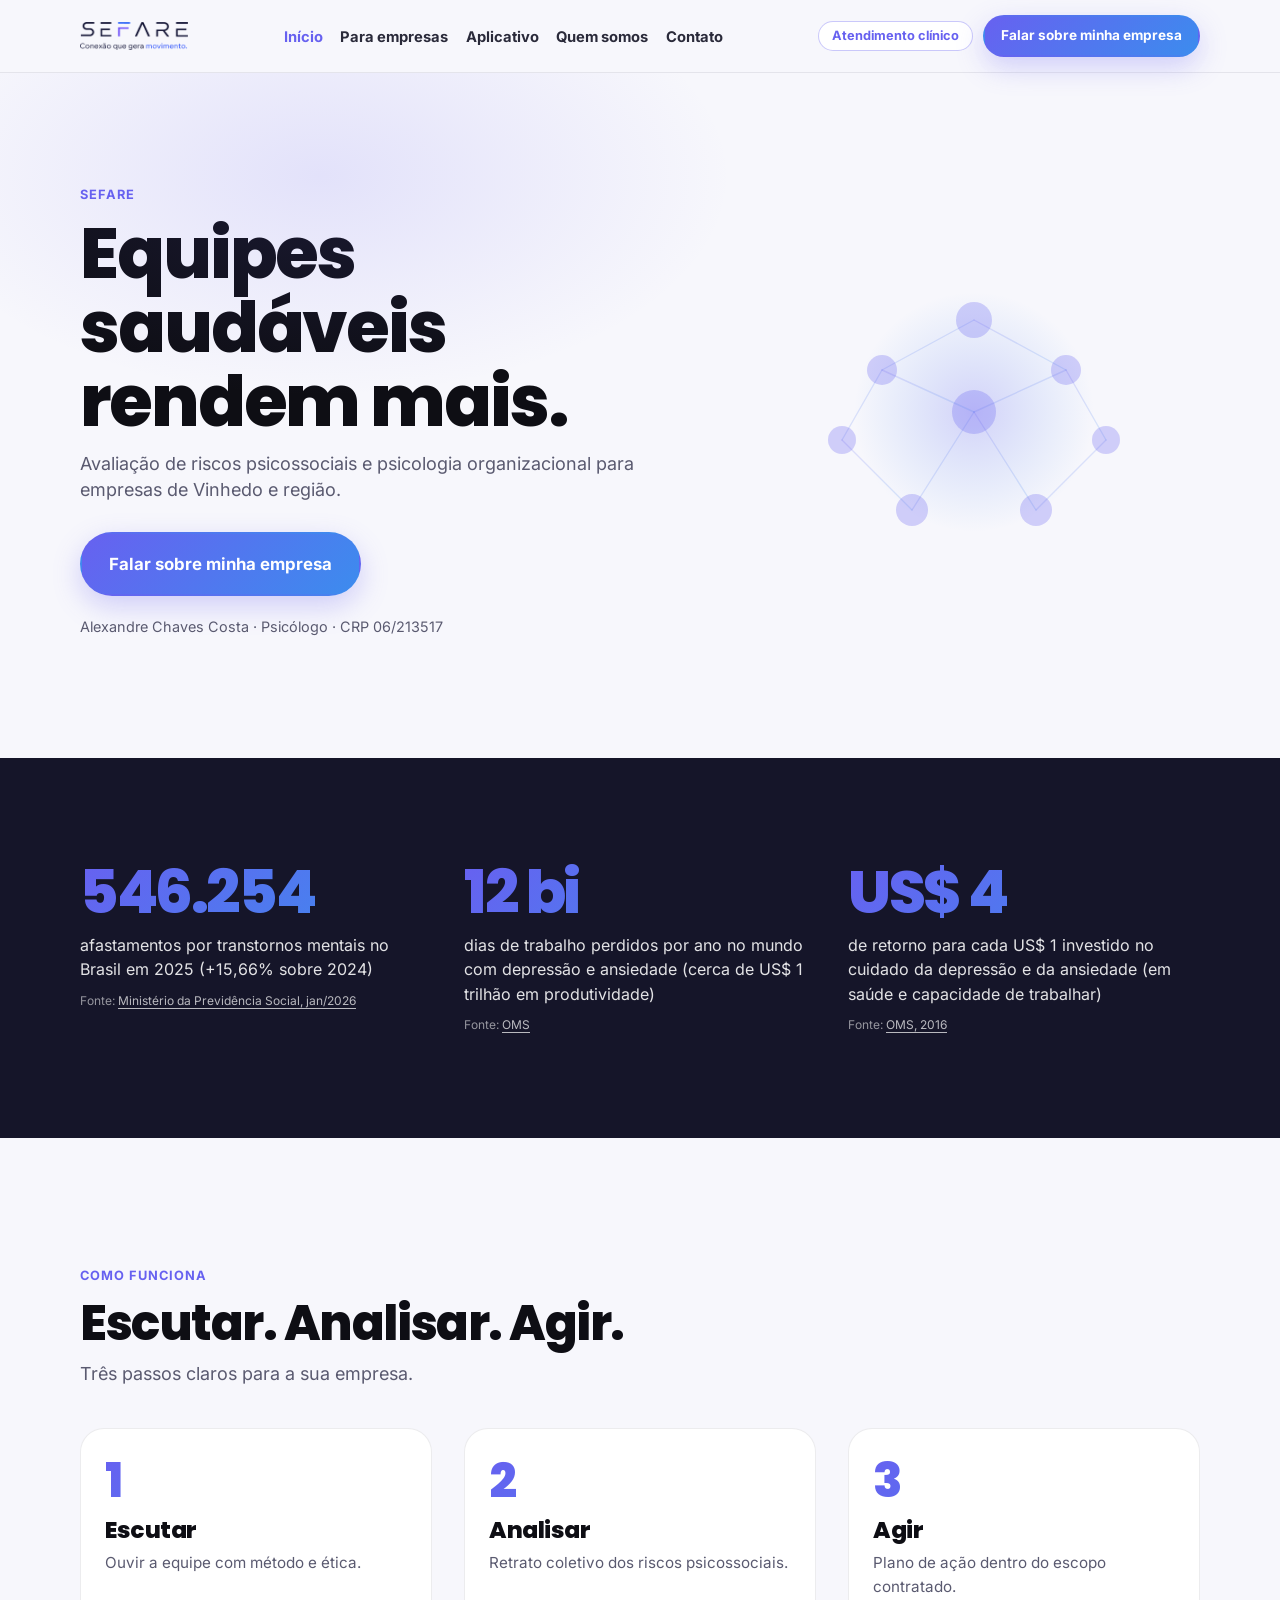
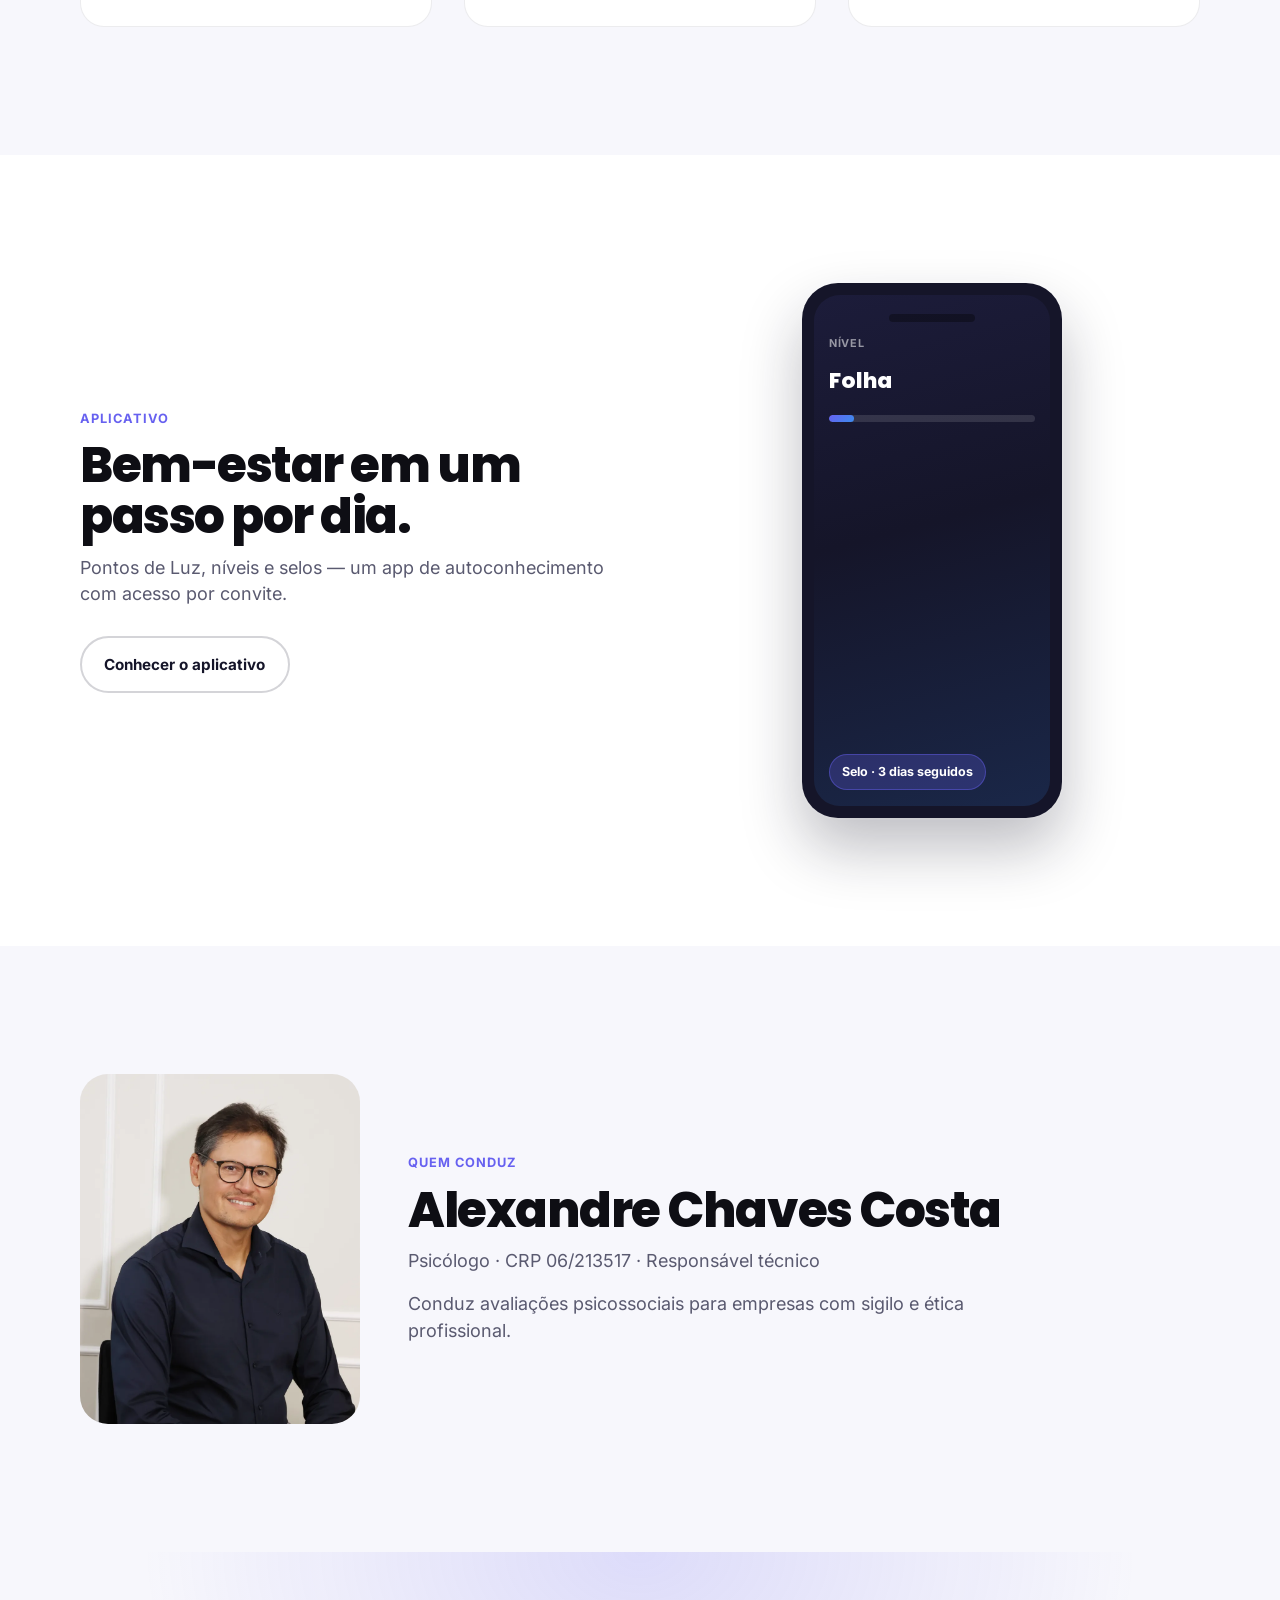
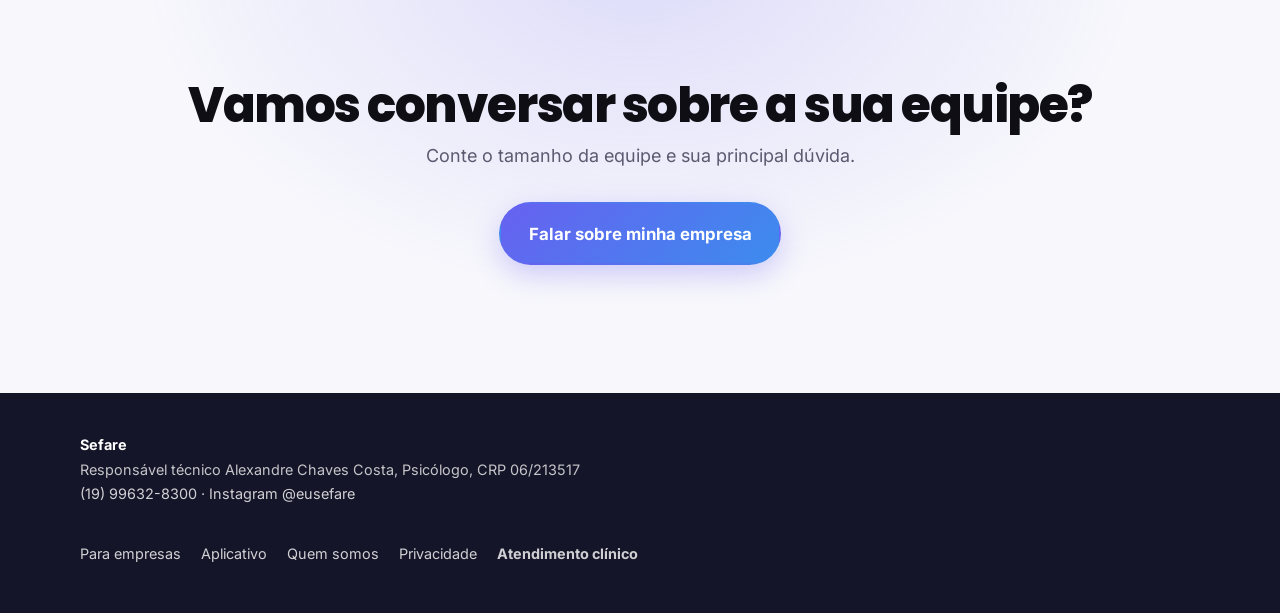
<file: index.html>
<!DOCTYPE html>
<html lang="pt-BR">
<head>
  <meta charset="utf-8">
  <meta name="viewport" content="width=device-width, initial-scale=1">
  <meta name="robots" content="noindex, nofollow">
  <title>Sefare — Psicologia organizacional para empresas</title>
  <meta name="description" content="Avaliação de riscos psicossociais e psicologia organizacional para empresas de Vinhedo e região. Aplicativo de bem-estar. Psicólogo · CRP 06/213517.">
  <link rel="icon" href="assets/img/favicon.png" type="image/png">
  <link rel="stylesheet" href="fonts.css">
  <link rel="stylesheet" href="style.css">
  <script>
    (function () {
      var h = document.documentElement;
      if (/(?:^\?|&)print=1(?:&|$)/.test(location.search || "")) h.classList.add("print-mode");
      if (window.matchMedia && matchMedia("(prefers-reduced-motion: reduce)").matches) h.classList.add("reduced-motion");
    })();
  </script>
</head>
<body>
  <a class="skip-link" href="#conteudo">Ir para o conteúdo</a>

  <header class="site-header">
    <div class="wrap header-inner">
      <a class="brand" href="index.html" aria-label="Sefare — início">
        <img class="brand-logo" src="assets/img/sefare-logo-transp-240.png" width="240" height="48" alt="Sefare">
      </a>
      <nav class="site-nav" id="menu-principal" aria-label="Principal">
        <ul>
          <li><a href="index.html" aria-current="page">Início</a></li>
          <li><a href="empresas.html">Para empresas</a></li>
          <li><a href="aplicativo.html">Aplicativo</a></li>
          <li><a href="quem-somos.html">Quem somos</a></li>
          <li><a href="contato.html">Contato</a></li>
          <li class="nav-clinica-m"><a href="https://neuroalexandrechaves.com" rel="noopener" target="_blank">Atendimento clínico</a></li>
          <li class="nav-wa-m"><a class="btn btn-primary btn-sm" href="https://wa.me/5519996328300?text=Ol%C3%A1%2C%20quero%20falar%20sobre%20a%20avalia%C3%A7%C3%A3o%20de%20riscos%20psicossociais%20da%20minha%20empresa">Falar sobre minha empresa</a></li>
        </ul>
      </nav>
      <div class="header-actions">
        <a class="btn-clinica" href="https://neuroalexandrechaves.com" rel="noopener" target="_blank">Atendimento clínico</a>
        <a class="btn btn-primary btn-sm header-wa" href="https://wa.me/5519996328300?text=Ol%C3%A1%2C%20quero%20falar%20sobre%20a%20avalia%C3%A7%C3%A3o%20de%20riscos%20psicossociais%20da%20minha%20empresa">Falar sobre minha empresa</a>
        <button class="nav-toggle" type="button" aria-expanded="false" aria-controls="menu-principal" aria-label="Abrir menu">
          <span class="nav-toggle-bars" aria-hidden="true"></span>
        </button>
      </div>
    </div>
  </header>

  <main id="conteudo">
    <section class="hero" aria-labelledby="hero-title">
      <div class="wrap hero-grid">
        <div>
          <p class="eyebrow">Sefare</p>
          <h1 id="hero-title">Equipes saudáveis rendem mais.</h1>
          <p class="lead">Avaliação de riscos psicossociais e psicologia organizacional para empresas de Vinhedo e região.</p>
          <div class="hero-ctas">
            <a class="btn btn-primary btn-lg" href="https://wa.me/5519996328300?text=Ol%C3%A1%2C%20quero%20falar%20sobre%20a%20avalia%C3%A7%C3%A3o%20de%20riscos%20psicossociais%20da%20minha%20empresa">Falar sobre minha empresa</a>
          </div>
          <p class="trust-line">Alexandre Chaves Costa · Psicólogo · CRP 06/213517</p>
        </div>
        <div class="hero-team" aria-hidden="true">
          <svg class="hero-team-svg" viewBox="0 0 420 340" focusable="false">
            <defs>
              <linearGradient id="team-line" x1="0%" y1="0%" x2="100%" y2="100%">
                <stop offset="0%" stop-color="#6761F0"/>
                <stop offset="100%" stop-color="#3C8CEE"/>
              </linearGradient>
              <radialGradient id="team-glow" cx="50%" cy="50%" r="50%">
                <stop offset="0%" stop-color="#6761F0" stop-opacity="0.45"/>
                <stop offset="100%" stop-color="#3C8CEE" stop-opacity="0"/>
              </radialGradient>
            </defs>
            <circle class="team-glow" cx="210" cy="170" r="120" fill="url(#team-glow)"/>
            <g class="team-lines" fill="none" stroke="url(#team-line)" stroke-width="1.4" stroke-linecap="round">
              <line class="team-line" style="--i:0" x1="210" y1="78" x2="118" y2="128"/>
              <line class="team-line" style="--i:1" x1="210" y1="78" x2="302" y2="128"/>
              <line class="team-line" style="--i:2" x1="118" y1="128" x2="78" y2="198"/>
              <line class="team-line" style="--i:3" x1="302" y1="128" x2="342" y2="198"/>
              <line class="team-line" style="--i:4" x1="118" y1="128" x2="210" y2="170"/>
              <line class="team-line" style="--i:5" x1="302" y1="128" x2="210" y2="170"/>
              <line class="team-line" style="--i:6" x1="78" y1="198" x2="148" y2="268"/>
              <line class="team-line" style="--i:7" x1="342" y1="198" x2="272" y2="268"/>
              <line class="team-line" style="--i:8" x1="210" y1="170" x2="148" y2="268"/>
              <line class="team-line" style="--i:9" x1="210" y1="170" x2="272" y2="268"/>
              <line class="team-line" style="--i:10" x1="148" y1="268" x2="272" y2="268"/>
            </g>
            <g class="team-nodes">
              <circle class="team-node" style="--i:0" cx="210" cy="78" r="18"/>
              <circle class="team-node" style="--i:1" cx="118" cy="128" r="15"/>
              <circle class="team-node" style="--i:2" cx="302" cy="128" r="15"/>
              <circle class="team-node" style="--i:3" cx="78" cy="198" r="14"/>
              <circle class="team-node" style="--i:4" cx="342" cy="198" r="14"/>
              <circle class="team-node" style="--i:5" cx="210" cy="170" r="22"/>
              <circle class="team-node" style="--i:6" cx="148" cy="268" r="16"/>
              <circle class="team-node" style="--i:7" cx="272" cy="268" r="16"/>
            </g>
          </svg>
        </div>
      </div>
    </section>

    <section class="impacto" aria-labelledby="impacto-title">
      <div class="wrap">
        <h2 id="impacto-title" class="visually-hidden" style="position:absolute;width:1px;height:1px;overflow:hidden;clip:rect(0,0,0,0)">Números que importam</h2>
        <div class="impacto-grid">
          <article class="impacto-item reveal">
            <p class="impacto-num"><span data-count="546254" data-format="br">546.254</span></p>
            <p class="impacto-texto">afastamentos por transtornos mentais no Brasil em 2025 (+15,66% sobre 2024)</p>
            <p class="impacto-fonte">Fonte: <a href="https://www.gov.br/previdencia/pt-br/noticias/2026/janeiro/previdencia-social-concede-546-254-beneficios-por-incapacidade-temporaria-por-transtornos-mentais-e-comportamentais" target="_blank" rel="noopener">Ministério da Previdência Social, jan/2026</a></p>
          </article>
          <article class="impacto-item reveal">
            <p class="impacto-num"><span data-count="12" data-suffix=" bi">12 bi</span></p>
            <p class="impacto-texto">dias de trabalho perdidos por ano no mundo com depressão e ansiedade (cerca de US$ 1 trilhão em produtividade)</p>
            <p class="impacto-fonte">Fonte: <a href="https://www.who.int/news-room/fact-sheets/detail/mental-health-at-work" target="_blank" rel="noopener">OMS</a></p>
          </article>
          <article class="impacto-item reveal">
            <p class="impacto-num"><span data-count="4" data-prefix="US$ ">US$ 4</span></p>
            <p class="impacto-texto">de retorno para cada US$ 1 investido no cuidado da depressão e da ansiedade (em saúde e capacidade de trabalhar)</p>
            <p class="impacto-fonte">Fonte: <a href="https://www.who.int/news/item/13-04-2016-investing-in-treatment-for-depression-and-anxiety-leads-to-fourfold-return" target="_blank" rel="noopener">OMS, 2016</a></p>
          </article>
        </div>
      </div>
    </section>

    <section class="section" id="como-funciona" aria-labelledby="como-title">
      <div class="wrap">
        <p class="eyebrow reveal">Como funciona</p>
        <h2 id="como-title" class="reveal">Escutar. Analisar. Agir.</h2>
        <p class="apoio reveal">Três passos claros para a sua empresa.</p>
        <div class="passos" style="margin-top:2.5rem">
          <article class="passo reveal">
            <div class="passo-n" aria-hidden="true">1</div>
            <h3>Escutar</h3>
            <p>Ouvir a equipe com método e ética.</p>
          </article>
          <article class="passo reveal">
            <div class="passo-n" aria-hidden="true">2</div>
            <h3>Analisar</h3>
            <p>Retrato coletivo dos riscos psicossociais.</p>
          </article>
          <article class="passo reveal">
            <div class="passo-n" aria-hidden="true">3</div>
            <h3>Agir</h3>
            <p>Plano de ação dentro do escopo contratado.</p>
          </article>
        </div>
      </div>
    </section>

    <section class="section section-alt" aria-labelledby="app-title">
      <div class="wrap app-teaser">
        <div class="reveal">
          <p class="eyebrow">Aplicativo</p>
          <h2 id="app-title">Bem-estar em um passo por dia.</h2>
          <p class="apoio">Pontos de Luz, níveis e selos — um app de autoconhecimento com acesso por convite.</p>
          <div class="hero-ctas">
            <a class="btn btn-ghost" href="aplicativo.html">Conhecer o aplicativo</a>
          </div>
        </div>
        <div class="phone reveal" aria-hidden="true">
          <div class="phone-screen">
            <div class="phone-notch"></div>
            <p class="phone-label">Nível</p>
            <p class="phone-level">Folha</p>
            <div class="phone-bar"><span></span></div>
            <div class="phone-badge">Selo · 3 dias seguidos</div>
          </div>
        </div>
      </div>
    </section>

    <section class="section" aria-labelledby="quem-title">
      <div class="wrap quem-grid">
        <img class="quem-foto reveal" src="assets/fotos-alexandre/alexandre-1-retrato-900x1125.webp" width="900" height="1125" alt="Alexandre Chaves Costa">
        <div class="reveal">
          <p class="eyebrow">Quem conduz</p>
          <h2 id="quem-title">Alexandre Chaves Costa</h2>
          <p class="apoio">Psicólogo · CRP 06/213517 · Responsável técnico</p>
          <p class="apoio" style="margin-top:1rem">Conduz avaliações psicossociais para empresas com sigilo e ética profissional.</p>
        </div>
      </div>
    </section>

    <section class="cta-final" aria-labelledby="cta-title">
      <div class="wrap">
        <h2 id="cta-title">Vamos conversar sobre a sua equipe?</h2>
        <p class="apoio">Conte o tamanho da equipe e sua principal dúvida.</p>
        <a class="btn btn-primary btn-lg" href="https://wa.me/5519996328300?text=Ol%C3%A1%2C%20quero%20falar%20sobre%20a%20avalia%C3%A7%C3%A3o%20de%20riscos%20psicossociais%20da%20minha%20empresa">Falar sobre minha empresa</a>
      </div>
    </section>
  </main>

  <footer class="site-footer">
    <div class="wrap footer-inner">
      <p class="footer-meta">
        <strong>Sefare</strong><br>
        Responsável técnico Alexandre Chaves Costa, Psicólogo, CRP 06/213517<br>
        <a href="https://wa.me/5519996328300?text=Ol%C3%A1%2C%20quero%20falar%20sobre%20a%20avalia%C3%A7%C3%A3o%20de%20riscos%20psicossociais%20da%20minha%20empresa">(19) 99632-8300</a>
        ·
        <a href="https://www.instagram.com/eusefare/" rel="noopener" target="_blank">Instagram @eusefare</a>
      </p>
      <nav class="footer-links" aria-label="Links do rodapé">
        <a href="empresas.html">Para empresas</a>
        <a href="aplicativo.html">Aplicativo</a>
        <a href="quem-somos.html">Quem somos</a>
        <a href="contato.html#privacidade">Privacidade</a>
        <a class="btn-clinica btn-clinica-rodape" href="https://neuroalexandrechaves.com" rel="noopener" target="_blank">Atendimento clínico</a>
      </nav>
    </div>
  </footer>

  <div class="wa-bar">
    <a class="btn btn-primary" href="https://wa.me/5519996328300?text=Ol%C3%A1%2C%20quero%20falar%20sobre%20a%20avalia%C3%A7%C3%A3o%20de%20riscos%20psicossociais%20da%20minha%20empresa">Falar sobre minha empresa</a>
  </div>

  <script src="site.js" defer></script>
</body>
</html>
</file>
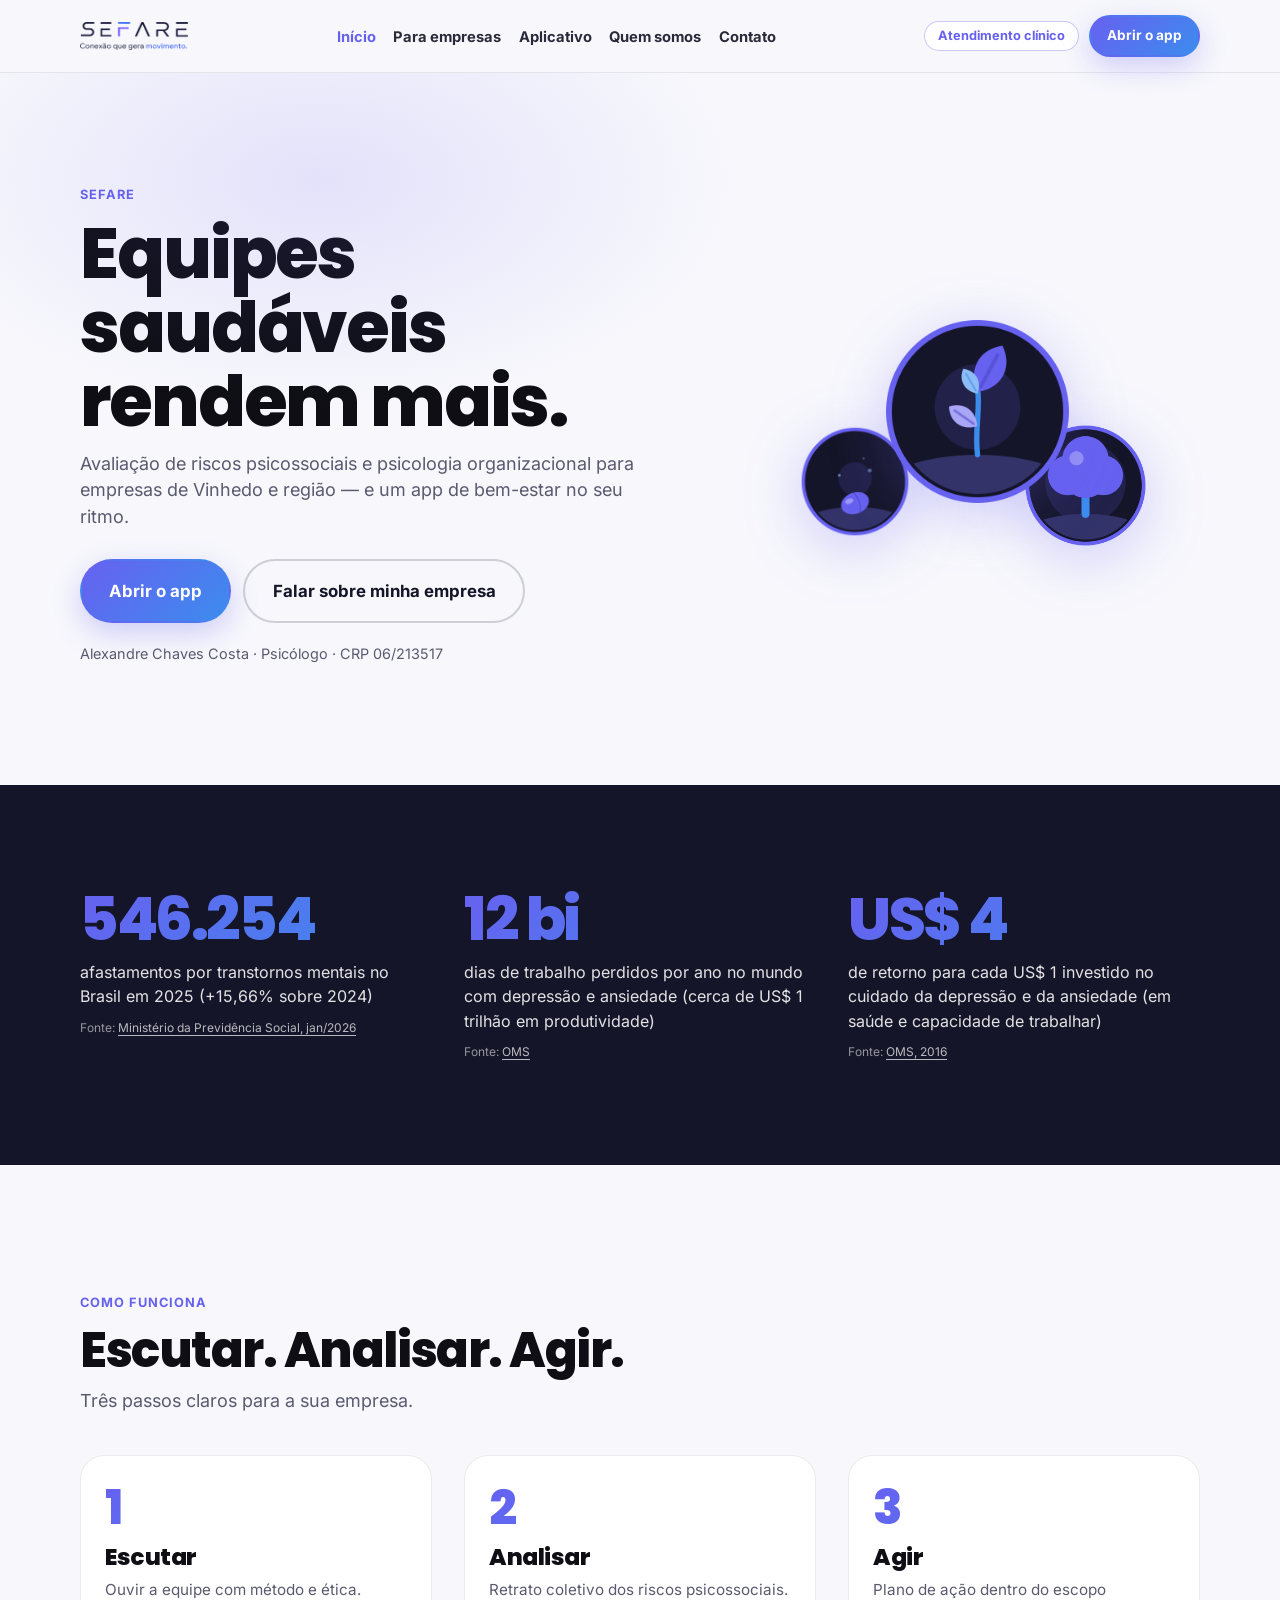
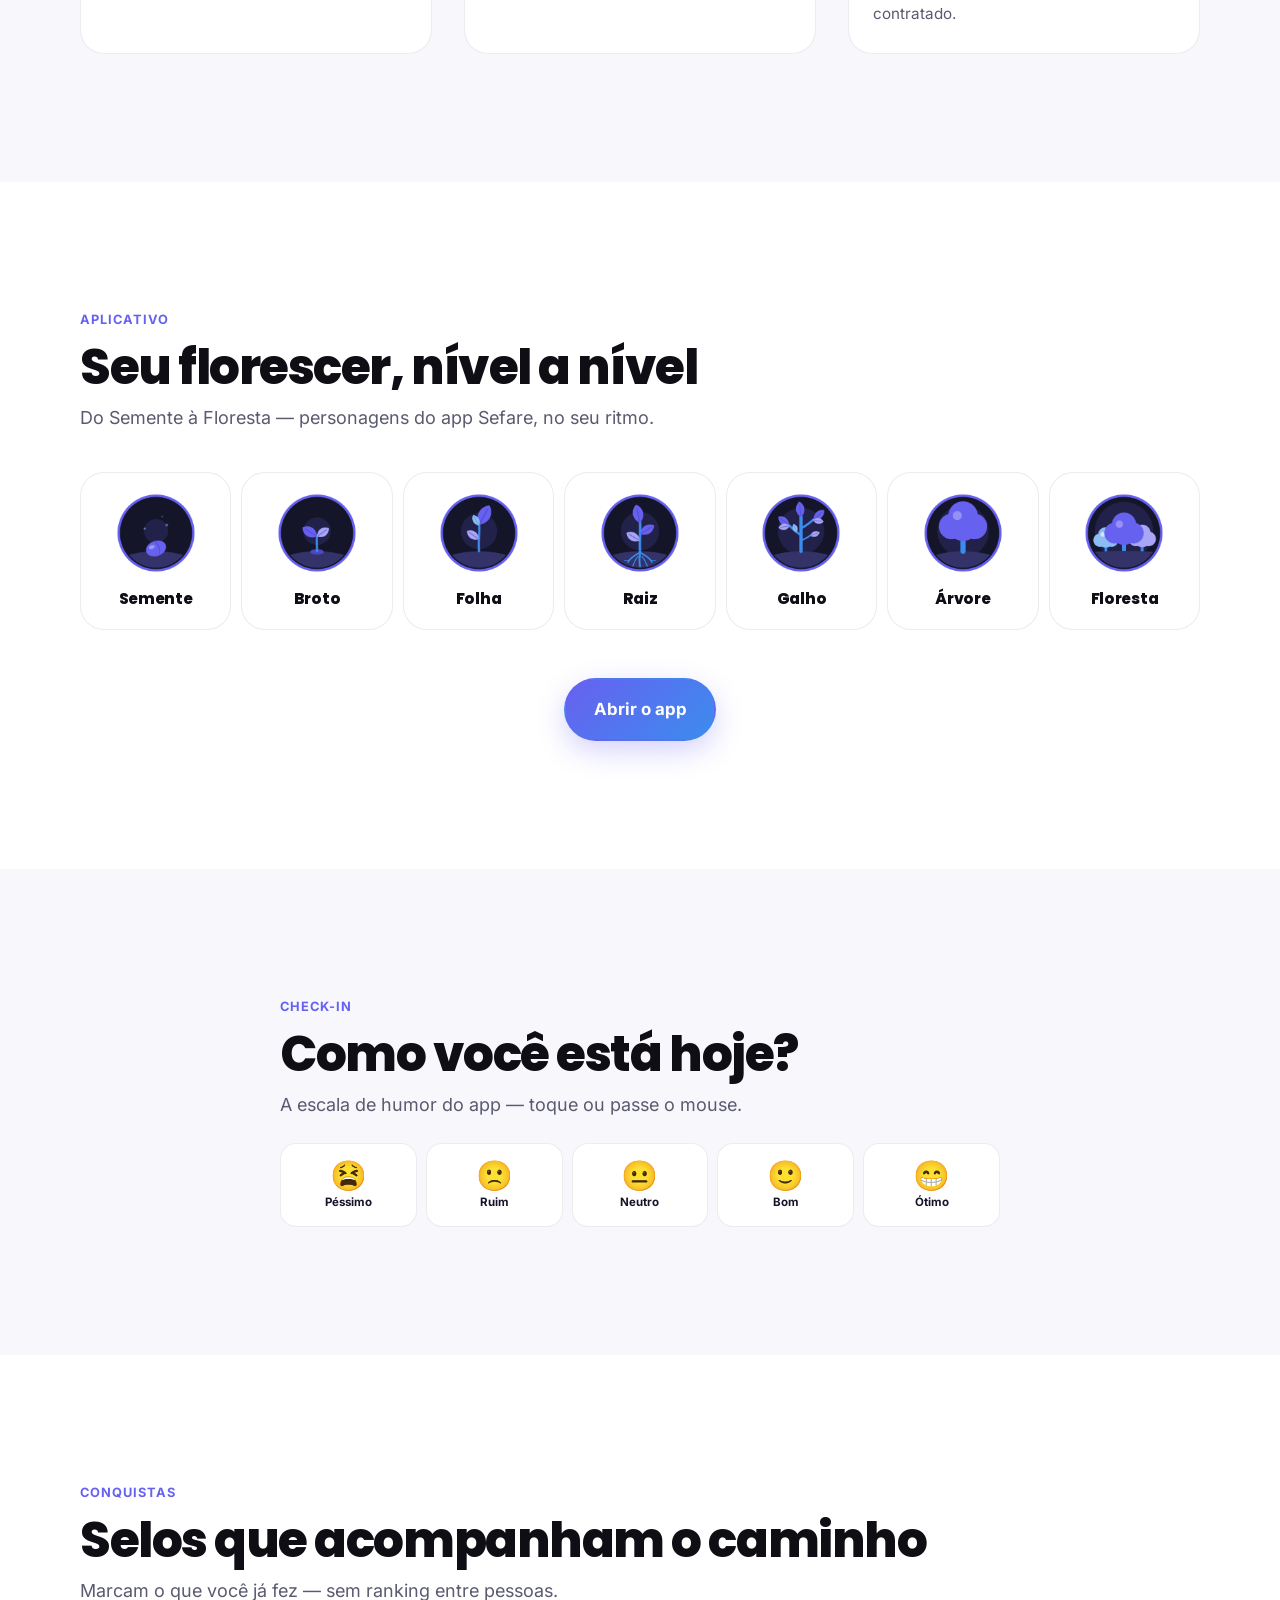
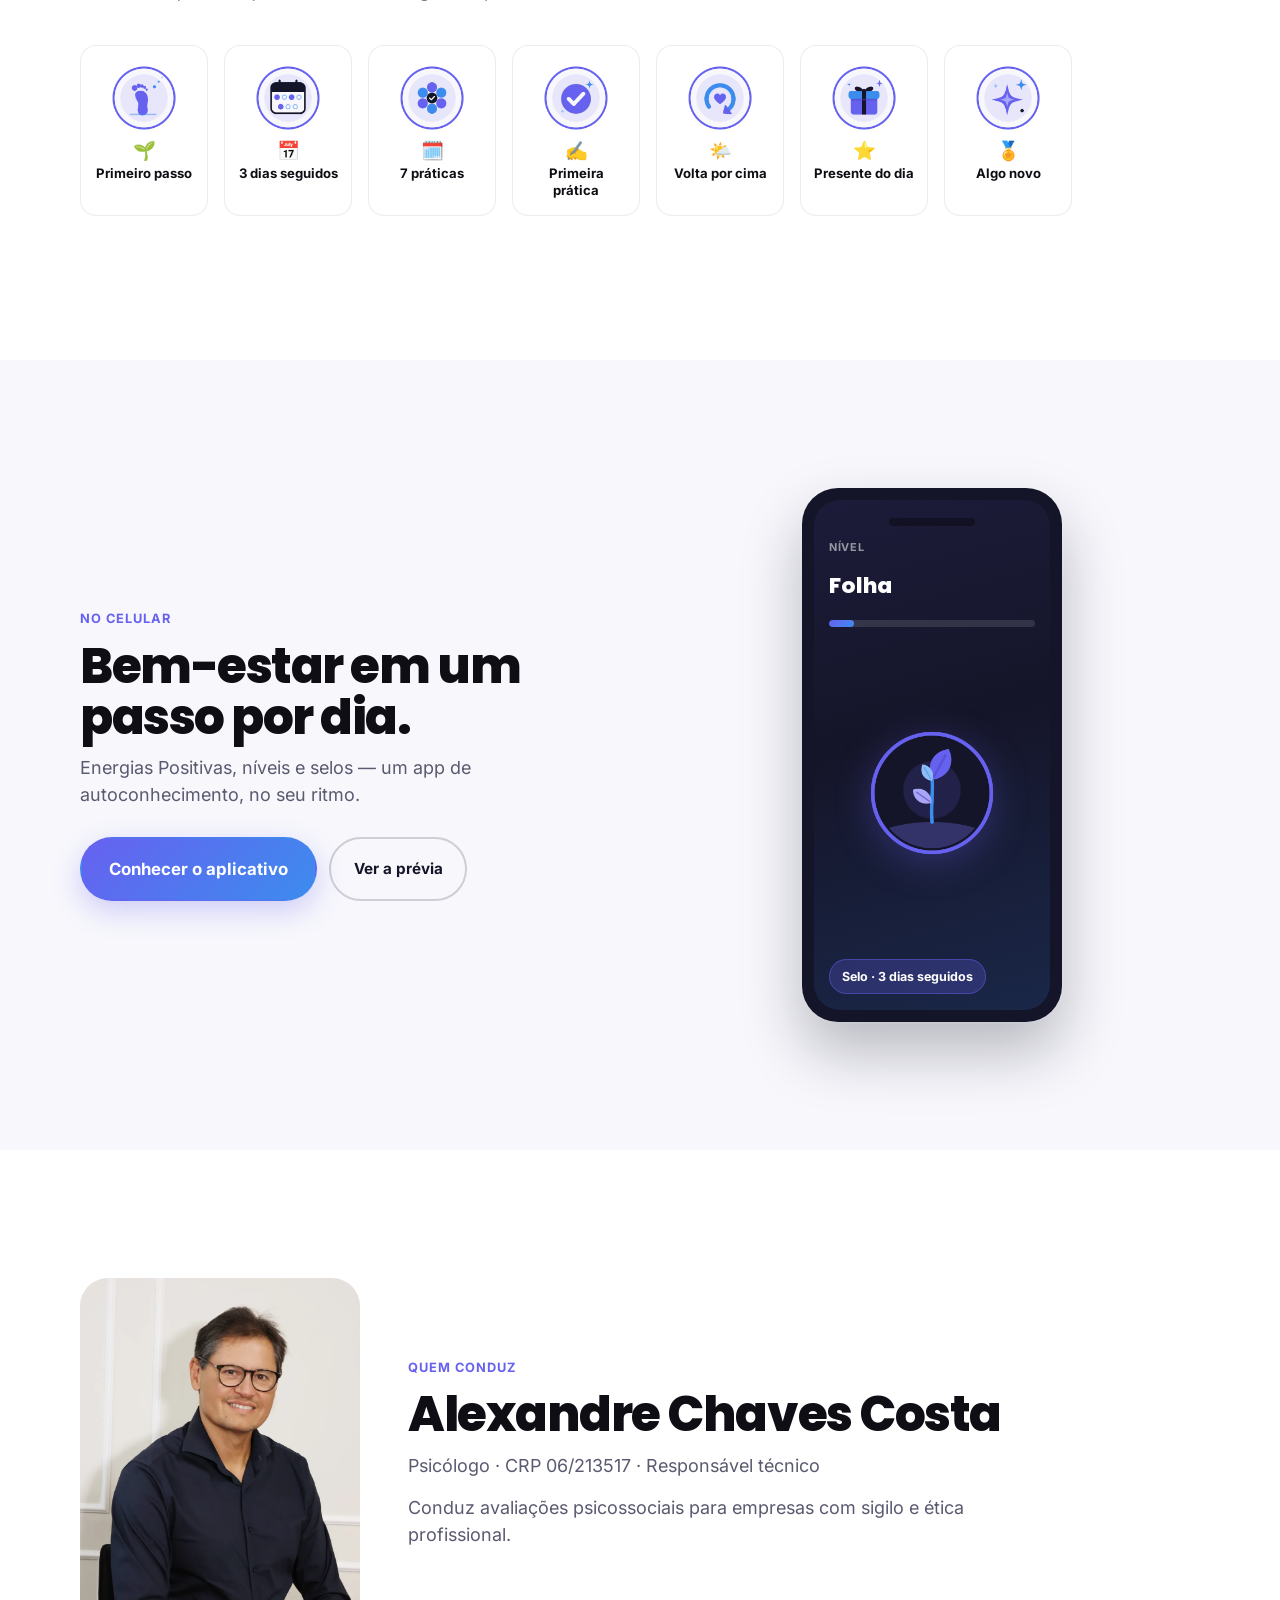
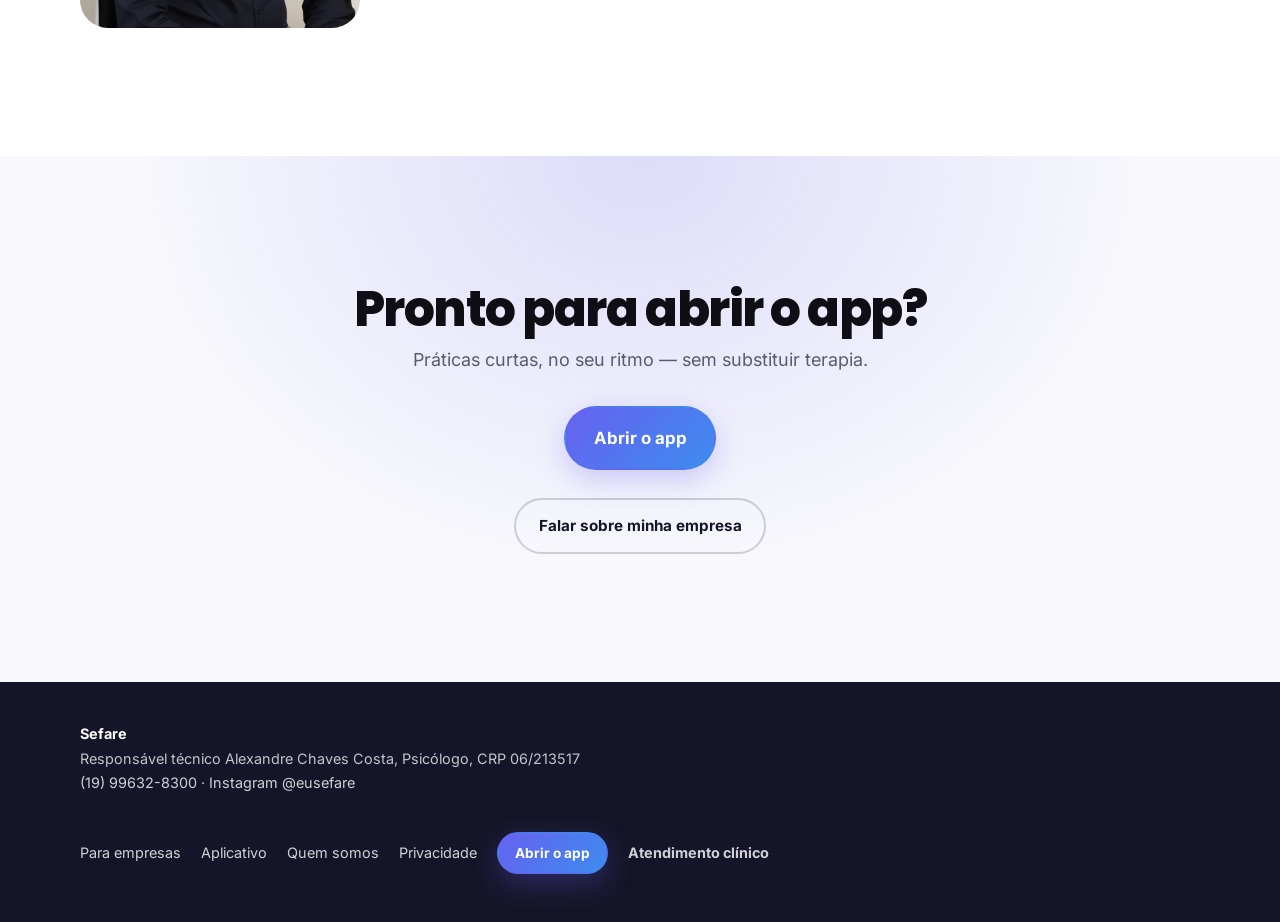
<file: v5-app/index.html>
<!DOCTYPE html>
<html lang="pt-BR">
<head>
  <meta charset="utf-8">
  <meta name="viewport" content="width=device-width, initial-scale=1">
  <meta name="robots" content="noindex, nofollow">
  <title>Sefare — Psicologia organizacional e aplicativo</title>
  <meta name="description" content="Avaliação de riscos psicossociais e psicologia organizacional para empresas de Vinhedo e região. Aplicativo de bem-estar. Psicólogo · CRP 06/213517.">
  <link rel="icon" href="assets/img/favicon.png" type="image/png">
  <link rel="stylesheet" href="fonts.css">
  <link rel="stylesheet" href="style.css">
  <script>
    (function () {
      var h = document.documentElement;
      if (/(?:^\?|&)print=1(?:&|$)/.test(location.search || "")) h.classList.add("print-mode");
      if (window.matchMedia && matchMedia("(prefers-reduced-motion: reduce)").matches) h.classList.add("reduced-motion");
    })();
  </script>
</head>
<body>
  <a class="skip-link" href="#conteudo">Ir para o conteúdo</a>

  <header class="site-header">
    <div class="wrap header-inner">
      <a class="brand" href="index.html" aria-label="Sefare — início">
        <img class="brand-logo" src="assets/img/sefare-logo-transp-240.png" width="240" height="48" alt="Sefare">
      </a>
      <nav class="site-nav" id="menu-principal" aria-label="Principal">
        <ul>
          <li><a href="index.html" aria-current="page">Início</a></li>
          <li><a href="empresas.html">Para empresas</a></li>
          <li><a href="https://sefare.com.br/aplicativo/">Aplicativo</a></li>
          <li><a href="quem-somos.html">Quem somos</a></li>
          <li><a href="contato.html">Contato</a></li>
          <li class="nav-clinica-m"><a href="https://neuroalexandrechaves.com" rel="noopener" target="_blank">Atendimento clínico</a></li>
          <li class="nav-wa-m"><a class="btn btn-primary btn-sm" href="https://sefare.com.br/aplicativo/">Abrir o app</a></li>
        </ul>
      </nav>
      <div class="header-actions">
        <a class="btn-clinica" href="https://neuroalexandrechaves.com" rel="noopener" target="_blank">Atendimento clínico</a>
        <a class="btn btn-primary btn-sm header-wa" href="https://sefare.com.br/aplicativo/">Abrir o app</a>
        <button class="nav-toggle" type="button" aria-expanded="false" aria-controls="menu-principal" aria-label="Abrir menu">
          <span class="nav-toggle-bars" aria-hidden="true"></span>
        </button>
      </div>
    </div>
  </header>

  <main id="conteudo">
    <section class="hero" aria-labelledby="hero-title">
      <div class="wrap hero-grid">
        <div>
          <p class="eyebrow">Sefare</p>
          <h1 id="hero-title">Equipes saudáveis rendem mais.</h1>
          <p class="lead">Avaliação de riscos psicossociais e psicologia organizacional para empresas de Vinhedo e região — e um app de bem-estar no seu ritmo.</p>
          <div class="hero-ctas">
            <a class="btn btn-primary btn-lg" href="https://sefare.com.br/aplicativo/">Abrir o app</a>
            <a class="btn btn-ghost btn-lg" href="https://wa.me/5519996328300?text=Ol%C3%A1%2C%20quero%20falar%20sobre%20a%20avalia%C3%A7%C3%A3o%20de%20riscos%20psicossociais%20da%20minha%20empresa">Falar sobre minha empresa</a>
          </div>
          <p class="trust-line">Alexandre Chaves Costa · Psicólogo · CRP 06/213517</p>
        </div>
        <div class="hero-cast" aria-hidden="true">
          <img class="hero-cast-img anim-float" style="--i:0" src="assets/app/nivel-3-folha.png" width="256" height="256" alt="">
          <img class="hero-cast-img anim-breathe" style="--i:1" src="assets/app/nivel-1-semente.png" width="180" height="180" alt="">
          <img class="hero-cast-img anim-glow" style="--i:2" src="assets/app/nivel-6-arvore.png" width="200" height="200" alt="">
        </div>
      </div>
    </section>

    <section class="impacto" aria-labelledby="impacto-title">
      <div class="wrap">
        <h2 id="impacto-title" class="visually-hidden" style="position:absolute;width:1px;height:1px;overflow:hidden;clip:rect(0,0,0,0)">Números que importam</h2>
        <div class="impacto-grid">
          <article class="impacto-item reveal">
            <p class="impacto-num"><span data-count="546254" data-format="br">546.254</span></p>
            <p class="impacto-texto">afastamentos por transtornos mentais no Brasil em 2025 (+15,66% sobre 2024)</p>
            <p class="impacto-fonte">Fonte: <a href="https://www.gov.br/previdencia/pt-br/noticias/2026/janeiro/previdencia-social-concede-546-254-beneficios-por-incapacidade-temporaria-por-transtornos-mentais-e-comportamentais" target="_blank" rel="noopener">Ministério da Previdência Social, jan/2026</a></p>
          </article>
          <article class="impacto-item reveal">
            <p class="impacto-num"><span data-count="12" data-suffix=" bi">12 bi</span></p>
            <p class="impacto-texto">dias de trabalho perdidos por ano no mundo com depressão e ansiedade (cerca de US$ 1 trilhão em produtividade)</p>
            <p class="impacto-fonte">Fonte: <a href="https://www.who.int/news-room/fact-sheets/detail/mental-health-at-work" target="_blank" rel="noopener">OMS</a></p>
          </article>
          <article class="impacto-item reveal">
            <p class="impacto-num"><span data-count="4" data-prefix="US$ ">US$ 4</span></p>
            <p class="impacto-texto">de retorno para cada US$ 1 investido no cuidado da depressão e da ansiedade (em saúde e capacidade de trabalhar)</p>
            <p class="impacto-fonte">Fonte: <a href="https://www.who.int/news/item/13-04-2016-investing-in-treatment-for-depression-and-anxiety-leads-to-fourfold-return" target="_blank" rel="noopener">OMS, 2016</a></p>
          </article>
        </div>
      </div>
    </section>

    <section class="section" id="como-funciona" aria-labelledby="como-title">
      <div class="wrap">
        <p class="eyebrow reveal">Como funciona</p>
        <h2 id="como-title" class="reveal">Escutar. Analisar. Agir.</h2>
        <p class="apoio reveal">Três passos claros para a sua empresa.</p>
        <div class="passos" style="margin-top:2.5rem">
          <article class="passo reveal">
            <div class="passo-n" aria-hidden="true">1</div>
            <h3>Escutar</h3>
            <p>Ouvir a equipe com método e ética.</p>
          </article>
          <article class="passo reveal">
            <div class="passo-n" aria-hidden="true">2</div>
            <h3>Analisar</h3>
            <p>Retrato coletivo dos riscos psicossociais.</p>
          </article>
          <article class="passo reveal">
            <div class="passo-n" aria-hidden="true">3</div>
            <h3>Agir</h3>
            <p>Plano de ação dentro do escopo contratado.</p>
          </article>
        </div>
      </div>
    </section>

    <section class="section section-alt" id="florescer" aria-labelledby="florescer-title">
      <div class="wrap">
        <p class="eyebrow reveal">Aplicativo</p>
        <h2 id="florescer-title" class="reveal">Seu florescer, nível a nível</h2>
        <p class="apoio reveal">Do Semente à Floresta — personagens do app Sefare, no seu ritmo.</p>
        <div class="niveis-scroll reveal" tabindex="0" role="region" aria-label="Níveis do aplicativo">
          <ul class="niveis-track">
            <li class="nivel-card">
              <img class="nivel-img anim-float" style="--i:0" src="assets/app/nivel-1-semente.png" width="160" height="160" alt="">
              <strong>Semente</strong>
            </li>
            <li class="nivel-card">
              <img class="nivel-img anim-breathe" style="--i:1" src="assets/app/nivel-2-broto.png" width="160" height="160" alt="">
              <strong>Broto</strong>
            </li>
            <li class="nivel-card">
              <img class="nivel-img anim-glow" style="--i:2" src="assets/app/nivel-3-folha.png" width="160" height="160" alt="">
              <strong>Folha</strong>
            </li>
            <li class="nivel-card">
              <img class="nivel-img anim-float" style="--i:3" src="assets/app/nivel-4-raiz.png" width="160" height="160" alt="">
              <strong>Raiz</strong>
            </li>
            <li class="nivel-card">
              <img class="nivel-img anim-breathe" style="--i:4" src="assets/app/nivel-5-galho.png" width="160" height="160" alt="">
              <strong>Galho</strong>
            </li>
            <li class="nivel-card">
              <img class="nivel-img anim-glow" style="--i:5" src="assets/app/nivel-6-arvore.png" width="160" height="160" alt="">
              <strong>Árvore</strong>
            </li>
            <li class="nivel-card">
              <img class="nivel-img anim-float" style="--i:6" src="assets/app/nivel-7-floresta.png" width="160" height="160" alt="">
              <strong>Floresta</strong>
            </li>
          </ul>
        </div>
        <div class="hero-ctas reveal" style="justify-content:center;margin-top:2rem">
          <a class="btn btn-primary btn-lg" href="https://sefare.com.br/aplicativo/">Abrir o app</a>
        </div>
      </div>
    </section>

    <section class="section" aria-labelledby="humor-home-title">
      <div class="wrap" style="max-width:720px">
        <p class="eyebrow reveal">Check-in</p>
        <h2 id="humor-home-title" class="reveal">Como você está hoje?</h2>
        <p class="apoio reveal">A escala de humor do app — toque ou passe o mouse.</p>
        <div class="mood-strip reveal" role="group" aria-label="Escala de humor">
          <button type="button" class="mood-chip" aria-label="Péssimo"><span class="mood-emoji anim-hop" style="--i:0" aria-hidden="true">😫</span><span>Péssimo</span></button>
          <button type="button" class="mood-chip" aria-label="Ruim"><span class="mood-emoji anim-hop" style="--i:1" aria-hidden="true">🙁</span><span>Ruim</span></button>
          <button type="button" class="mood-chip" aria-label="Neutro"><span class="mood-emoji anim-hop" style="--i:2" aria-hidden="true">😐</span><span>Neutro</span></button>
          <button type="button" class="mood-chip" aria-label="Bom"><span class="mood-emoji anim-hop" style="--i:3" aria-hidden="true">🙂</span><span>Bom</span></button>
          <button type="button" class="mood-chip" aria-label="Ótimo"><span class="mood-emoji anim-hop" style="--i:4" aria-hidden="true">😁</span><span>Ótimo</span></button>
        </div>
      </div>
    </section>

    <section class="section section-alt" aria-labelledby="conquistas-home-title">
      <div class="wrap">
        <p class="eyebrow reveal">Conquistas</p>
        <h2 id="conquistas-home-title" class="reveal">Selos que acompanham o caminho</h2>
        <p class="apoio reveal">Marcam o que você já fez — sem ranking entre pessoas.</p>
        <div class="conquistas-scroll reveal" tabindex="0" role="region" aria-label="Conquistas do aplicativo">
          <ul class="conquistas-track">
            <li class="conquista-card">
              <img src="assets/app/conquista-primeiro-passo.png" width="96" height="96" alt="">
              <span class="conquista-emoji anim-shine" style="--i:0" aria-hidden="true">🌱</span>
              <strong>Primeiro passo</strong>
            </li>
            <li class="conquista-card">
              <img src="assets/app/conquista-semana-de-3-dias.png" width="96" height="96" alt="">
              <span class="conquista-emoji anim-shine" style="--i:1" aria-hidden="true">📅</span>
              <strong>3 dias seguidos</strong>
            </li>
            <li class="conquista-card">
              <img src="assets/app/conquista-7-praticas-total.png" width="96" height="96" alt="">
              <span class="conquista-emoji anim-shine" style="--i:2" aria-hidden="true">🗓️</span>
              <strong>7 práticas</strong>
            </li>
            <li class="conquista-card">
              <img src="assets/app/conquista-primeira-pratica.png" width="96" height="96" alt="">
              <span class="conquista-emoji anim-shine" style="--i:3" aria-hidden="true">✍️</span>
              <strong>Primeira prática</strong>
            </li>
            <li class="conquista-card">
              <img src="assets/app/conquista-voltou-depois-de-pausa.png" width="96" height="96" alt="">
              <span class="conquista-emoji anim-shine" style="--i:4" aria-hidden="true">🌤️</span>
              <strong>Volta por cima</strong>
            </li>
            <li class="conquista-card">
              <img src="assets/app/conquista-presente-do-dia.png" width="96" height="96" alt="">
              <span class="conquista-emoji anim-shine" style="--i:5" aria-hidden="true">⭐</span>
              <strong>Presente do dia</strong>
            </li>
            <li class="conquista-card">
              <img src="assets/app/conquista-experimentou-algo-novo.png" width="96" height="96" alt="">
              <span class="conquista-emoji anim-shine" style="--i:6" aria-hidden="true">🏅</span>
              <strong>Algo novo</strong>
            </li>
          </ul>
        </div>
      </div>
    </section>

    <section class="section" aria-labelledby="app-title">
      <div class="wrap app-teaser">
        <div class="reveal">
          <p class="eyebrow">No celular</p>
          <h2 id="app-title">Bem-estar em um passo por dia.</h2>
          <p class="apoio">Energias Positivas, níveis e selos — um app de autoconhecimento, no seu ritmo.</p>
          <div class="hero-ctas">
            <a class="btn btn-primary btn-lg" href="https://sefare.com.br/aplicativo/">Conhecer o aplicativo</a>
            <a class="btn btn-ghost" href="aplicativo.html">Ver a prévia</a>
          </div>
        </div>
        <div class="phone reveal" aria-hidden="true">
          <div class="phone-screen">
            <div class="phone-notch"></div>
            <p class="phone-label">Nível</p>
            <p class="phone-level">Folha</p>
            <div class="phone-bar"><span></span></div>
            <div class="phone-plant">
              <img class="phone-plant-img anim-breathe" style="--i:0" src="assets/app/nivel-3-folha.png" width="140" height="140" alt="">
            </div>
            <div class="phone-badge">Selo · 3 dias seguidos</div>
          </div>
        </div>
      </div>
    </section>

    <section class="section section-alt" aria-labelledby="quem-title">
      <div class="wrap quem-grid">
        <img class="quem-foto reveal" src="assets/fotos-alexandre/alexandre-1-retrato-900x1125.webp" width="900" height="1125" alt="Alexandre Chaves Costa">
        <div class="reveal">
          <p class="eyebrow">Quem conduz</p>
          <h2 id="quem-title">Alexandre Chaves Costa</h2>
          <p class="apoio">Psicólogo · CRP 06/213517 · Responsável técnico</p>
          <p class="apoio" style="margin-top:1rem">Conduz avaliações psicossociais para empresas com sigilo e ética profissional.</p>
        </div>
      </div>
    </section>

    <section class="cta-final" aria-labelledby="cta-title">
      <div class="wrap">
        <h2 id="cta-title">Pronto para abrir o app?</h2>
        <p class="apoio">Práticas curtas, no seu ritmo — sem substituir terapia.</p>
        <a class="btn btn-primary btn-lg" href="https://sefare.com.br/aplicativo/">Abrir o app</a>
        <p class="trust-line" style="margin-top:1.5rem">
          <a class="btn btn-ghost" href="https://wa.me/5519996328300?text=Ol%C3%A1%2C%20quero%20falar%20sobre%20a%20avalia%C3%A7%C3%A3o%20de%20riscos%20psicossociais%20da%20minha%20empresa">Falar sobre minha empresa</a>
        </p>
      </div>
    </section>
  </main>

  <footer class="site-footer">
    <div class="wrap footer-inner">
      <p class="footer-meta">
        <strong>Sefare</strong><br>
        Responsável técnico Alexandre Chaves Costa, Psicólogo, CRP 06/213517<br>
        <a href="https://wa.me/5519996328300?text=Ol%C3%A1%2C%20quero%20falar%20sobre%20a%20avalia%C3%A7%C3%A3o%20de%20riscos%20psicossociais%20da%20minha%20empresa">(19) 99632-8300</a>
        ·
        <a href="https://www.instagram.com/eusefare/" rel="noopener" target="_blank">Instagram @eusefare</a>
      </p>
      <nav class="footer-links" aria-label="Links do rodapé">
        <a href="empresas.html">Para empresas</a>
        <a href="https://sefare.com.br/aplicativo/">Aplicativo</a>
        <a href="quem-somos.html">Quem somos</a>
        <a href="contato.html#privacidade">Privacidade</a>
        <a class="btn btn-primary btn-sm" href="https://sefare.com.br/aplicativo/">Abrir o app</a>
        <a class="btn-clinica btn-clinica-rodape" href="https://neuroalexandrechaves.com" rel="noopener" target="_blank">Atendimento clínico</a>
      </nav>
    </div>
  </footer>

  <div class="wa-bar">
    <a class="btn btn-primary" href="https://sefare.com.br/aplicativo/">Abrir o app</a>
  </div>

  <script src="site.js" defer></script>
</body>
</html>
</file>
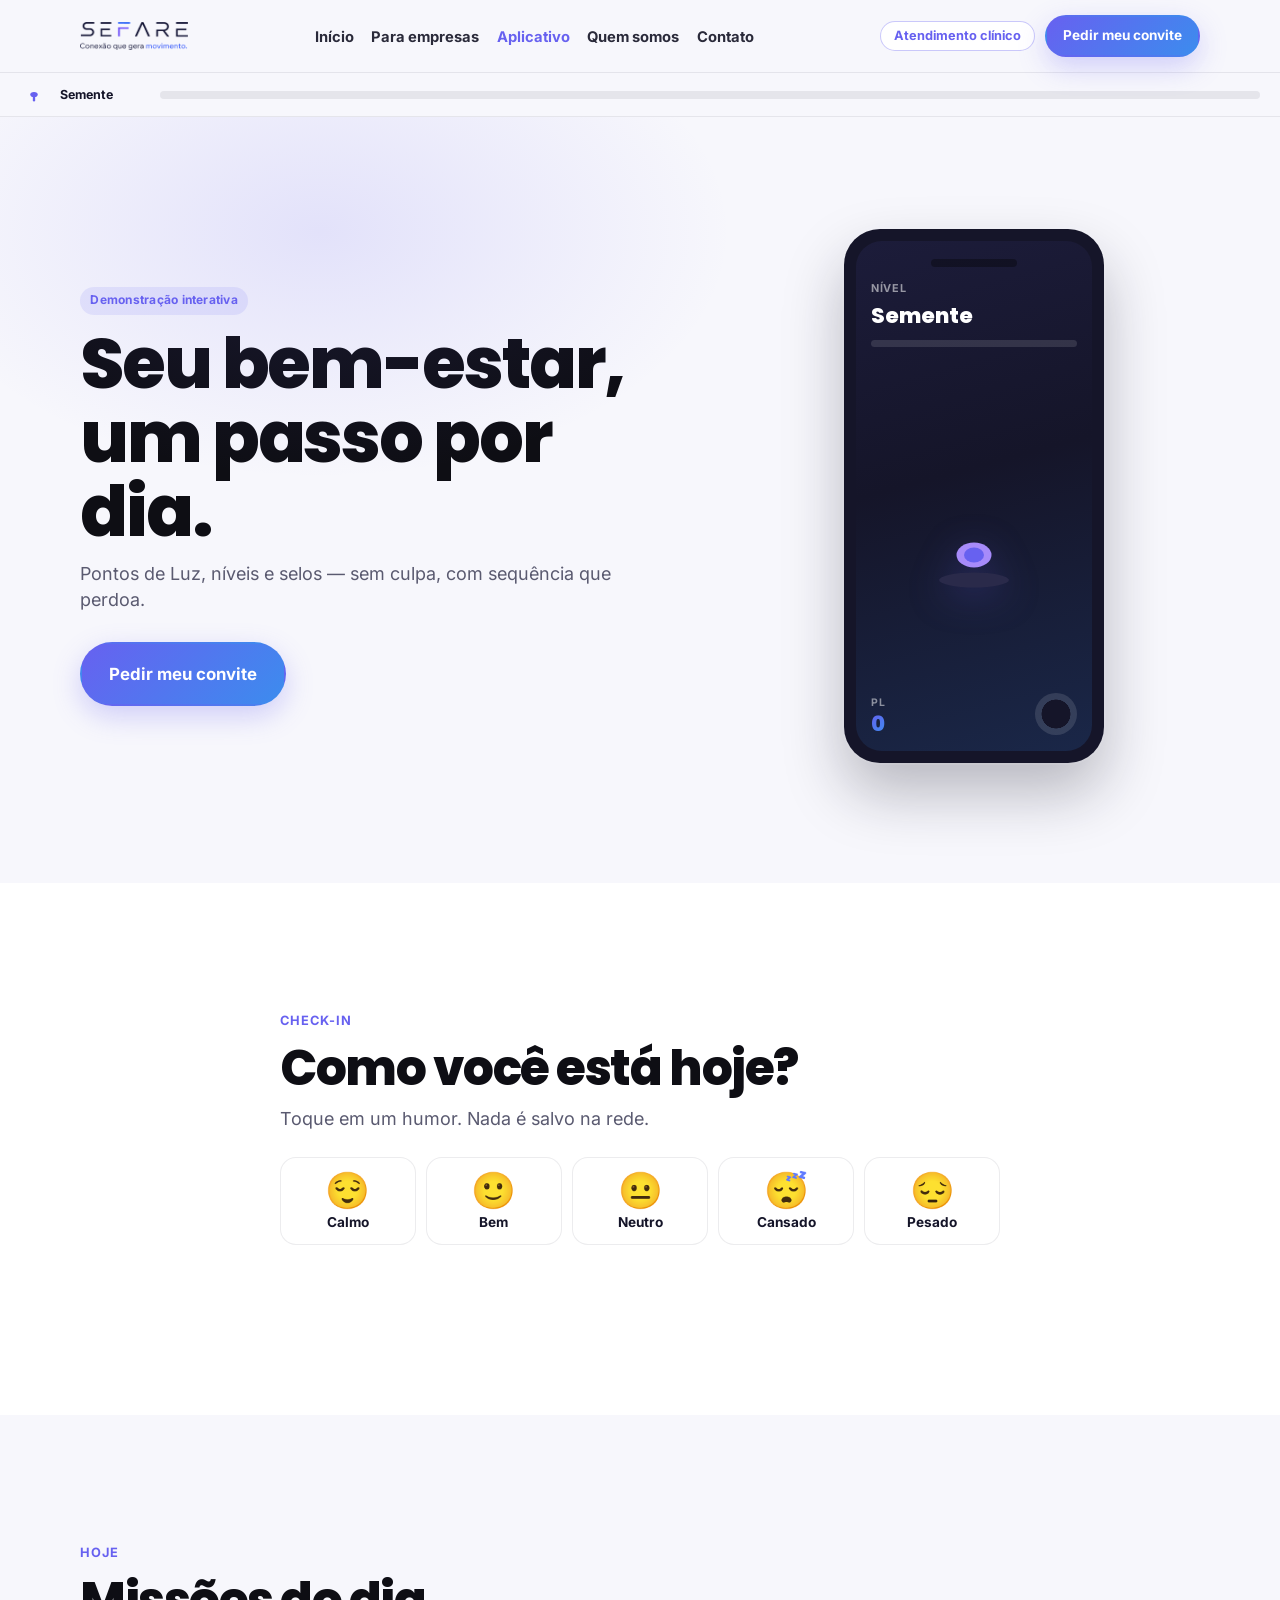
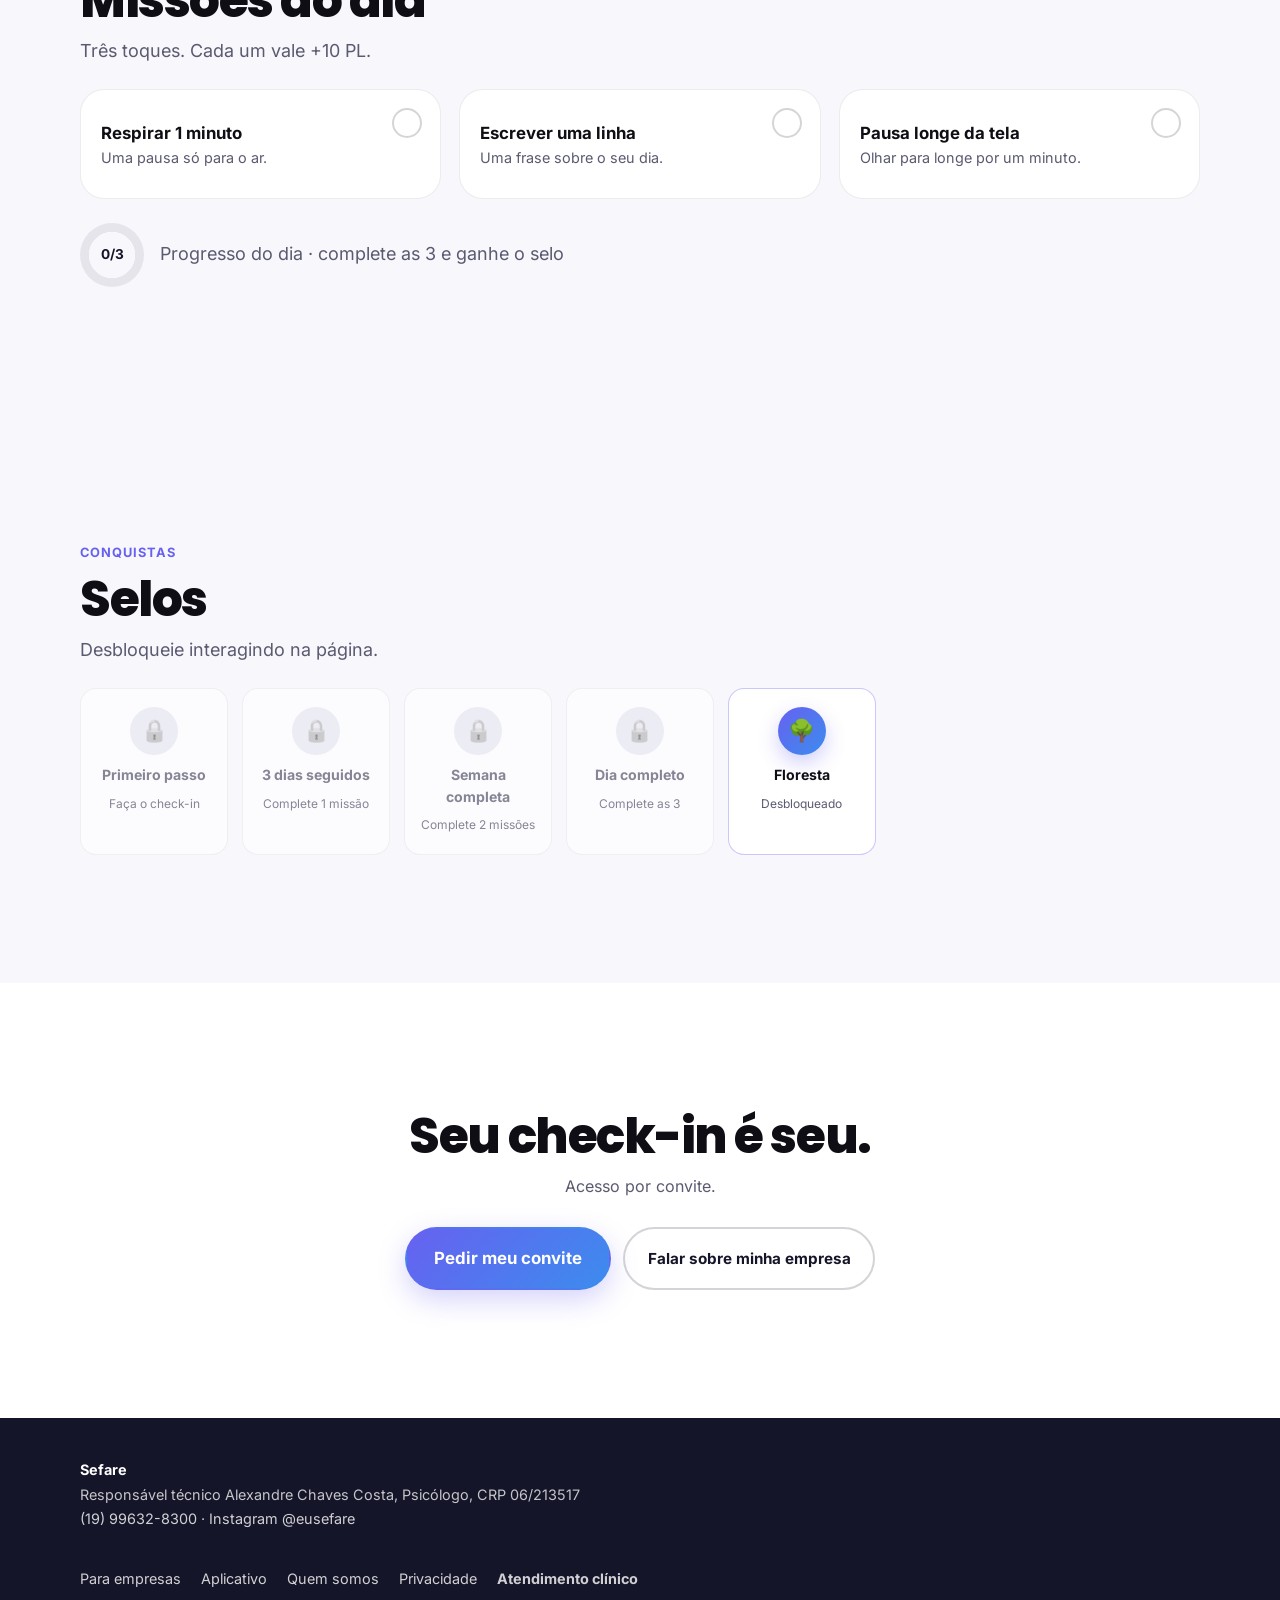
<file: aplicativo.html>
<!DOCTYPE html>
<html lang="pt-BR">
<head>
  <meta charset="utf-8">
  <meta name="viewport" content="width=device-width, initial-scale=1">
  <meta name="robots" content="noindex, nofollow">
  <title>Aplicativo Sefare — Bem-estar e autoconhecimento</title>
  <meta name="description" content="Aplicativo Sefare: Pontos de Luz, níveis Semente à Floresta e selos de conquista. Acesso por convite. Demonstração interativa.">
  <link rel="icon" href="assets/img/favicon.png" type="image/png">
  <link rel="stylesheet" href="fonts.css">
  <link rel="stylesheet" href="style.css">
  <script>
    (function () {
      var h = document.documentElement;
      if (/(?:^\?|&)print=1(?:&|$)/.test(location.search || "")) h.classList.add("print-mode");
      if (window.matchMedia && matchMedia("(prefers-reduced-motion: reduce)").matches) h.classList.add("reduced-motion");
    })();
  </script>
</head>
<body class="app-page">
  <a class="skip-link" href="#conteudo">Ir para o conteúdo</a>

  <header class="site-header">
    <div class="wrap header-inner">
      <a class="brand" href="index.html" aria-label="Sefare — início">
        <img class="brand-logo" src="assets/img/sefare-logo-transp-240.png" width="240" height="48" alt="Sefare">
      </a>
      <nav class="site-nav" id="menu-principal" aria-label="Principal">
        <ul>
          <li><a href="index.html">Início</a></li>
          <li><a href="empresas.html">Para empresas</a></li>
          <li><a href="aplicativo.html" aria-current="page">Aplicativo</a></li>
          <li><a href="quem-somos.html">Quem somos</a></li>
          <li><a href="contato.html">Contato</a></li>
          <li class="nav-clinica-m"><a href="https://neuroalexandrechaves.com" rel="noopener" target="_blank">Atendimento clínico</a></li>
          <li class="nav-wa-m"><a class="btn btn-primary btn-sm" href="https://wa.me/5519996328300?text=Ol%C3%A1%2C%20quero%20saber%20mais%20sobre%20o%20aplicativo%20Sefare">Pedir meu convite</a></li>
        </ul>
      </nav>
      <div class="header-actions">
        <a class="btn-clinica" href="https://neuroalexandrechaves.com" rel="noopener" target="_blank">Atendimento clínico</a>
        <a class="btn btn-primary btn-sm header-wa" href="https://wa.me/5519996328300?text=Ol%C3%A1%2C%20quero%20saber%20mais%20sobre%20o%20aplicativo%20Sefare">Pedir meu convite</a>
        <button class="nav-toggle" type="button" aria-expanded="false" aria-controls="menu-principal" aria-label="Abrir menu">
          <span class="nav-toggle-bars" aria-hidden="true"></span>
        </button>
      </div>
    </div>
  </header>

  <div class="app-xp-bar" role="status" aria-label="Progresso da demonstração">
    <span id="xp-plant" aria-hidden="true"></span>
    <span class="app-xp-meta"><span id="xp-level">Semente</span></span>
    <div class="app-xp-track" aria-hidden="true">
      <div class="app-xp-fill" id="xp-fill"></div>
    </div>
  </div>

  <div id="pl-live" class="visually-hidden" aria-live="polite" style="position:absolute;width:1px;height:1px;overflow:hidden;clip:rect(0,0,0,0)"></div>
  <div id="confetti-layer" class="confetti-layer" aria-hidden="true"></div>
  <div id="app-celebrate" class="app-celebrate" role="status" aria-live="polite"></div>

  <main id="conteudo">
    <section class="hero" aria-labelledby="hero-title">
      <div class="wrap hero-grid">
        <div>
          <span class="demo-tag">Demonstração interativa</span>
          <h1 id="hero-title">Seu bem-estar, um passo por dia.</h1>
          <p class="lead">Pontos de Luz, níveis e selos — sem culpa, com sequência que perdoa.</p>
          <div class="hero-ctas">
            <a class="btn btn-primary btn-lg" href="https://wa.me/5519996328300?text=Ol%C3%A1%2C%20quero%20saber%20mais%20sobre%20o%20aplicativo%20Sefare">Pedir meu convite</a>
          </div>
        </div>
        <div class="phone phone-live" aria-hidden="true">
          <div class="phone-screen">
            <div class="phone-notch"></div>
            <div class="phone-head">
              <p class="phone-label">Nível</p>
              <p class="phone-level" id="phone-level">Semente</p>
              <div class="phone-bar"><span id="phone-bar"></span></div>
            </div>
            <div class="phone-plant" id="phone-plant"></div>
            <div class="phone-foot">
              <div class="phone-pl">
                <span>PL</span>
                <strong id="phone-pl">0</strong>
              </div>
              <div class="phone-ring" id="phone-ring" style="--p:0" title="Anel do dia"></div>
            </div>
          </div>
        </div>
      </div>
    </section>

    <section class="section section-alt" aria-labelledby="humor-title">
      <div class="wrap" style="max-width:720px">
        <p class="eyebrow">Check-in</p>
        <h2 id="humor-title">Como você está hoje?</h2>
        <p class="apoio">Toque em um humor. Nada é salvo na rede.</p>
        <div class="mood-grid" role="group" aria-label="Humor do dia">
          <button type="button" class="mood-btn" data-mood="calmo"><span class="mood-emoji" aria-hidden="true">😌</span>Calmo</button>
          <button type="button" class="mood-btn" data-mood="bem"><span class="mood-emoji" aria-hidden="true">🙂</span>Bem</button>
          <button type="button" class="mood-btn" data-mood="neutro"><span class="mood-emoji" aria-hidden="true">😐</span>Neutro</button>
          <button type="button" class="mood-btn" data-mood="cansado"><span class="mood-emoji" aria-hidden="true">😴</span>Cansado</button>
          <button type="button" class="mood-btn" data-mood="pesado"><span class="mood-emoji" aria-hidden="true">😔</span>Pesado</button>
        </div>
        <p class="mood-reply" id="mood-reply"></p>
      </div>
    </section>

    <section class="section" aria-labelledby="missoes-title">
      <div class="wrap">
        <p class="eyebrow">Hoje</p>
        <h2 id="missoes-title">Missões do dia</h2>
        <p class="apoio">Três toques. Cada um vale +10 PL.</p>
        <div class="missoes">
          <button type="button" class="missao" aria-pressed="false">
            <span class="missao-check" aria-hidden="true"></span>
            <strong>Respirar 1 minuto</strong>
            <span>Uma pausa só para o ar.</span>
          </button>
          <button type="button" class="missao" aria-pressed="false">
            <span class="missao-check" aria-hidden="true"></span>
            <strong>Escrever uma linha</strong>
            <span>Uma frase sobre o seu dia.</span>
          </button>
          <button type="button" class="missao" aria-pressed="false">
            <span class="missao-check" aria-hidden="true"></span>
            <strong>Pausa longe da tela</strong>
            <span>Olhar para longe por um minuto.</span>
          </button>
        </div>
        <div class="dia-progress">
          <div class="dia-ring" id="dia-ring" style="--p:0"><span id="dia-label">0/3</span></div>
          <p class="apoio" style="margin:0">Progresso do dia · complete as 3 e ganhe o selo</p>
        </div>
      </div>
    </section>

    <section class="section" aria-labelledby="selos-title">
      <div class="wrap">
        <p class="eyebrow">Conquistas</p>
        <h2 id="selos-title">Selos</h2>
        <p class="apoio">Desbloqueie interagindo na página.</p>
        <div class="selos-grid">
          <div class="selo" data-selo="primeiro" title="Faça o check-in de humor">
            <div class="selo-ico" aria-hidden="true"><span class="selo-icon">🌱</span><span class="selo-lock">🔒</span></div>
            <strong>Primeiro passo</strong>
            <small>Faça o check-in</small>
          </div>
          <div class="selo" data-selo="3dias" title="Complete a primeira missão">
            <div class="selo-ico" aria-hidden="true"><span class="selo-icon">🔥</span><span class="selo-lock">🔒</span></div>
            <strong>3 dias seguidos</strong>
            <small>Complete 1 missão</small>
          </div>
          <div class="selo" data-selo="semana" title="Complete duas missões">
            <div class="selo-ico" aria-hidden="true"><span class="selo-icon">💫</span><span class="selo-lock">🔒</span></div>
            <strong>Semana completa</strong>
            <small>Complete 2 missões</small>
          </div>
          <div class="selo" data-selo="dia" title="Complete as 3 missões">
            <div class="selo-ico" aria-hidden="true"><span class="selo-icon">⭐</span><span class="selo-lock">🔒</span></div>
            <strong>Dia completo</strong>
            <small>Complete as 3</small>
          </div>
          <div class="selo" data-selo="floresta" title="Role até o fim da página">
            <div class="selo-ico" aria-hidden="true"><span class="selo-icon">🌳</span><span class="selo-lock">🔒</span></div>
            <strong>Floresta</strong>
            <small>Chegue ao fim</small>
          </div>
        </div>
      </div>
    </section>

    <section class="section section-alt app-priv" aria-labelledby="priv-title">
      <div class="wrap">
        <h2 id="priv-title">Seu check-in é seu.</h2>
        <p>Acesso por convite.</p>
        <div class="hero-ctas">
          <a class="btn btn-primary btn-lg" href="https://wa.me/5519996328300?text=Ol%C3%A1%2C%20quero%20saber%20mais%20sobre%20o%20aplicativo%20Sefare">Pedir meu convite</a>
          <a class="btn btn-ghost" href="https://wa.me/5519996328300?text=Ol%C3%A1%2C%20quero%20falar%20sobre%20a%20avalia%C3%A7%C3%A3o%20de%20riscos%20psicossociais%20da%20minha%20empresa">Falar sobre minha empresa</a>
        </div>
      </div>
    </section>
  </main>

  <footer class="site-footer">
    <div class="wrap footer-inner">
      <p class="footer-meta">
        <strong>Sefare</strong><br>
        Responsável técnico Alexandre Chaves Costa, Psicólogo, CRP 06/213517<br>
        <a href="https://wa.me/5519996328300?text=Ol%C3%A1%2C%20quero%20falar%20sobre%20a%20avalia%C3%A7%C3%A3o%20de%20riscos%20psicossociais%20da%20minha%20empresa">(19) 99632-8300</a>
        ·
        <a href="https://www.instagram.com/eusefare/" rel="noopener" target="_blank">Instagram @eusefare</a>
      </p>
      <nav class="footer-links" aria-label="Links do rodapé">
        <a href="empresas.html">Para empresas</a>
        <a href="aplicativo.html">Aplicativo</a>
        <a href="quem-somos.html">Quem somos</a>
        <a href="contato.html#privacidade">Privacidade</a>
        <a class="btn-clinica btn-clinica-rodape" href="https://neuroalexandrechaves.com" rel="noopener" target="_blank">Atendimento clínico</a>
      </nav>
    </div>
  </footer>

  <div class="wa-bar">
    <a class="btn btn-primary" href="https://wa.me/5519996328300?text=Ol%C3%A1%2C%20quero%20saber%20mais%20sobre%20o%20aplicativo%20Sefare">Pedir meu convite</a>
  </div>

  <script src="site.js" defer></script>
  <script src="app.js" defer></script>
</body>
</html>
</file>
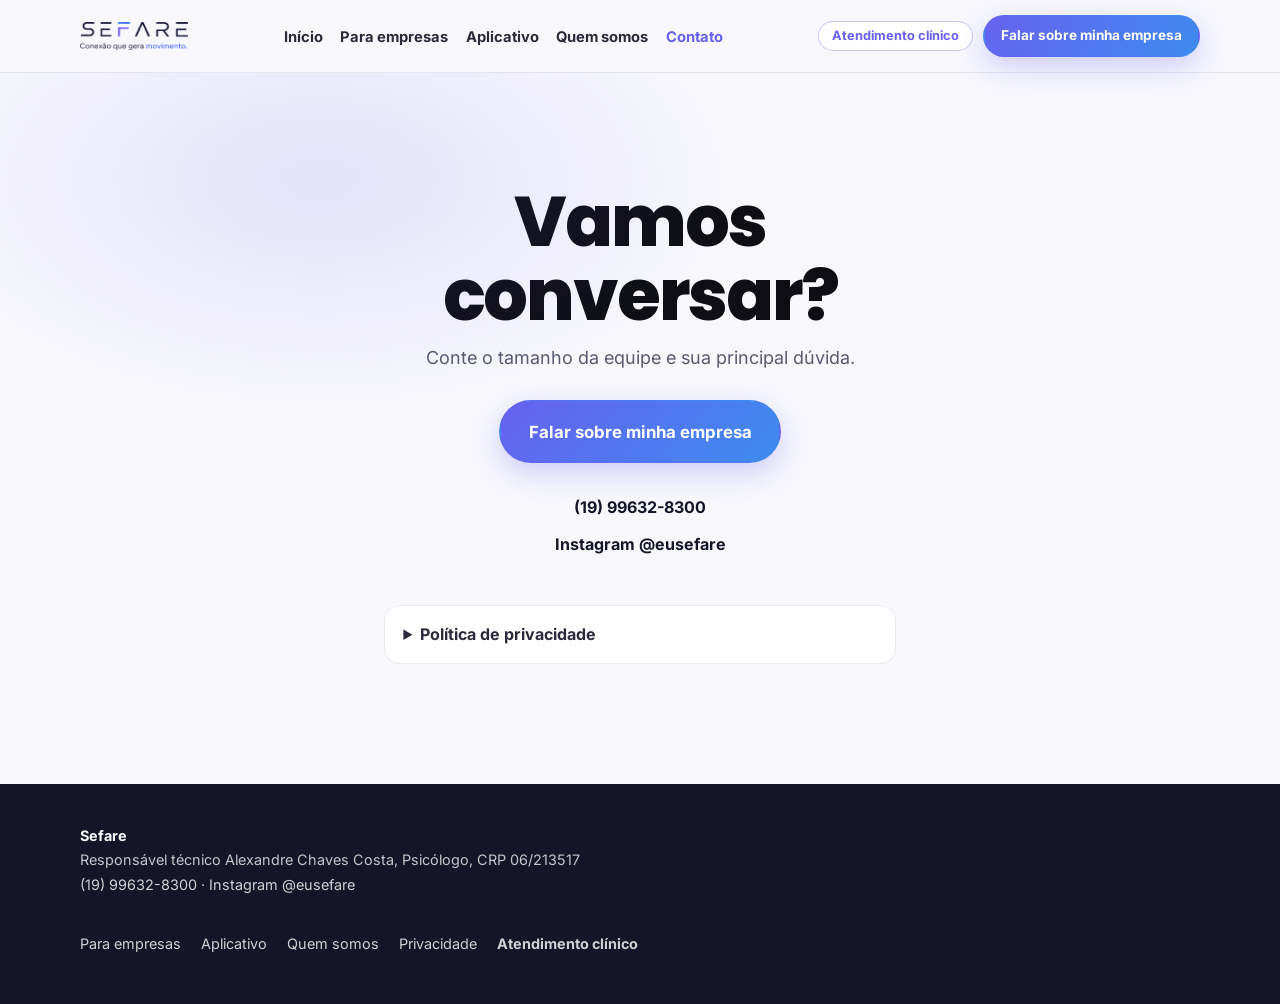
<file: contato.html>
<!DOCTYPE html>
<html lang="pt-BR">
<head>
  <meta charset="utf-8">
  <meta name="viewport" content="width=device-width, initial-scale=1">
  <meta name="robots" content="noindex, nofollow">
  <title>Contato | Sefare</title>
  <meta name="description" content="Fale com a Sefare pelo WhatsApp sobre a avaliação de riscos psicossociais da sua empresa. Instagram @eusefare.">
  <link rel="icon" href="assets/img/favicon.png" type="image/png">
  <link rel="stylesheet" href="fonts.css">
  <link rel="stylesheet" href="style.css">
  <script>
    (function () {
      var h = document.documentElement;
      if (/(?:^\?|&)print=1(?:&|$)/.test(location.search || "")) h.classList.add("print-mode");
      if (window.matchMedia && matchMedia("(prefers-reduced-motion: reduce)").matches) h.classList.add("reduced-motion");
    })();
  </script>
</head>
<body>
  <a class="skip-link" href="#conteudo">Ir para o conteúdo</a>

  <header class="site-header">
    <div class="wrap header-inner">
      <a class="brand" href="index.html" aria-label="Sefare — início">
        <img class="brand-logo" src="assets/img/sefare-logo-transp-240.png" width="240" height="48" alt="Sefare">
      </a>
      <nav class="site-nav" id="menu-principal" aria-label="Principal">
        <ul>
          <li><a href="index.html">Início</a></li>
          <li><a href="empresas.html">Para empresas</a></li>
          <li><a href="aplicativo.html">Aplicativo</a></li>
          <li><a href="quem-somos.html">Quem somos</a></li>
          <li><a href="contato.html" aria-current="page">Contato</a></li>
          <li class="nav-clinica-m"><a href="https://neuroalexandrechaves.com" rel="noopener" target="_blank">Atendimento clínico</a></li>
          <li class="nav-wa-m"><a class="btn btn-primary btn-sm" href="https://wa.me/5519996328300?text=Ol%C3%A1%2C%20quero%20falar%20sobre%20a%20avalia%C3%A7%C3%A3o%20de%20riscos%20psicossociais%20da%20minha%20empresa">Falar sobre minha empresa</a></li>
        </ul>
      </nav>
      <div class="header-actions">
        <a class="btn-clinica" href="https://neuroalexandrechaves.com" rel="noopener" target="_blank">Atendimento clínico</a>
        <a class="btn btn-primary btn-sm header-wa" href="https://wa.me/5519996328300?text=Ol%C3%A1%2C%20quero%20falar%20sobre%20a%20avalia%C3%A7%C3%A3o%20de%20riscos%20psicossociais%20da%20minha%20empresa">Falar sobre minha empresa</a>
        <button class="nav-toggle" type="button" aria-expanded="false" aria-controls="menu-principal" aria-label="Abrir menu">
          <span class="nav-toggle-bars" aria-hidden="true"></span>
        </button>
      </div>
    </div>
  </header>

  <main id="conteudo">
    <section class="hero" aria-labelledby="hero-title">
      <div class="wrap contato-box">
        <h1 id="hero-title">Vamos conversar?</h1>
        <p class="lead">Conte o tamanho da equipe e sua principal dúvida.</p>
        <div class="hero-ctas" style="justify-content:center">
          <a class="btn btn-primary btn-lg" href="https://wa.me/5519996328300?text=Ol%C3%A1%2C%20quero%20falar%20sobre%20a%20avalia%C3%A7%C3%A3o%20de%20riscos%20psicossociais%20da%20minha%20empresa">Falar sobre minha empresa</a>
        </div>
        <ul class="contato-links">
          <li><a href="tel:+5519996328300">(19) 99632-8300</a></li>
          <li><a href="https://www.instagram.com/eusefare/" rel="noopener" target="_blank">Instagram @eusefare</a></li>
        </ul>

        <details class="privacy-details" id="privacidade">
          <summary>Política de privacidade</summary>
          <div class="privacy">
            <p>Não usamos cookies de rastreamento. Os únicos dados pessoais que podemos receber são os que você envia pelo WhatsApp (nome, telefone e conteúdo da mensagem), só para responder à sua solicitação comercial.</p>
            <h3>Base e uso</h3>
            <p>Tratamos esses dados com base no seu interesse legítimo em obter uma resposta. Não vendemos dados. A mensagem chega ao WhatsApp comercial da Sefare.</p>
            <h3>Prazo e direitos</h3>
            <p>Mantemos o histórico pelo tempo necessário para atender o pedido e pelos prazos legais, se houver relação comercial. Pela LGPD, você pode pedir acesso, correção ou eliminação de dados desnecessários pelos canais abaixo.</p>
            <h3>Responsável</h3>
            <p>Sefare — responsável técnico: Alexandre Chaves Costa, Psicólogo (CRP 06/213517).<br>
            WhatsApp: <a href="https://wa.me/5519996328300?text=Ol%C3%A1%2C%20quero%20falar%20sobre%20privacidade%20e%20meus%20dados">(19) 99632-8300</a></p>
          </div>
        </details>
      </div>
    </section>
  </main>

  <footer class="site-footer">
    <div class="wrap footer-inner">
      <p class="footer-meta">
        <strong>Sefare</strong><br>
        Responsável técnico Alexandre Chaves Costa, Psicólogo, CRP 06/213517<br>
        <a href="https://wa.me/5519996328300?text=Ol%C3%A1%2C%20quero%20falar%20sobre%20a%20avalia%C3%A7%C3%A3o%20de%20riscos%20psicossociais%20da%20minha%20empresa">(19) 99632-8300</a>
        ·
        <a href="https://www.instagram.com/eusefare/" rel="noopener" target="_blank">Instagram @eusefare</a>
      </p>
      <nav class="footer-links" aria-label="Links do rodapé">
        <a href="empresas.html">Para empresas</a>
        <a href="aplicativo.html">Aplicativo</a>
        <a href="quem-somos.html">Quem somos</a>
        <a href="contato.html#privacidade">Privacidade</a>
        <a class="btn-clinica btn-clinica-rodape" href="https://neuroalexandrechaves.com" rel="noopener" target="_blank">Atendimento clínico</a>
      </nav>
    </div>
  </footer>

  <div class="wa-bar">
    <a class="btn btn-primary" href="https://wa.me/5519996328300?text=Ol%C3%A1%2C%20quero%20falar%20sobre%20a%20avalia%C3%A7%C3%A3o%20de%20riscos%20psicossociais%20da%20minha%20empresa">Falar sobre minha empresa</a>
  </div>

  <script src="site.js" defer></script>
</body>
</html>
</file>
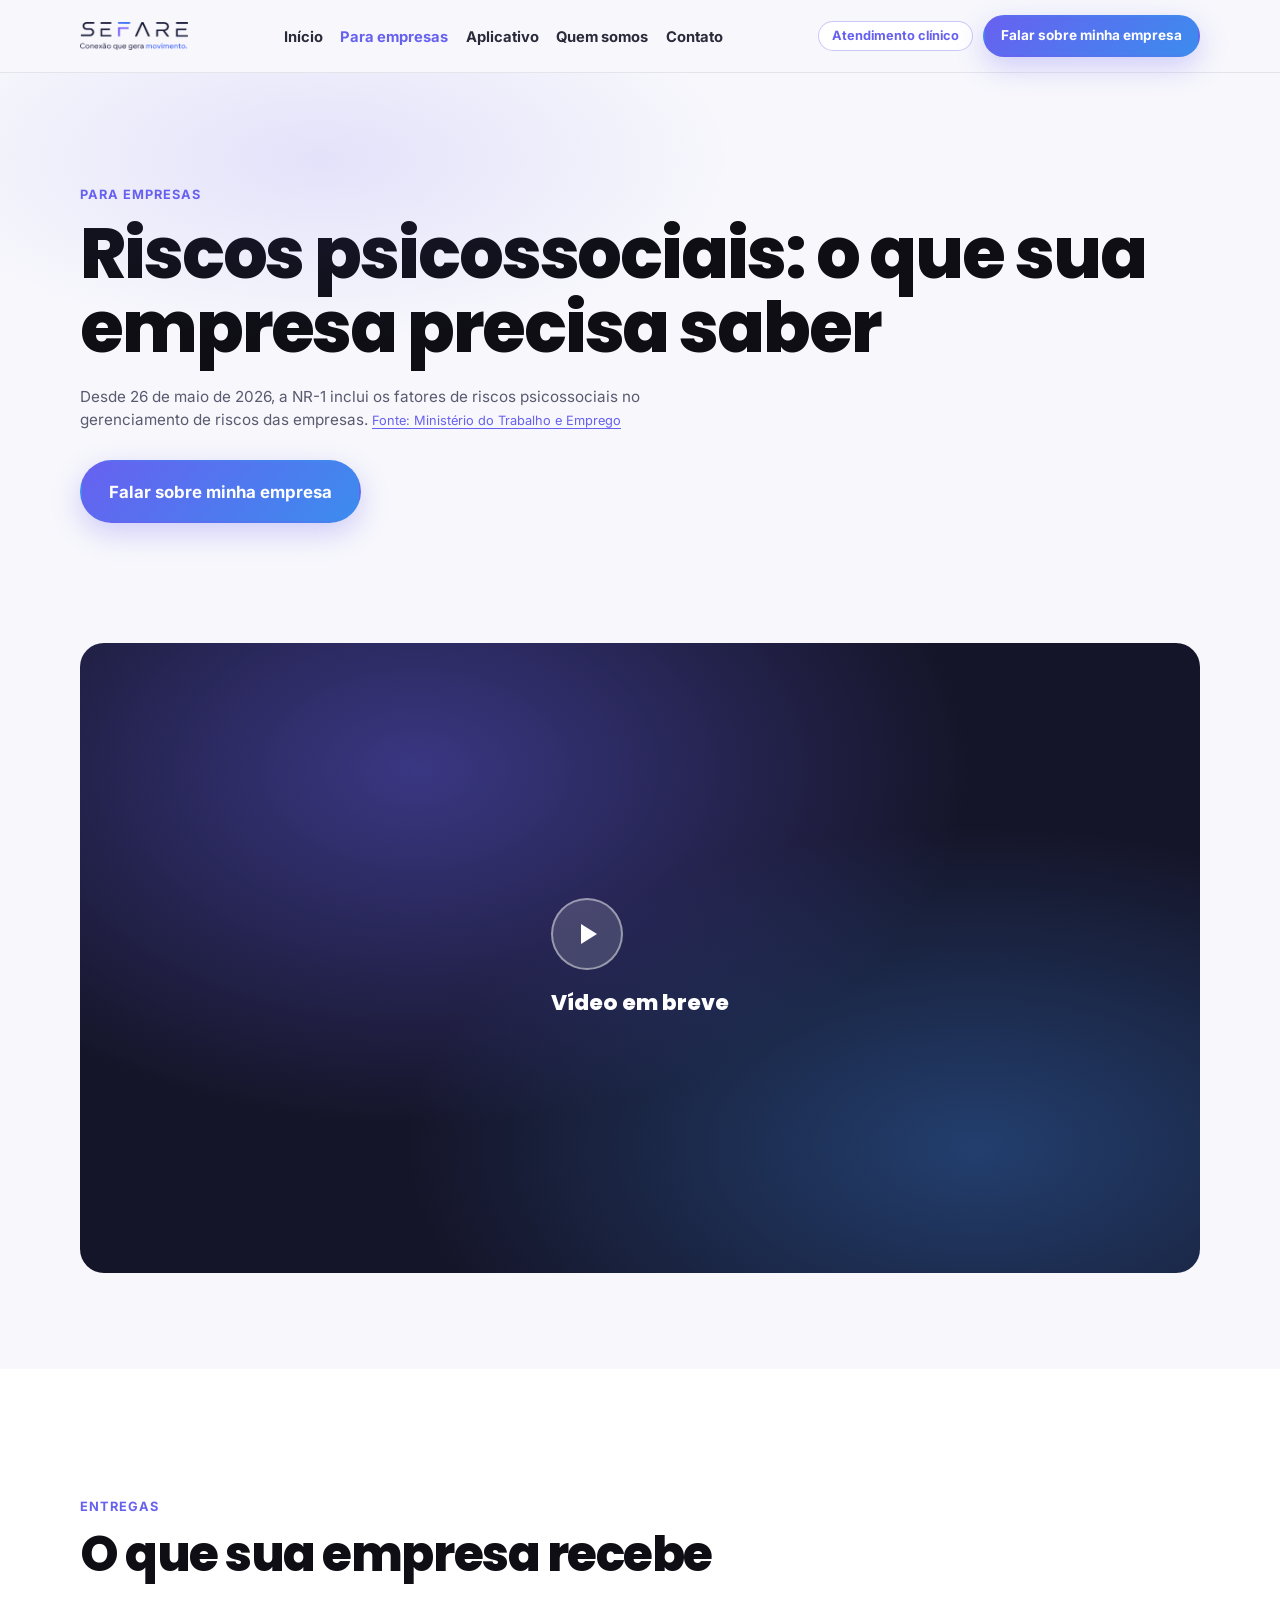
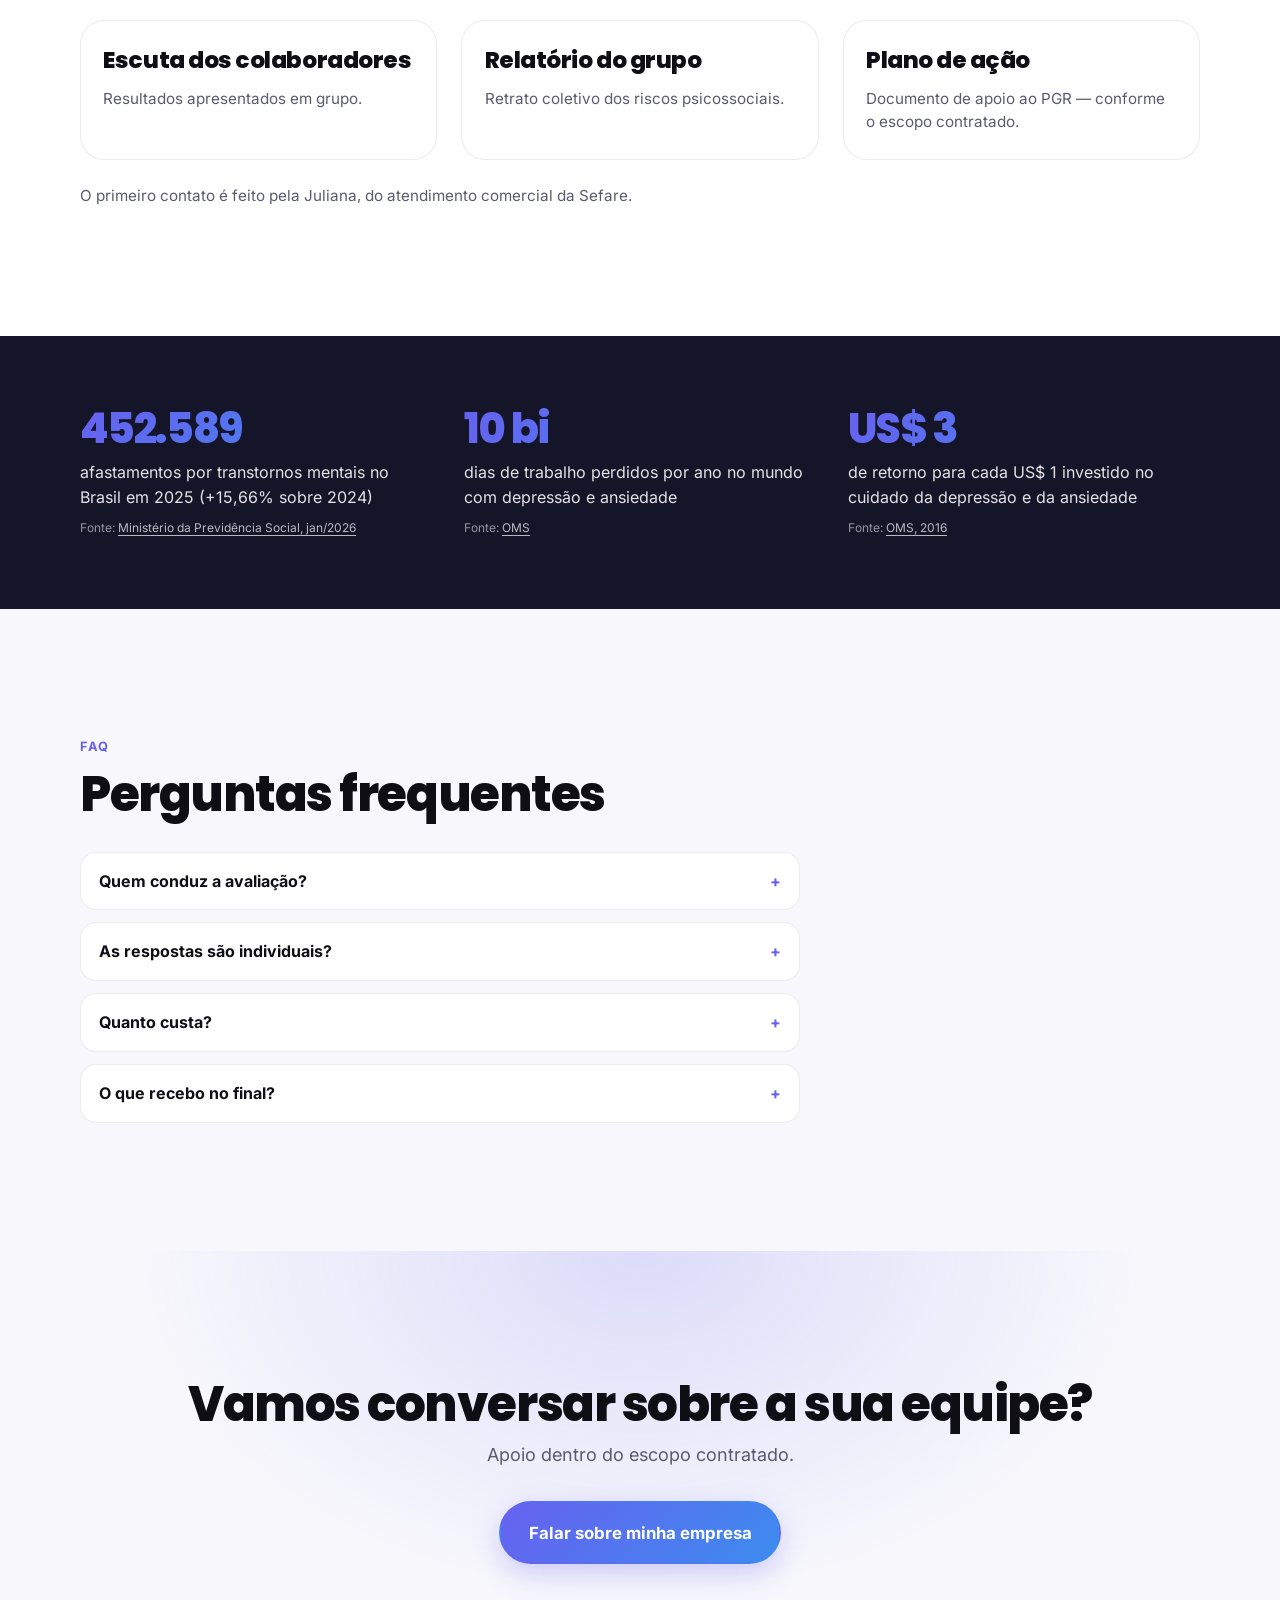
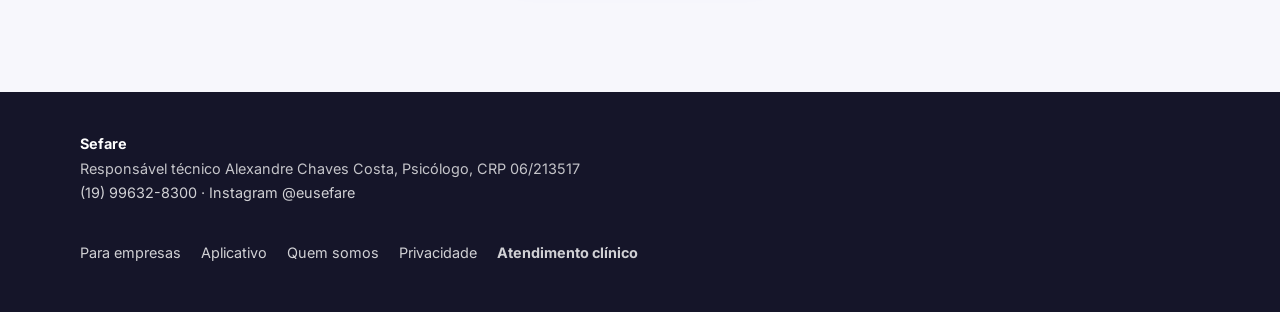
<file: empresas.html>
<!DOCTYPE html>
<html lang="pt-BR">
<head>
  <meta charset="utf-8">
  <meta name="viewport" content="width=device-width, initial-scale=1">
  <meta name="robots" content="noindex, nofollow">
  <title>Para empresas — Riscos psicossociais | Sefare</title>
  <meta name="description" content="Avaliação de riscos psicossociais para empresas: escuta dos colaboradores, relatório do grupo e plano de ação. Apoio dentro do escopo contratado. CRP 06/213517.">
  <link rel="icon" href="assets/img/favicon.png" type="image/png">
  <link rel="stylesheet" href="fonts.css">
  <link rel="stylesheet" href="style.css">
  <script>
    (function () {
      var h = document.documentElement;
      if (/(?:^\?|&)print=1(?:&|$)/.test(location.search || "")) h.classList.add("print-mode");
      if (window.matchMedia && matchMedia("(prefers-reduced-motion: reduce)").matches) h.classList.add("reduced-motion");
    })();
  </script>
</head>
<body>
  <a class="skip-link" href="#conteudo">Ir para o conteúdo</a>

  <header class="site-header">
    <div class="wrap header-inner">
      <a class="brand" href="index.html" aria-label="Sefare — início">
        <img class="brand-logo" src="assets/img/sefare-logo-transp-240.png" width="240" height="48" alt="Sefare">
      </a>
      <nav class="site-nav" id="menu-principal" aria-label="Principal">
        <ul>
          <li><a href="index.html">Início</a></li>
          <li><a href="empresas.html" aria-current="page">Para empresas</a></li>
          <li><a href="aplicativo.html">Aplicativo</a></li>
          <li><a href="quem-somos.html">Quem somos</a></li>
          <li><a href="contato.html">Contato</a></li>
          <li class="nav-clinica-m"><a href="https://neuroalexandrechaves.com" rel="noopener" target="_blank">Atendimento clínico</a></li>
          <li class="nav-wa-m"><a class="btn btn-primary btn-sm" href="https://wa.me/5519996328300?text=Ol%C3%A1%2C%20quero%20falar%20sobre%20a%20avalia%C3%A7%C3%A3o%20de%20riscos%20psicossociais%20da%20minha%20empresa">Falar sobre minha empresa</a></li>
        </ul>
      </nav>
      <div class="header-actions">
        <a class="btn-clinica" href="https://neuroalexandrechaves.com" rel="noopener" target="_blank">Atendimento clínico</a>
        <a class="btn btn-primary btn-sm header-wa" href="https://wa.me/5519996328300?text=Ol%C3%A1%2C%20quero%20falar%20sobre%20a%20avalia%C3%A7%C3%A3o%20de%20riscos%20psicossociais%20da%20minha%20empresa">Falar sobre minha empresa</a>
        <button class="nav-toggle" type="button" aria-expanded="false" aria-controls="menu-principal" aria-label="Abrir menu">
          <span class="nav-toggle-bars" aria-hidden="true"></span>
        </button>
      </div>
    </div>
  </header>

  <main id="conteudo">
    <section class="hero" aria-labelledby="hero-title">
      <div class="wrap">
        <p class="eyebrow">Para empresas</p>
        <h1 id="hero-title">Riscos psicossociais: o que sua empresa precisa saber</h1>
        <p class="nr1-fato">
          Desde 26 de maio de 2026, a NR-1 inclui os fatores de riscos psicossociais no gerenciamento de riscos das empresas.
          <a href="https://www.gov.br/trabalho-e-emprego/pt-br/acesso-a-informacao/participacao-social/conselhos-e-orgaos-colegiados/comissao-tripartite-partitaria-permanente/normas-regulamentadora/normas-regulamentadoras-vigentes/nr-1" target="_blank" rel="noopener">Fonte: Ministério do Trabalho e Emprego</a>
        </p>
        <div class="hero-ctas">
          <a class="btn btn-primary btn-lg" href="https://wa.me/5519996328300?text=Ol%C3%A1%2C%20quero%20falar%20sobre%20a%20avalia%C3%A7%C3%A3o%20de%20riscos%20psicossociais%20da%20minha%20empresa">Falar sobre minha empresa</a>
        </div>
      </div>
    </section>

    <section class="section section-tight video-empresas" id="video" aria-labelledby="video-title">
      <div class="wrap">
        <h2 id="video-title" class="visually-hidden" style="position:absolute;width:1px;height:1px;overflow:hidden;clip:rect(0,0,0,0)">Vídeo</h2>
        <div class="video-frame" role="img" aria-label="Vídeo em breve">
          <div style="text-align:center">
            <div class="video-play" aria-hidden="true"></div>
            <p class="video-label">Vídeo em breve</p>
          </div>
        </div>
      </div>
    </section>

    <section class="section section-alt" aria-labelledby="recebe-title">
      <div class="wrap">
        <p class="eyebrow reveal">Entregas</p>
        <h2 id="recebe-title" class="reveal">O que sua empresa recebe</h2>
        <div class="cards-3" style="margin-top:2.5rem">
          <article class="card reveal">
            <h3>Escuta dos colaboradores</h3>
            <p>Resultados apresentados em grupo.</p>
          </article>
          <article class="card reveal">
            <h3>Relatório do grupo</h3>
            <p>Retrato coletivo dos riscos psicossociais.</p>
          </article>
          <article class="card reveal">
            <h3>Plano de ação</h3>
            <p>Documento de apoio ao PGR — conforme o escopo contratado.</p>
          </article>
        </div>
        <p class="juliana-line reveal">O primeiro contato é feito pela Juliana, do atendimento comercial da Sefare.</p>
      </div>
    </section>

    <section class="impacto impacto-compact" aria-labelledby="num-title">
      <div class="wrap">
        <h2 id="num-title" class="visually-hidden" style="position:absolute;width:1px;height:1px;overflow:hidden;clip:rect(0,0,0,0)">Contexto</h2>
        <div class="impacto-grid">
          <article class="impacto-item reveal">
            <p class="impacto-num"><span data-count="546254" data-format="br">546.254</span></p>
            <p class="impacto-texto">afastamentos por transtornos mentais no Brasil em 2025 (+15,66% sobre 2024)</p>
            <p class="impacto-fonte">Fonte: <a href="https://www.gov.br/previdencia/pt-br/noticias/2026/janeiro/previdencia-social-concede-546-254-beneficios-por-incapacidade-temporaria-por-transtornos-mentais-e-comportamentais" target="_blank" rel="noopener">Ministério da Previdência Social, jan/2026</a></p>
          </article>
          <article class="impacto-item reveal">
            <p class="impacto-num"><span data-count="12" data-suffix=" bi">12 bi</span></p>
            <p class="impacto-texto">dias de trabalho perdidos por ano no mundo com depressão e ansiedade</p>
            <p class="impacto-fonte">Fonte: <a href="https://www.who.int/news-room/fact-sheets/detail/mental-health-at-work" target="_blank" rel="noopener">OMS</a></p>
          </article>
          <article class="impacto-item reveal">
            <p class="impacto-num"><span data-count="4" data-prefix="US$ ">US$ 4</span></p>
            <p class="impacto-texto">de retorno para cada US$ 1 investido no cuidado da depressão e da ansiedade</p>
            <p class="impacto-fonte">Fonte: <a href="https://www.who.int/news/item/13-04-2016-investing-in-treatment-for-depression-and-anxiety-leads-to-fourfold-return" target="_blank" rel="noopener">OMS, 2016</a></p>
          </article>
        </div>
      </div>
    </section>

    <section class="section" aria-labelledby="faq-title">
      <div class="wrap">
        <p class="eyebrow reveal">FAQ</p>
        <h2 id="faq-title" class="reveal">Perguntas frequentes</h2>
        <div class="faq" style="margin-top:2rem">
          <details class="reveal">
            <summary>Quem conduz a avaliação?</summary>
            <p>Alexandre Chaves Costa, Psicólogo, CRP 06/213517, responsável técnico, com sigilo e ética profissional.</p>
          </details>
          <details class="reveal">
            <summary>As respostas são individuais?</summary>
            <p>Os resultados são apresentados em grupo, para a empresa não ver respostas individuais.</p>
          </details>
          <details class="reveal">
            <summary>Quanto custa?</summary>
            <p>Depende do tamanho da equipe; o orçamento é feito na conversa.</p>
          </details>
          <details class="reveal">
            <summary>O que recebo no final?</summary>
            <p>Relatório do grupo, plano de ação e documento de apoio ao PGR — conforme o escopo contratado.</p>
          </details>
        </div>
      </div>
    </section>

    <section class="cta-final" aria-labelledby="cta-title">
      <div class="wrap">
        <h2 id="cta-title">Vamos conversar sobre a sua equipe?</h2>
        <p class="apoio">Apoio dentro do escopo contratado.</p>
        <a class="btn btn-primary btn-lg" href="https://wa.me/5519996328300?text=Ol%C3%A1%2C%20quero%20falar%20sobre%20a%20avalia%C3%A7%C3%A3o%20de%20riscos%20psicossociais%20da%20minha%20empresa">Falar sobre minha empresa</a>
      </div>
    </section>
  </main>

  <footer class="site-footer">
    <div class="wrap footer-inner">
      <p class="footer-meta">
        <strong>Sefare</strong><br>
        Responsável técnico Alexandre Chaves Costa, Psicólogo, CRP 06/213517<br>
        <a href="https://wa.me/5519996328300?text=Ol%C3%A1%2C%20quero%20falar%20sobre%20a%20avalia%C3%A7%C3%A3o%20de%20riscos%20psicossociais%20da%20minha%20empresa">(19) 99632-8300</a>
        ·
        <a href="https://www.instagram.com/eusefare/" rel="noopener" target="_blank">Instagram @eusefare</a>
      </p>
      <nav class="footer-links" aria-label="Links do rodapé">
        <a href="empresas.html">Para empresas</a>
        <a href="aplicativo.html">Aplicativo</a>
        <a href="quem-somos.html">Quem somos</a>
        <a href="contato.html#privacidade">Privacidade</a>
        <a class="btn-clinica btn-clinica-rodape" href="https://neuroalexandrechaves.com" rel="noopener" target="_blank">Atendimento clínico</a>
      </nav>
    </div>
  </footer>

  <div class="wa-bar">
    <a class="btn btn-primary" href="https://wa.me/5519996328300?text=Ol%C3%A1%2C%20quero%20falar%20sobre%20a%20avalia%C3%A7%C3%A3o%20de%20riscos%20psicossociais%20da%20minha%20empresa">Falar sobre minha empresa</a>
  </div>

  <script src="site.js" defer></script>
</body>
</html>
</file>
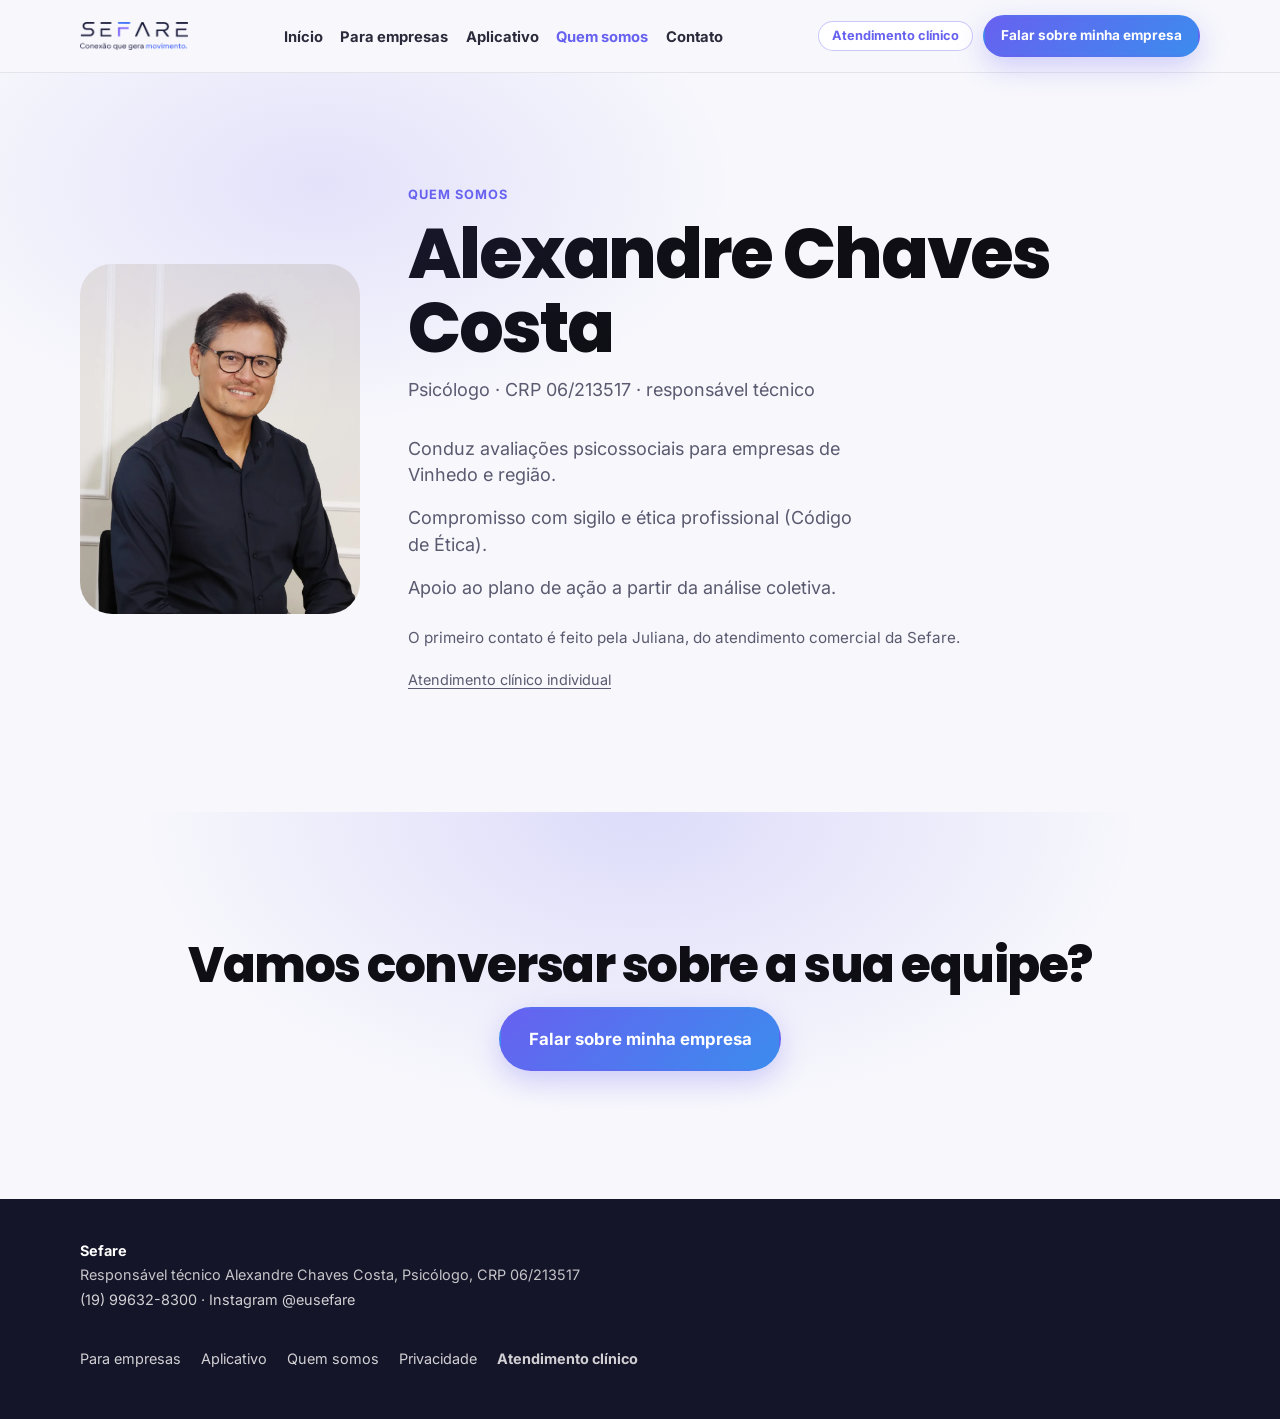
<file: quem-somos.html>
<!DOCTYPE html>
<html lang="pt-BR">
<head>
  <meta charset="utf-8">
  <meta name="viewport" content="width=device-width, initial-scale=1">
  <meta name="robots" content="noindex, nofollow">
  <title>Quem somos | Sefare</title>
  <meta name="description" content="Alexandre Chaves Costa, Psicólogo CRP 06/213517, responsável técnico da Sefare. Avaliações psicossociais para empresas de Vinhedo e região.">
  <link rel="icon" href="assets/img/favicon.png" type="image/png">
  <link rel="stylesheet" href="fonts.css">
  <link rel="stylesheet" href="style.css">
  <script>
    (function () {
      var h = document.documentElement;
      if (/(?:^\?|&)print=1(?:&|$)/.test(location.search || "")) h.classList.add("print-mode");
      if (window.matchMedia && matchMedia("(prefers-reduced-motion: reduce)").matches) h.classList.add("reduced-motion");
    })();
  </script>
</head>
<body>
  <a class="skip-link" href="#conteudo">Ir para o conteúdo</a>

  <header class="site-header">
    <div class="wrap header-inner">
      <a class="brand" href="index.html" aria-label="Sefare — início">
        <img class="brand-logo" src="assets/img/sefare-logo-transp-240.png" width="240" height="48" alt="Sefare">
      </a>
      <nav class="site-nav" id="menu-principal" aria-label="Principal">
        <ul>
          <li><a href="index.html">Início</a></li>
          <li><a href="empresas.html">Para empresas</a></li>
          <li><a href="aplicativo.html">Aplicativo</a></li>
          <li><a href="quem-somos.html" aria-current="page">Quem somos</a></li>
          <li><a href="contato.html">Contato</a></li>
          <li class="nav-clinica-m"><a href="https://neuroalexandrechaves.com" rel="noopener" target="_blank">Atendimento clínico</a></li>
          <li class="nav-wa-m"><a class="btn btn-primary btn-sm" href="https://wa.me/5519996328300?text=Ol%C3%A1%2C%20quero%20falar%20sobre%20a%20avalia%C3%A7%C3%A3o%20de%20riscos%20psicossociais%20da%20minha%20empresa">Falar sobre minha empresa</a></li>
        </ul>
      </nav>
      <div class="header-actions">
        <a class="btn-clinica" href="https://neuroalexandrechaves.com" rel="noopener" target="_blank">Atendimento clínico</a>
        <a class="btn btn-primary btn-sm header-wa" href="https://wa.me/5519996328300?text=Ol%C3%A1%2C%20quero%20falar%20sobre%20a%20avalia%C3%A7%C3%A3o%20de%20riscos%20psicossociais%20da%20minha%20empresa">Falar sobre minha empresa</a>
        <button class="nav-toggle" type="button" aria-expanded="false" aria-controls="menu-principal" aria-label="Abrir menu">
          <span class="nav-toggle-bars" aria-hidden="true"></span>
        </button>
      </div>
    </div>
  </header>

  <main id="conteudo">
    <section class="hero" aria-labelledby="hero-title">
      <div class="wrap quem-grid">
        <img class="quem-foto quem-foto--lg" src="assets/fotos-alexandre/alexandre-1-retrato-900x1125.webp" width="900" height="1125" alt="Alexandre Chaves Costa">
        <div>
          <p class="eyebrow">Quem somos</p>
          <h1 id="hero-title">Alexandre Chaves Costa</h1>
          <p class="lead">Psicólogo · CRP 06/213517 · responsável técnico</p>
          <div style="margin-top:2rem;display:grid;gap:1rem;max-width:28rem">
            <p class="apoio">Conduz avaliações psicossociais para empresas de Vinhedo e região.</p>
            <p class="apoio">Compromisso com sigilo e ética profissional (Código de Ética).</p>
            <p class="apoio">Apoio ao plano de ação a partir da análise coletiva.</p>
          </div>
          <p class="juliana-line">O primeiro contato é feito pela Juliana, do atendimento comercial da Sefare.</p>
          <a class="link-discreto" href="https://neuroalexandrechaves.com" rel="noopener" target="_blank">Atendimento clínico individual</a>
        </div>
      </div>
    </section>

    <section class="cta-final" aria-labelledby="cta-title">
      <div class="wrap">
        <h2 id="cta-title">Vamos conversar sobre a sua equipe?</h2>
        <a class="btn btn-primary btn-lg" href="https://wa.me/5519996328300?text=Ol%C3%A1%2C%20quero%20falar%20sobre%20a%20avalia%C3%A7%C3%A3o%20de%20riscos%20psicossociais%20da%20minha%20empresa">Falar sobre minha empresa</a>
      </div>
    </section>
  </main>

  <footer class="site-footer">
    <div class="wrap footer-inner">
      <p class="footer-meta">
        <strong>Sefare</strong><br>
        Responsável técnico Alexandre Chaves Costa, Psicólogo, CRP 06/213517<br>
        <a href="https://wa.me/5519996328300?text=Ol%C3%A1%2C%20quero%20falar%20sobre%20a%20avalia%C3%A7%C3%A3o%20de%20riscos%20psicossociais%20da%20minha%20empresa">(19) 99632-8300</a>
        ·
        <a href="https://www.instagram.com/eusefare/" rel="noopener" target="_blank">Instagram @eusefare</a>
      </p>
      <nav class="footer-links" aria-label="Links do rodapé">
        <a href="empresas.html">Para empresas</a>
        <a href="aplicativo.html">Aplicativo</a>
        <a href="quem-somos.html">Quem somos</a>
        <a href="contato.html#privacidade">Privacidade</a>
        <a class="btn-clinica btn-clinica-rodape" href="https://neuroalexandrechaves.com" rel="noopener" target="_blank">Atendimento clínico</a>
      </nav>
    </div>
  </footer>

  <div class="wa-bar">
    <a class="btn btn-primary" href="https://wa.me/5519996328300?text=Ol%C3%A1%2C%20quero%20falar%20sobre%20a%20avalia%C3%A7%C3%A3o%20de%20riscos%20psicossociais%20da%20minha%20empresa">Falar sobre minha empresa</a>
  </div>

  <script src="site.js" defer></script>
</body>
</html>
</file>
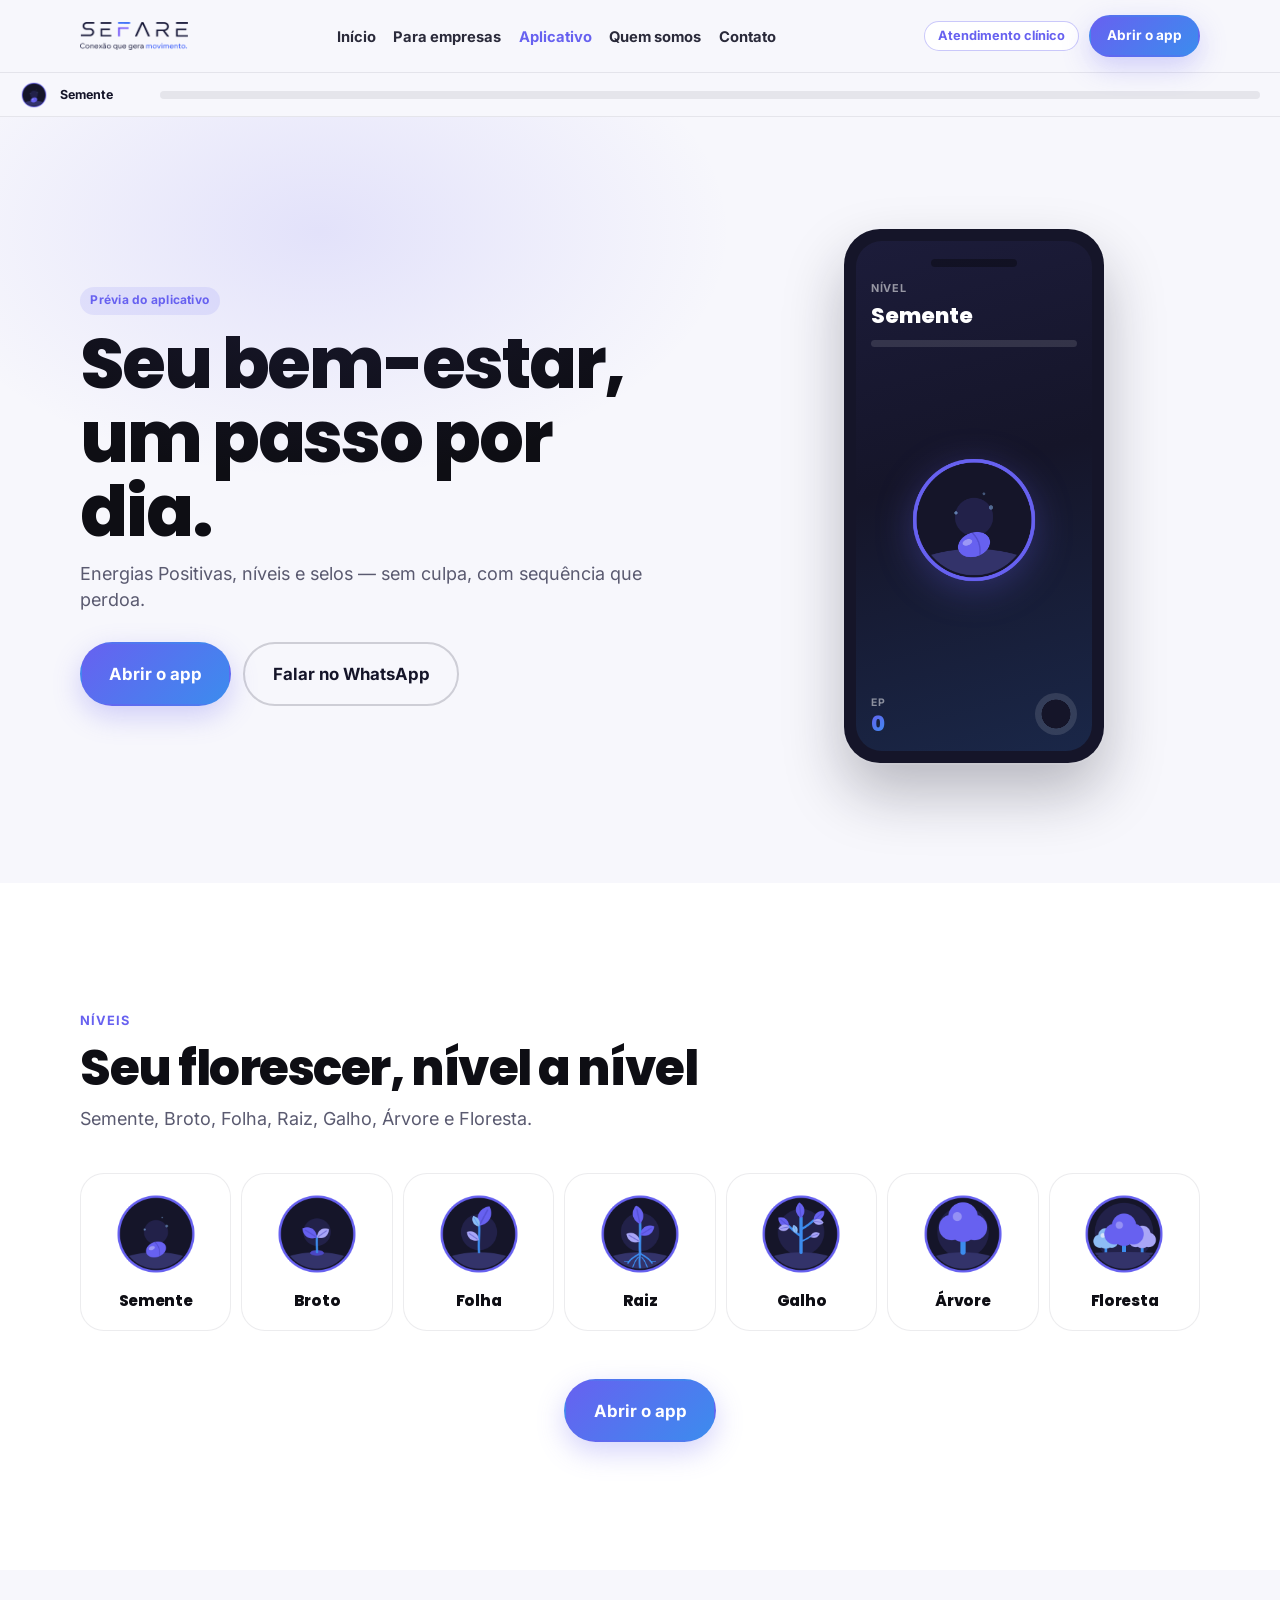
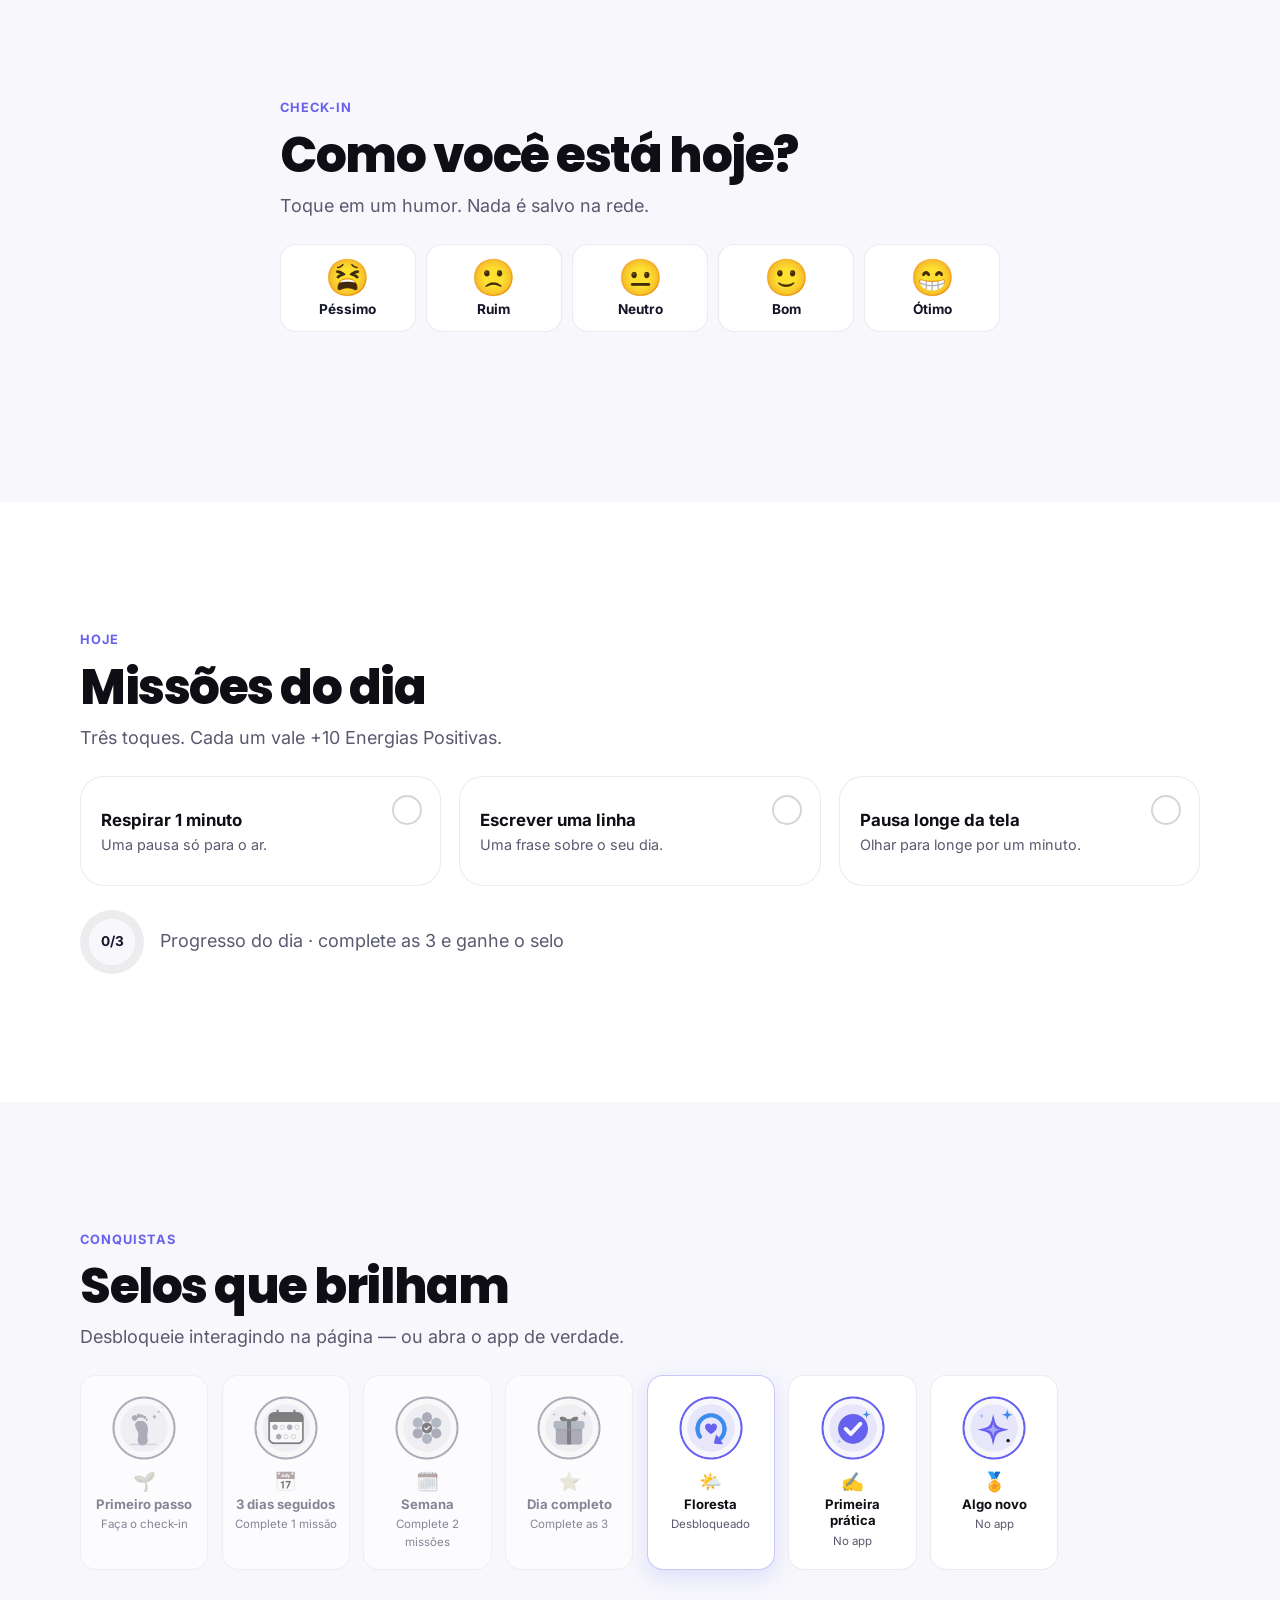
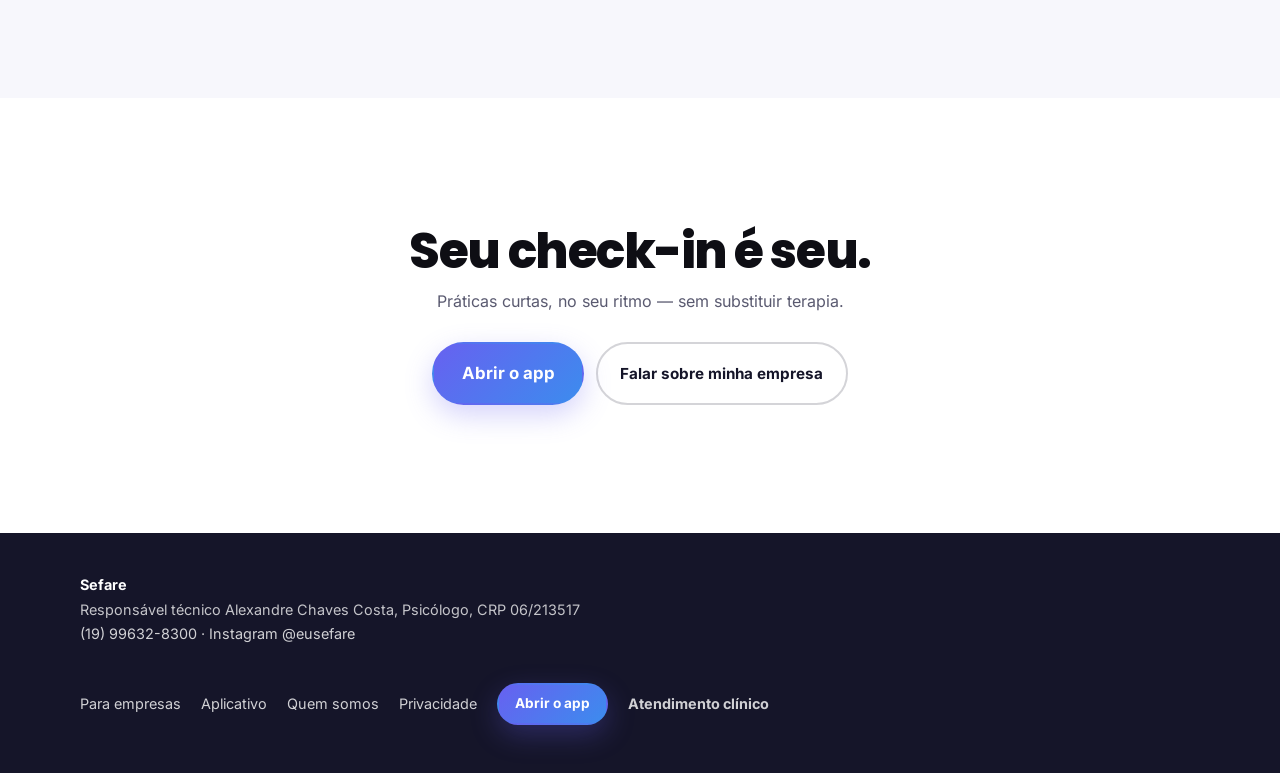
<file: v5-app/aplicativo.html>
<!DOCTYPE html>
<html lang="pt-BR">
<head>
  <meta charset="utf-8">
  <meta name="viewport" content="width=device-width, initial-scale=1">
  <meta name="robots" content="noindex, nofollow">
  <title>Aplicativo Sefare — Bem-estar e autoconhecimento</title>
  <meta name="description" content="Aplicativo Sefare: Energias Positivas, níveis Semente à Floresta e selos de conquista. Prévia com os personagens do app.">
  <link rel="icon" href="assets/img/favicon.png" type="image/png">
  <link rel="stylesheet" href="fonts.css">
  <link rel="stylesheet" href="style.css">
  <script>
    (function () {
      var h = document.documentElement;
      if (/(?:^\?|&)print=1(?:&|$)/.test(location.search || "")) h.classList.add("print-mode");
      if (window.matchMedia && matchMedia("(prefers-reduced-motion: reduce)").matches) h.classList.add("reduced-motion");
    })();
  </script>
</head>
<body class="app-page">
  <a class="skip-link" href="#conteudo">Ir para o conteúdo</a>

  <header class="site-header">
    <div class="wrap header-inner">
      <a class="brand" href="index.html" aria-label="Sefare — início">
        <img class="brand-logo" src="assets/img/sefare-logo-transp-240.png" width="240" height="48" alt="Sefare">
      </a>
      <nav class="site-nav" id="menu-principal" aria-label="Principal">
        <ul>
          <li><a href="index.html">Início</a></li>
          <li><a href="empresas.html">Para empresas</a></li>
          <li><a href="https://sefare.com.br/aplicativo/" aria-current="page">Aplicativo</a></li>
          <li><a href="quem-somos.html">Quem somos</a></li>
          <li><a href="contato.html">Contato</a></li>
          <li class="nav-clinica-m"><a href="https://neuroalexandrechaves.com" rel="noopener" target="_blank">Atendimento clínico</a></li>
          <li class="nav-wa-m"><a class="btn btn-primary btn-sm" href="https://sefare.com.br/aplicativo/">Abrir o app</a></li>
        </ul>
      </nav>
      <div class="header-actions">
        <a class="btn-clinica" href="https://neuroalexandrechaves.com" rel="noopener" target="_blank">Atendimento clínico</a>
        <a class="btn btn-primary btn-sm header-wa" href="https://sefare.com.br/aplicativo/">Abrir o app</a>
        <button class="nav-toggle" type="button" aria-expanded="false" aria-controls="menu-principal" aria-label="Abrir menu">
          <span class="nav-toggle-bars" aria-hidden="true"></span>
        </button>
      </div>
    </div>
  </header>

  <div class="app-xp-bar" role="status" aria-label="Progresso da demonstração">
    <span id="xp-plant" aria-hidden="true"></span>
    <span class="app-xp-meta"><span id="xp-level">Semente</span></span>
    <div class="app-xp-track" aria-hidden="true">
      <div class="app-xp-fill" id="xp-fill"></div>
    </div>
  </div>

  <div id="pl-live" class="visually-hidden" aria-live="polite" style="position:absolute;width:1px;height:1px;overflow:hidden;clip:rect(0,0,0,0)"></div>
  <div id="confetti-layer" class="confetti-layer" aria-hidden="true"></div>
  <div id="app-celebrate" class="app-celebrate" role="status" aria-live="polite"></div>

  <main id="conteudo">
    <section class="hero" aria-labelledby="hero-title">
      <div class="wrap hero-grid">
        <div>
          <span class="demo-tag">Prévia do aplicativo</span>
          <h1 id="hero-title">Seu bem-estar, um passo por dia.</h1>
          <p class="lead">Energias Positivas, níveis e selos — sem culpa, com sequência que perdoa.</p>
          <div class="hero-ctas">
            <a class="btn btn-primary btn-lg" href="https://sefare.com.br/aplicativo/">Abrir o app</a>
            <a class="btn btn-ghost btn-lg" href="https://wa.me/5519996328300?text=Ol%C3%A1%2C%20quero%20saber%20mais%20sobre%20o%20aplicativo%20Sefare">Falar no WhatsApp</a>
          </div>
        </div>
        <div class="phone phone-live" aria-hidden="true">
          <div class="phone-screen">
            <div class="phone-notch"></div>
            <div class="phone-head">
              <p class="phone-label">Nível</p>
              <p class="phone-level" id="phone-level">Semente</p>
              <div class="phone-bar"><span id="phone-bar"></span></div>
            </div>
            <div class="phone-plant" id="phone-plant"></div>
            <div class="phone-foot">
              <div class="phone-pl">
                <span>EP</span>
                <strong id="phone-pl">0</strong>
              </div>
              <div class="phone-ring" id="phone-ring" style="--p:0" title="Anel do dia"></div>
            </div>
          </div>
        </div>
      </div>
    </section>

    <section class="section section-alt" id="florescer" aria-labelledby="florescer-title">
      <div class="wrap">
        <p class="eyebrow">Níveis</p>
        <h2 id="florescer-title">Seu florescer, nível a nível</h2>
        <p class="apoio">Semente, Broto, Folha, Raiz, Galho, Árvore e Floresta.</p>
        <div class="niveis-scroll" tabindex="0" role="region" aria-label="Níveis do aplicativo">
          <ul class="niveis-track">
            <li class="nivel-card">
              <img class="nivel-img anim-float" style="--i:0" src="assets/app/nivel-1-semente.png" width="160" height="160" alt="">
              <strong>Semente</strong>
            </li>
            <li class="nivel-card">
              <img class="nivel-img anim-breathe" style="--i:1" src="assets/app/nivel-2-broto.png" width="160" height="160" alt="">
              <strong>Broto</strong>
            </li>
            <li class="nivel-card">
              <img class="nivel-img anim-glow" style="--i:2" src="assets/app/nivel-3-folha.png" width="160" height="160" alt="">
              <strong>Folha</strong>
            </li>
            <li class="nivel-card">
              <img class="nivel-img anim-float" style="--i:3" src="assets/app/nivel-4-raiz.png" width="160" height="160" alt="">
              <strong>Raiz</strong>
            </li>
            <li class="nivel-card">
              <img class="nivel-img anim-breathe" style="--i:4" src="assets/app/nivel-5-galho.png" width="160" height="160" alt="">
              <strong>Galho</strong>
            </li>
            <li class="nivel-card">
              <img class="nivel-img anim-glow" style="--i:5" src="assets/app/nivel-6-arvore.png" width="160" height="160" alt="">
              <strong>Árvore</strong>
            </li>
            <li class="nivel-card">
              <img class="nivel-img anim-float" style="--i:6" src="assets/app/nivel-7-floresta.png" width="160" height="160" alt="">
              <strong>Floresta</strong>
            </li>
          </ul>
        </div>
        <div class="hero-ctas" style="justify-content:center;margin-top:2rem">
          <a class="btn btn-primary btn-lg" href="https://sefare.com.br/aplicativo/">Abrir o app</a>
        </div>
      </div>
    </section>

    <section class="section" aria-labelledby="humor-title">
      <div class="wrap" style="max-width:720px">
        <p class="eyebrow">Check-in</p>
        <h2 id="humor-title">Como você está hoje?</h2>
        <p class="apoio">Toque em um humor. Nada é salvo na rede.</p>
        <div class="mood-grid" role="group" aria-label="Humor do dia">
          <button type="button" class="mood-btn" data-mood="pessimo"><span class="mood-emoji" aria-hidden="true">😫</span>Péssimo</button>
          <button type="button" class="mood-btn" data-mood="ruim"><span class="mood-emoji" aria-hidden="true">🙁</span>Ruim</button>
          <button type="button" class="mood-btn" data-mood="neutro"><span class="mood-emoji" aria-hidden="true">😐</span>Neutro</button>
          <button type="button" class="mood-btn" data-mood="bom"><span class="mood-emoji" aria-hidden="true">🙂</span>Bom</button>
          <button type="button" class="mood-btn" data-mood="otimo"><span class="mood-emoji" aria-hidden="true">😁</span>Ótimo</button>
        </div>
        <p class="mood-reply" id="mood-reply"></p>
      </div>
    </section>

    <section class="section section-alt" aria-labelledby="missoes-title">
      <div class="wrap">
        <p class="eyebrow">Hoje</p>
        <h2 id="missoes-title">Missões do dia</h2>
        <p class="apoio">Três toques. Cada um vale +10 Energias Positivas.</p>
        <div class="missoes">
          <button type="button" class="missao" aria-pressed="false">
            <span class="missao-check" aria-hidden="true"></span>
            <strong>Respirar 1 minuto</strong>
            <span>Uma pausa só para o ar.</span>
          </button>
          <button type="button" class="missao" aria-pressed="false">
            <span class="missao-check" aria-hidden="true"></span>
            <strong>Escrever uma linha</strong>
            <span>Uma frase sobre o seu dia.</span>
          </button>
          <button type="button" class="missao" aria-pressed="false">
            <span class="missao-check" aria-hidden="true"></span>
            <strong>Pausa longe da tela</strong>
            <span>Olhar para longe por um minuto.</span>
          </button>
        </div>
        <div class="dia-progress">
          <div class="dia-ring" id="dia-ring" style="--p:0"><span id="dia-label">0/3</span></div>
          <p class="apoio" style="margin:0">Progresso do dia · complete as 3 e ganhe o selo</p>
        </div>
      </div>
    </section>

    <section class="section" aria-labelledby="selos-title">
      <div class="wrap">
        <p class="eyebrow">Conquistas</p>
        <h2 id="selos-title">Selos que brilham</h2>
        <p class="apoio">Desbloqueie interagindo na página — ou abra o app de verdade.</p>
        <div class="conquistas-grid">
          <div class="conquista-card conquista-card--demo selo" data-selo="primeiro" title="Faça o check-in de humor">
            <img src="assets/app/conquista-primeiro-passo.png" width="88" height="88" alt="">
            <span class="conquista-emoji anim-shine" style="--i:0" aria-hidden="true">🌱</span>
            <strong>Primeiro passo</strong>
            <small>Faça o check-in</small>
          </div>
          <div class="conquista-card conquista-card--demo selo" data-selo="3dias" title="Complete a primeira missão">
            <img src="assets/app/conquista-semana-de-3-dias.png" width="88" height="88" alt="">
            <span class="conquista-emoji anim-shine" style="--i:1" aria-hidden="true">📅</span>
            <strong>3 dias seguidos</strong>
            <small>Complete 1 missão</small>
          </div>
          <div class="conquista-card conquista-card--demo selo" data-selo="semana" title="Complete duas missões">
            <img src="assets/app/conquista-7-praticas-total.png" width="88" height="88" alt="">
            <span class="conquista-emoji anim-shine" style="--i:2" aria-hidden="true">🗓️</span>
            <strong>Semana</strong>
            <small>Complete 2 missões</small>
          </div>
          <div class="conquista-card conquista-card--demo selo" data-selo="dia" title="Complete as 3 missões">
            <img src="assets/app/conquista-presente-do-dia.png" width="88" height="88" alt="">
            <span class="conquista-emoji anim-shine" style="--i:3" aria-hidden="true">⭐</span>
            <strong>Dia completo</strong>
            <small>Complete as 3</small>
          </div>
          <div class="conquista-card conquista-card--demo selo" data-selo="floresta" title="Role até o fim da página">
            <img src="assets/app/conquista-voltou-depois-de-pausa.png" width="88" height="88" alt="">
            <span class="conquista-emoji anim-shine" style="--i:4" aria-hidden="true">🌤️</span>
            <strong>Floresta</strong>
            <small>Chegue ao fim</small>
          </div>
          <div class="conquista-card">
            <img src="assets/app/conquista-primeira-pratica.png" width="88" height="88" alt="">
            <span class="conquista-emoji anim-shine" style="--i:5" aria-hidden="true">✍️</span>
            <strong>Primeira prática</strong>
            <small>No app</small>
          </div>
          <div class="conquista-card">
            <img src="assets/app/conquista-experimentou-algo-novo.png" width="88" height="88" alt="">
            <span class="conquista-emoji anim-shine" style="--i:6" aria-hidden="true">🏅</span>
            <strong>Algo novo</strong>
            <small>No app</small>
          </div>
        </div>
      </div>
    </section>

    <section class="section section-alt app-priv" aria-labelledby="priv-title">
      <div class="wrap">
        <h2 id="priv-title">Seu check-in é seu.</h2>
        <p>Práticas curtas, no seu ritmo — sem substituir terapia.</p>
        <div class="hero-ctas">
          <a class="btn btn-primary btn-lg" href="https://sefare.com.br/aplicativo/">Abrir o app</a>
          <a class="btn btn-ghost" href="https://wa.me/5519996328300?text=Ol%C3%A1%2C%20quero%20falar%20sobre%20a%20avalia%C3%A7%C3%A3o%20de%20riscos%20psicossociais%20da%20minha%20empresa">Falar sobre minha empresa</a>
        </div>
      </div>
    </section>
  </main>

  <footer class="site-footer">
    <div class="wrap footer-inner">
      <p class="footer-meta">
        <strong>Sefare</strong><br>
        Responsável técnico Alexandre Chaves Costa, Psicólogo, CRP 06/213517<br>
        <a href="https://wa.me/5519996328300?text=Ol%C3%A1%2C%20quero%20falar%20sobre%20a%20avalia%C3%A7%C3%A3o%20de%20riscos%20psicossociais%20da%20minha%20empresa">(19) 99632-8300</a>
        ·
        <a href="https://www.instagram.com/eusefare/" rel="noopener" target="_blank">Instagram @eusefare</a>
      </p>
      <nav class="footer-links" aria-label="Links do rodapé">
        <a href="empresas.html">Para empresas</a>
        <a href="https://sefare.com.br/aplicativo/">Aplicativo</a>
        <a href="quem-somos.html">Quem somos</a>
        <a href="contato.html#privacidade">Privacidade</a>
        <a class="btn btn-primary btn-sm" href="https://sefare.com.br/aplicativo/">Abrir o app</a>
        <a class="btn-clinica btn-clinica-rodape" href="https://neuroalexandrechaves.com" rel="noopener" target="_blank">Atendimento clínico</a>
      </nav>
    </div>
  </footer>

  <div class="wa-bar">
    <a class="btn btn-primary" href="https://sefare.com.br/aplicativo/">Abrir o app</a>
  </div>

  <script src="site.js" defer></script>
  <script src="app.js" defer></script>
</body>
</html>
</file>
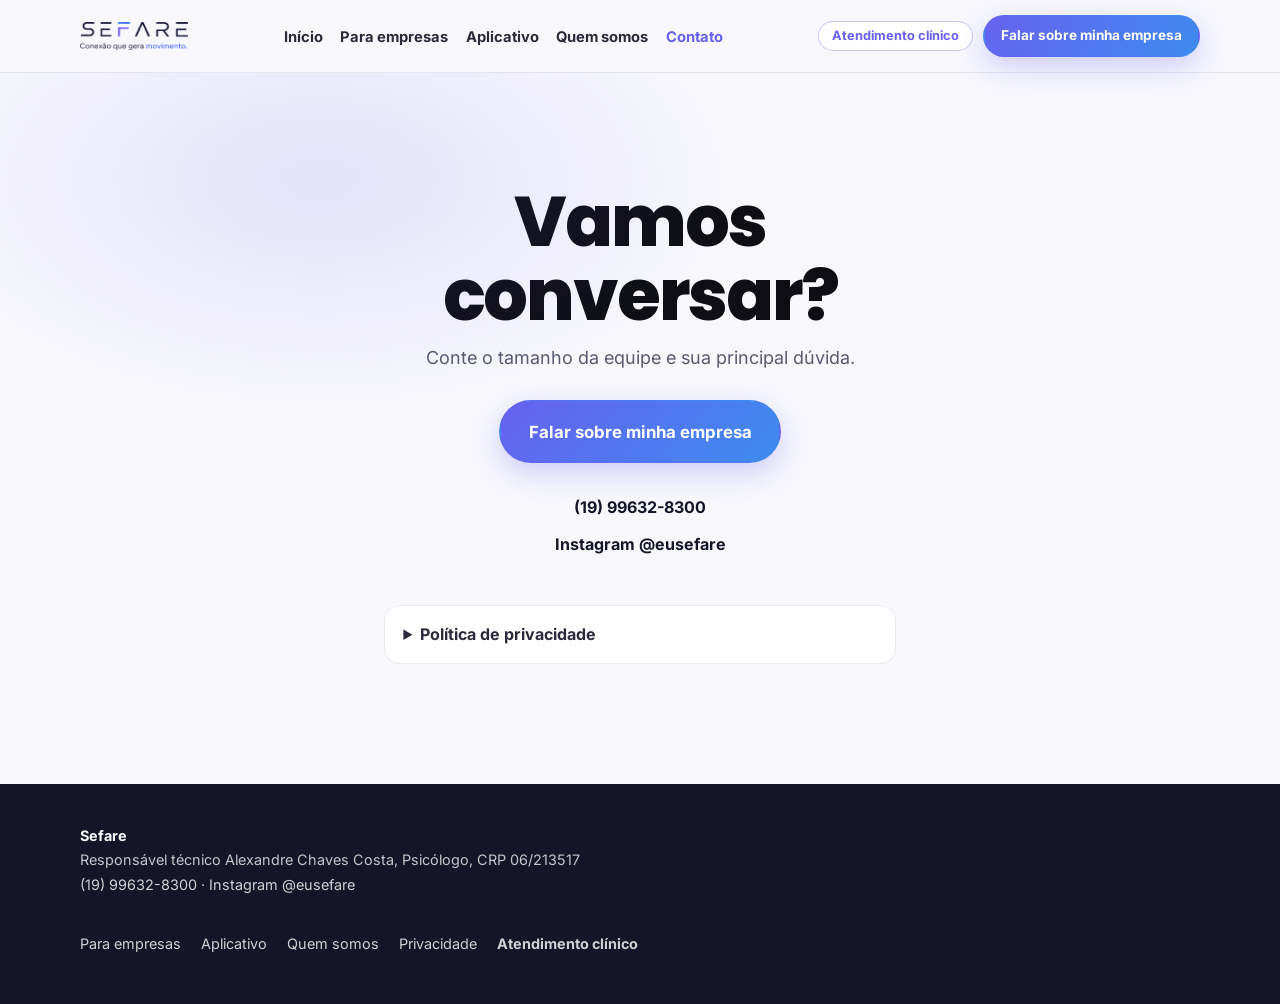
<file: v5-app/contato.html>
<!DOCTYPE html>
<html lang="pt-BR">
<head>
  <meta charset="utf-8">
  <meta name="viewport" content="width=device-width, initial-scale=1">
  <meta name="robots" content="noindex, nofollow">
  <title>Contato | Sefare</title>
  <meta name="description" content="Fale com a Sefare pelo WhatsApp sobre a avaliação de riscos psicossociais da sua empresa. Instagram @eusefare.">
  <link rel="icon" href="assets/img/favicon.png" type="image/png">
  <link rel="stylesheet" href="fonts.css">
  <link rel="stylesheet" href="style.css">
  <script>
    (function () {
      var h = document.documentElement;
      if (/(?:^\?|&)print=1(?:&|$)/.test(location.search || "")) h.classList.add("print-mode");
      if (window.matchMedia && matchMedia("(prefers-reduced-motion: reduce)").matches) h.classList.add("reduced-motion");
    })();
  </script>
</head>
<body>
  <a class="skip-link" href="#conteudo">Ir para o conteúdo</a>

  <header class="site-header">
    <div class="wrap header-inner">
      <a class="brand" href="index.html" aria-label="Sefare — início">
        <img class="brand-logo" src="assets/img/sefare-logo-transp-240.png" width="240" height="48" alt="Sefare">
      </a>
      <nav class="site-nav" id="menu-principal" aria-label="Principal">
        <ul>
          <li><a href="index.html">Início</a></li>
          <li><a href="empresas.html">Para empresas</a></li>
          <li><a href="https://sefare.com.br/aplicativo/">Aplicativo</a></li>
          <li><a href="quem-somos.html">Quem somos</a></li>
          <li><a href="contato.html" aria-current="page">Contato</a></li>
          <li class="nav-clinica-m"><a href="https://neuroalexandrechaves.com" rel="noopener" target="_blank">Atendimento clínico</a></li>
          <li class="nav-wa-m"><a class="btn btn-primary btn-sm" href="https://wa.me/5519996328300?text=Ol%C3%A1%2C%20quero%20falar%20sobre%20a%20avalia%C3%A7%C3%A3o%20de%20riscos%20psicossociais%20da%20minha%20empresa">Falar sobre minha empresa</a></li>
        </ul>
      </nav>
      <div class="header-actions">
        <a class="btn-clinica" href="https://neuroalexandrechaves.com" rel="noopener" target="_blank">Atendimento clínico</a>
        <a class="btn btn-primary btn-sm header-wa" href="https://wa.me/5519996328300?text=Ol%C3%A1%2C%20quero%20falar%20sobre%20a%20avalia%C3%A7%C3%A3o%20de%20riscos%20psicossociais%20da%20minha%20empresa">Falar sobre minha empresa</a>
        <button class="nav-toggle" type="button" aria-expanded="false" aria-controls="menu-principal" aria-label="Abrir menu">
          <span class="nav-toggle-bars" aria-hidden="true"></span>
        </button>
      </div>
    </div>
  </header>

  <main id="conteudo">
    <section class="hero" aria-labelledby="hero-title">
      <div class="wrap contato-box">
        <h1 id="hero-title">Vamos conversar?</h1>
        <p class="lead">Conte o tamanho da equipe e sua principal dúvida.</p>
        <div class="hero-ctas" style="justify-content:center">
          <a class="btn btn-primary btn-lg" href="https://wa.me/5519996328300?text=Ol%C3%A1%2C%20quero%20falar%20sobre%20a%20avalia%C3%A7%C3%A3o%20de%20riscos%20psicossociais%20da%20minha%20empresa">Falar sobre minha empresa</a>
        </div>
        <ul class="contato-links">
          <li><a href="tel:+5519996328300">(19) 99632-8300</a></li>
          <li><a href="https://www.instagram.com/eusefare/" rel="noopener" target="_blank">Instagram @eusefare</a></li>
        </ul>

        <details class="privacy-details" id="privacidade">
          <summary>Política de privacidade</summary>
          <div class="privacy">
            <p>Não usamos cookies de rastreamento. Os únicos dados pessoais que podemos receber são os que você envia pelo WhatsApp (nome, telefone e conteúdo da mensagem), só para responder à sua solicitação comercial.</p>
            <h3>Base e uso</h3>
            <p>Tratamos esses dados com base no seu interesse legítimo em obter uma resposta. Não vendemos dados. A mensagem chega ao WhatsApp comercial da Sefare.</p>
            <h3>Prazo e direitos</h3>
            <p>Mantemos o histórico pelo tempo necessário para atender o pedido e pelos prazos legais, se houver relação comercial. Pela LGPD, você pode pedir acesso, correção ou eliminação de dados desnecessários pelos canais abaixo.</p>
            <h3>Responsável</h3>
            <p>Sefare — responsável técnico: Alexandre Chaves Costa, Psicólogo (CRP 06/213517).<br>
            WhatsApp: <a href="https://wa.me/5519996328300?text=Ol%C3%A1%2C%20quero%20falar%20sobre%20privacidade%20e%20meus%20dados">(19) 99632-8300</a></p>
          </div>
        </details>
      </div>
    </section>
  </main>

  <footer class="site-footer">
    <div class="wrap footer-inner">
      <p class="footer-meta">
        <strong>Sefare</strong><br>
        Responsável técnico Alexandre Chaves Costa, Psicólogo, CRP 06/213517<br>
        <a href="https://wa.me/5519996328300?text=Ol%C3%A1%2C%20quero%20falar%20sobre%20a%20avalia%C3%A7%C3%A3o%20de%20riscos%20psicossociais%20da%20minha%20empresa">(19) 99632-8300</a>
        ·
        <a href="https://www.instagram.com/eusefare/" rel="noopener" target="_blank">Instagram @eusefare</a>
      </p>
      <nav class="footer-links" aria-label="Links do rodapé">
        <a href="empresas.html">Para empresas</a>
        <a href="https://sefare.com.br/aplicativo/">Aplicativo</a>
        <a href="quem-somos.html">Quem somos</a>
        <a href="contato.html#privacidade">Privacidade</a>
        <a class="btn-clinica btn-clinica-rodape" href="https://neuroalexandrechaves.com" rel="noopener" target="_blank">Atendimento clínico</a>
      </nav>
    </div>
  </footer>

  <div class="wa-bar">
    <a class="btn btn-primary" href="https://wa.me/5519996328300?text=Ol%C3%A1%2C%20quero%20falar%20sobre%20a%20avalia%C3%A7%C3%A3o%20de%20riscos%20psicossociais%20da%20minha%20empresa">Falar sobre minha empresa</a>
  </div>

  <script src="site.js" defer></script>
</body>
</html>
</file>
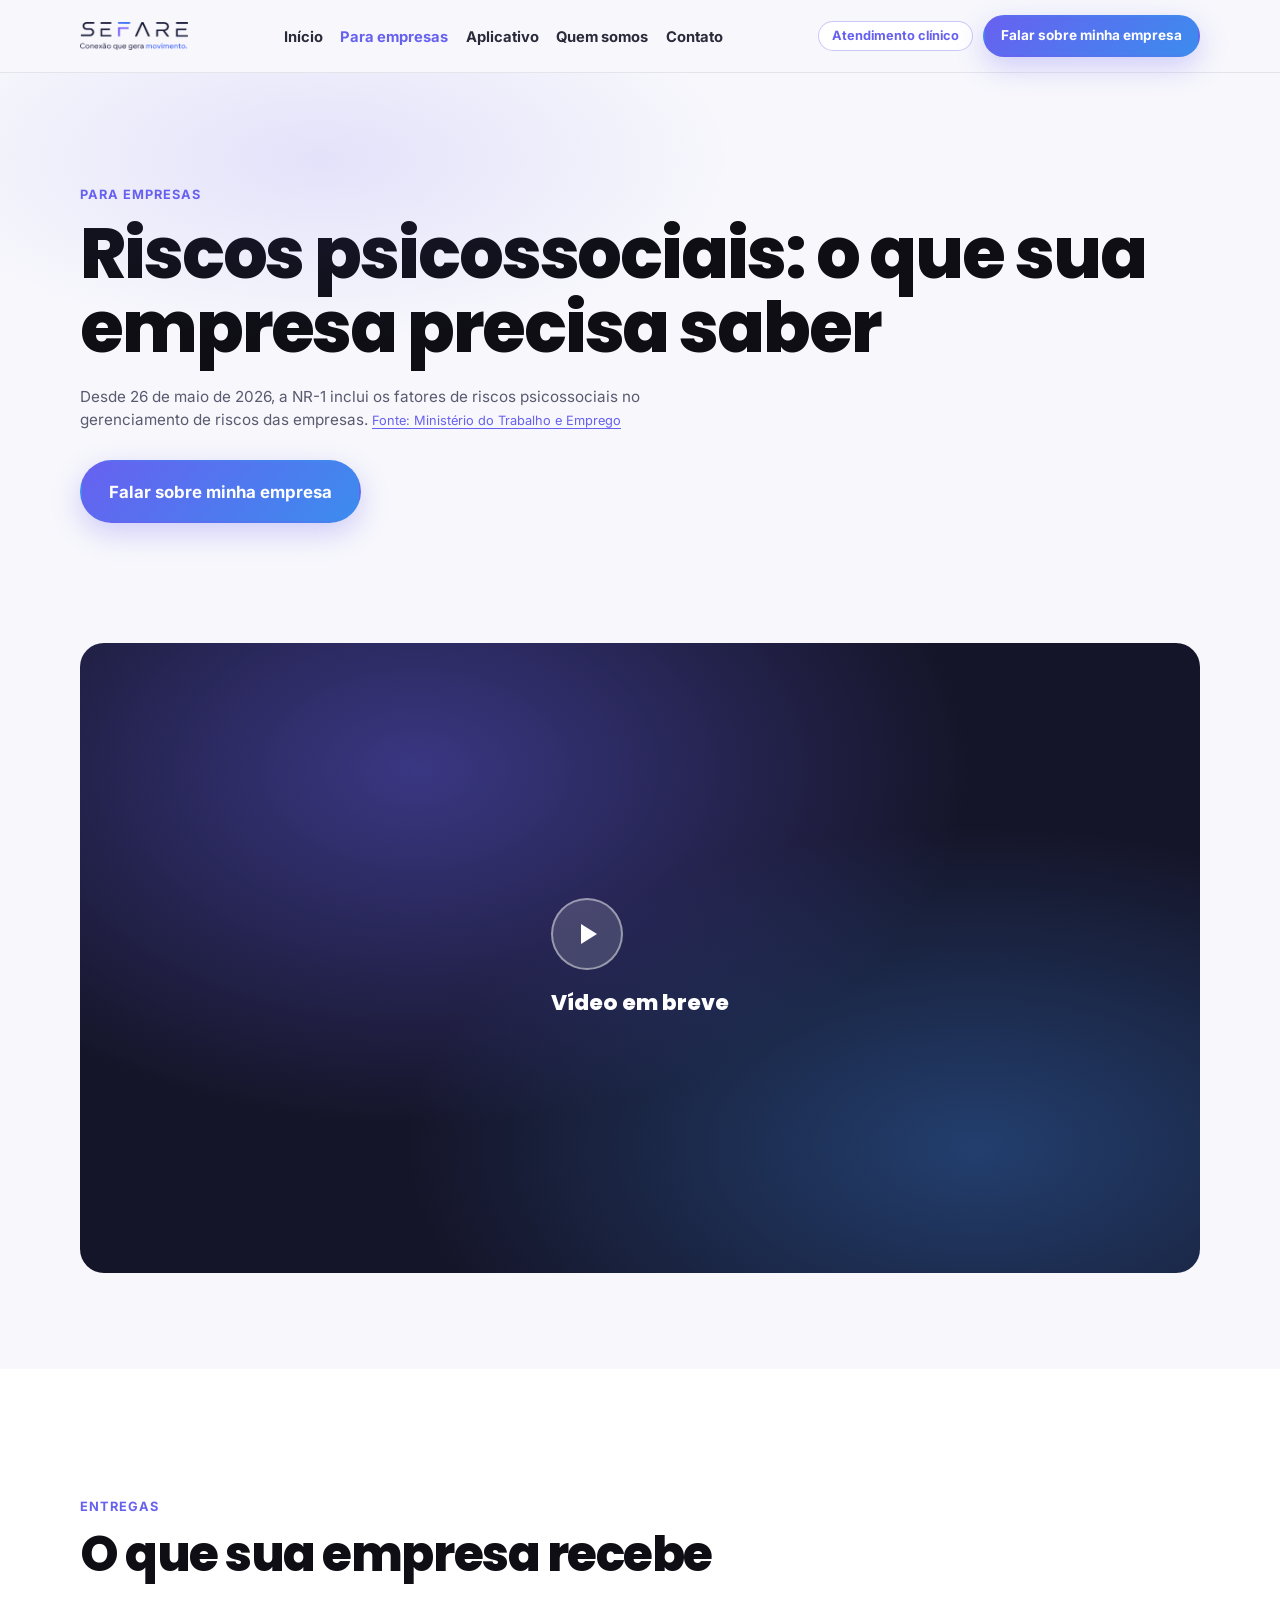
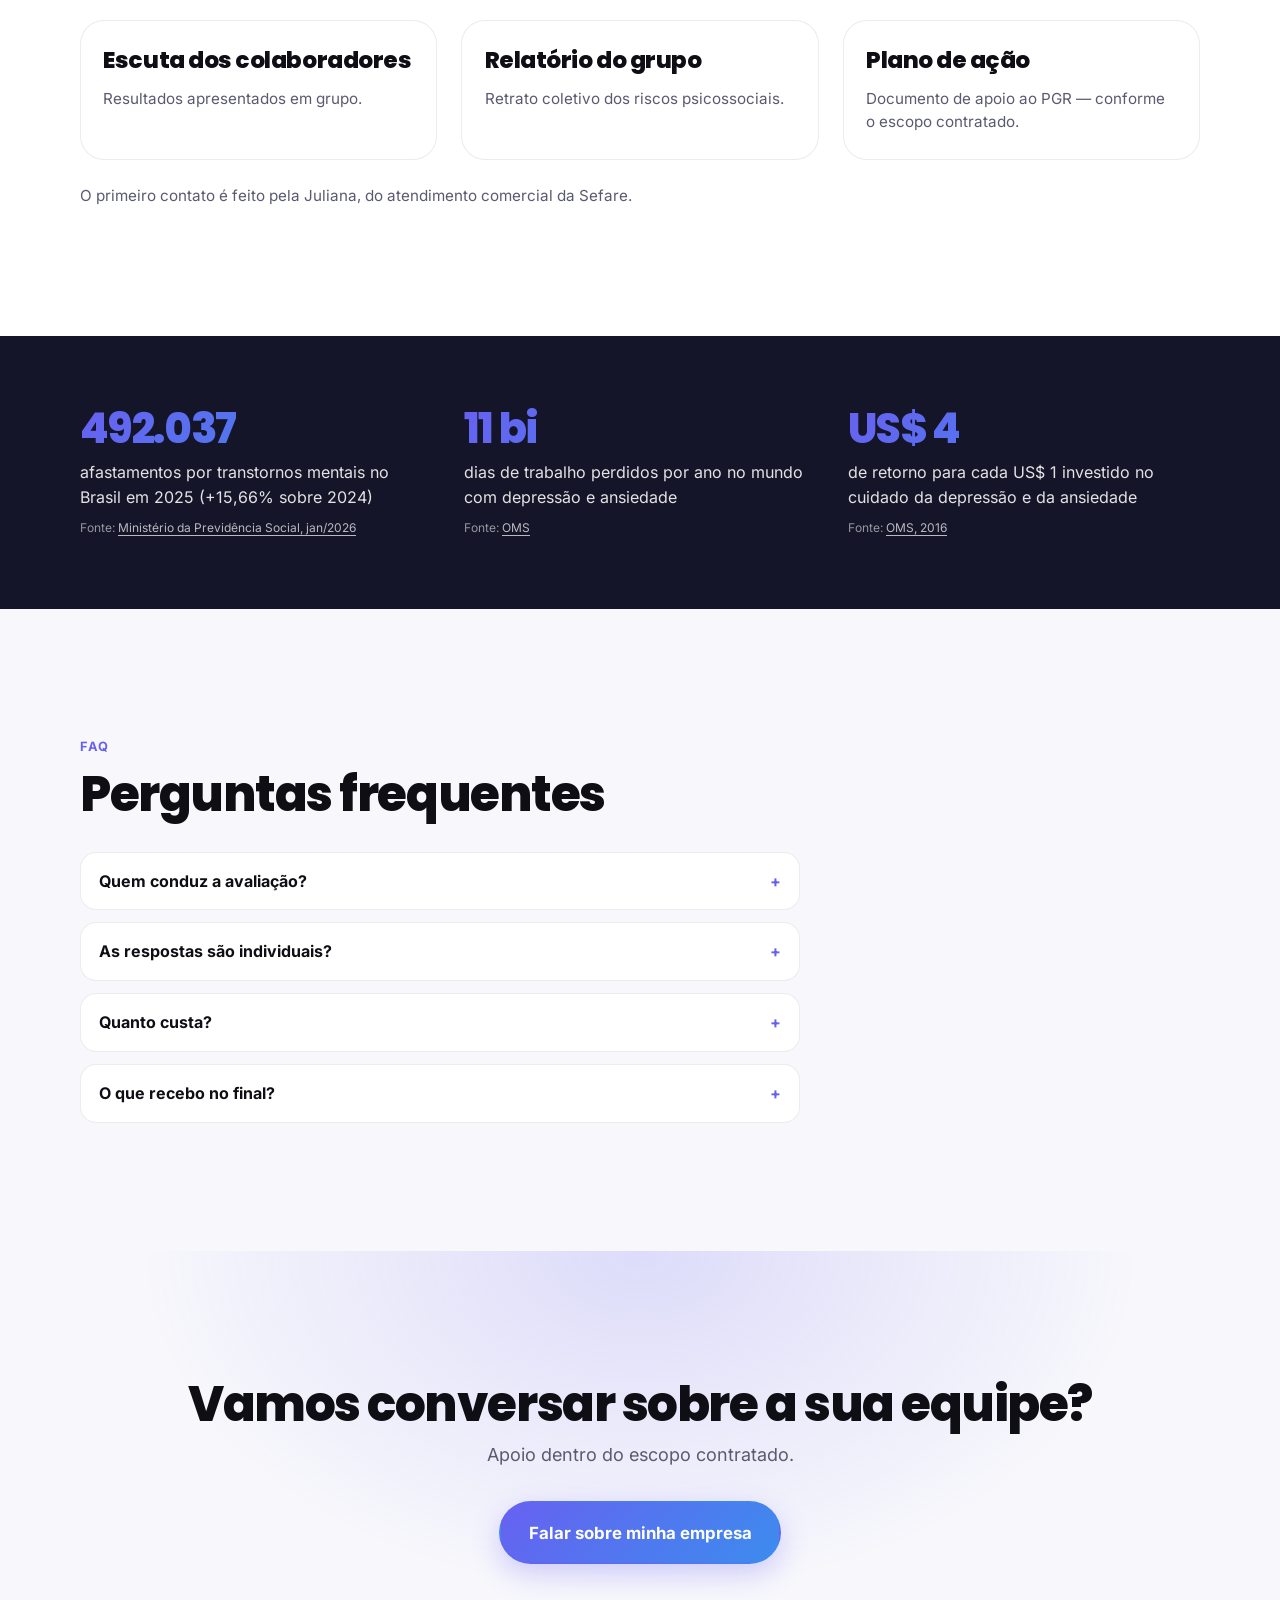
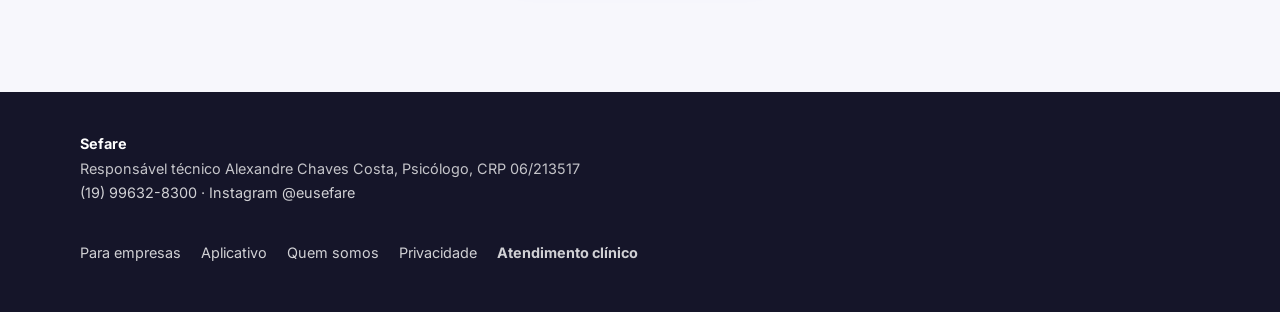
<file: v5-app/empresas.html>
<!DOCTYPE html>
<html lang="pt-BR">
<head>
  <meta charset="utf-8">
  <meta name="viewport" content="width=device-width, initial-scale=1">
  <meta name="robots" content="noindex, nofollow">
  <title>Para empresas — Riscos psicossociais | Sefare</title>
  <meta name="description" content="Avaliação de riscos psicossociais para empresas: escuta dos colaboradores, relatório do grupo e plano de ação. Apoio dentro do escopo contratado. CRP 06/213517.">
  <link rel="icon" href="assets/img/favicon.png" type="image/png">
  <link rel="stylesheet" href="fonts.css">
  <link rel="stylesheet" href="style.css">
  <script>
    (function () {
      var h = document.documentElement;
      if (/(?:^\?|&)print=1(?:&|$)/.test(location.search || "")) h.classList.add("print-mode");
      if (window.matchMedia && matchMedia("(prefers-reduced-motion: reduce)").matches) h.classList.add("reduced-motion");
    })();
  </script>
</head>
<body>
  <a class="skip-link" href="#conteudo">Ir para o conteúdo</a>

  <header class="site-header">
    <div class="wrap header-inner">
      <a class="brand" href="index.html" aria-label="Sefare — início">
        <img class="brand-logo" src="assets/img/sefare-logo-transp-240.png" width="240" height="48" alt="Sefare">
      </a>
      <nav class="site-nav" id="menu-principal" aria-label="Principal">
        <ul>
          <li><a href="index.html">Início</a></li>
          <li><a href="empresas.html" aria-current="page">Para empresas</a></li>
          <li><a href="https://sefare.com.br/aplicativo/">Aplicativo</a></li>
          <li><a href="quem-somos.html">Quem somos</a></li>
          <li><a href="contato.html">Contato</a></li>
          <li class="nav-clinica-m"><a href="https://neuroalexandrechaves.com" rel="noopener" target="_blank">Atendimento clínico</a></li>
          <li class="nav-wa-m"><a class="btn btn-primary btn-sm" href="https://wa.me/5519996328300?text=Ol%C3%A1%2C%20quero%20falar%20sobre%20a%20avalia%C3%A7%C3%A3o%20de%20riscos%20psicossociais%20da%20minha%20empresa">Falar sobre minha empresa</a></li>
        </ul>
      </nav>
      <div class="header-actions">
        <a class="btn-clinica" href="https://neuroalexandrechaves.com" rel="noopener" target="_blank">Atendimento clínico</a>
        <a class="btn btn-primary btn-sm header-wa" href="https://wa.me/5519996328300?text=Ol%C3%A1%2C%20quero%20falar%20sobre%20a%20avalia%C3%A7%C3%A3o%20de%20riscos%20psicossociais%20da%20minha%20empresa">Falar sobre minha empresa</a>
        <button class="nav-toggle" type="button" aria-expanded="false" aria-controls="menu-principal" aria-label="Abrir menu">
          <span class="nav-toggle-bars" aria-hidden="true"></span>
        </button>
      </div>
    </div>
  </header>

  <main id="conteudo">
    <section class="hero" aria-labelledby="hero-title">
      <div class="wrap">
        <p class="eyebrow">Para empresas</p>
        <h1 id="hero-title">Riscos psicossociais: o que sua empresa precisa saber</h1>
        <p class="nr1-fato">
          Desde 26 de maio de 2026, a NR-1 inclui os fatores de riscos psicossociais no gerenciamento de riscos das empresas.
          <a href="https://www.gov.br/trabalho-e-emprego/pt-br/acesso-a-informacao/participacao-social/conselhos-e-orgaos-colegiados/comissao-tripartite-partitaria-permanente/normas-regulamentadora/normas-regulamentadoras-vigentes/nr-1" target="_blank" rel="noopener">Fonte: Ministério do Trabalho e Emprego</a>
        </p>
        <div class="hero-ctas">
          <a class="btn btn-primary btn-lg" href="https://wa.me/5519996328300?text=Ol%C3%A1%2C%20quero%20falar%20sobre%20a%20avalia%C3%A7%C3%A3o%20de%20riscos%20psicossociais%20da%20minha%20empresa">Falar sobre minha empresa</a>
        </div>
      </div>
    </section>

    <section class="section section-tight video-empresas" id="video" aria-labelledby="video-title">
      <div class="wrap">
        <h2 id="video-title" class="visually-hidden" style="position:absolute;width:1px;height:1px;overflow:hidden;clip:rect(0,0,0,0)">Vídeo</h2>
        <div class="video-frame" role="img" aria-label="Vídeo em breve">
          <div style="text-align:center">
            <div class="video-play" aria-hidden="true"></div>
            <p class="video-label">Vídeo em breve</p>
          </div>
        </div>
      </div>
    </section>

    <section class="section section-alt" aria-labelledby="recebe-title">
      <div class="wrap">
        <p class="eyebrow reveal">Entregas</p>
        <h2 id="recebe-title" class="reveal">O que sua empresa recebe</h2>
        <div class="cards-3" style="margin-top:2.5rem">
          <article class="card reveal">
            <h3>Escuta dos colaboradores</h3>
            <p>Resultados apresentados em grupo.</p>
          </article>
          <article class="card reveal">
            <h3>Relatório do grupo</h3>
            <p>Retrato coletivo dos riscos psicossociais.</p>
          </article>
          <article class="card reveal">
            <h3>Plano de ação</h3>
            <p>Documento de apoio ao PGR — conforme o escopo contratado.</p>
          </article>
        </div>
        <p class="juliana-line reveal">O primeiro contato é feito pela Juliana, do atendimento comercial da Sefare.</p>
      </div>
    </section>

    <section class="impacto impacto-compact" aria-labelledby="num-title">
      <div class="wrap">
        <h2 id="num-title" class="visually-hidden" style="position:absolute;width:1px;height:1px;overflow:hidden;clip:rect(0,0,0,0)">Contexto</h2>
        <div class="impacto-grid">
          <article class="impacto-item reveal">
            <p class="impacto-num"><span data-count="546254" data-format="br">546.254</span></p>
            <p class="impacto-texto">afastamentos por transtornos mentais no Brasil em 2025 (+15,66% sobre 2024)</p>
            <p class="impacto-fonte">Fonte: <a href="https://www.gov.br/previdencia/pt-br/noticias/2026/janeiro/previdencia-social-concede-546-254-beneficios-por-incapacidade-temporaria-por-transtornos-mentais-e-comportamentais" target="_blank" rel="noopener">Ministério da Previdência Social, jan/2026</a></p>
          </article>
          <article class="impacto-item reveal">
            <p class="impacto-num"><span data-count="12" data-suffix=" bi">12 bi</span></p>
            <p class="impacto-texto">dias de trabalho perdidos por ano no mundo com depressão e ansiedade</p>
            <p class="impacto-fonte">Fonte: <a href="https://www.who.int/news-room/fact-sheets/detail/mental-health-at-work" target="_blank" rel="noopener">OMS</a></p>
          </article>
          <article class="impacto-item reveal">
            <p class="impacto-num"><span data-count="4" data-prefix="US$ ">US$ 4</span></p>
            <p class="impacto-texto">de retorno para cada US$ 1 investido no cuidado da depressão e da ansiedade</p>
            <p class="impacto-fonte">Fonte: <a href="https://www.who.int/news/item/13-04-2016-investing-in-treatment-for-depression-and-anxiety-leads-to-fourfold-return" target="_blank" rel="noopener">OMS, 2016</a></p>
          </article>
        </div>
      </div>
    </section>

    <section class="section" aria-labelledby="faq-title">
      <div class="wrap">
        <p class="eyebrow reveal">FAQ</p>
        <h2 id="faq-title" class="reveal">Perguntas frequentes</h2>
        <div class="faq" style="margin-top:2rem">
          <details class="reveal">
            <summary>Quem conduz a avaliação?</summary>
            <p>Alexandre Chaves Costa, Psicólogo, CRP 06/213517, responsável técnico, com sigilo e ética profissional.</p>
          </details>
          <details class="reveal">
            <summary>As respostas são individuais?</summary>
            <p>Os resultados são apresentados em grupo, para a empresa não ver respostas individuais.</p>
          </details>
          <details class="reveal">
            <summary>Quanto custa?</summary>
            <p>Depende do tamanho da equipe; o orçamento é feito na conversa.</p>
          </details>
          <details class="reveal">
            <summary>O que recebo no final?</summary>
            <p>Relatório do grupo, plano de ação e documento de apoio ao PGR — conforme o escopo contratado.</p>
          </details>
        </div>
      </div>
    </section>

    <section class="cta-final" aria-labelledby="cta-title">
      <div class="wrap">
        <h2 id="cta-title">Vamos conversar sobre a sua equipe?</h2>
        <p class="apoio">Apoio dentro do escopo contratado.</p>
        <a class="btn btn-primary btn-lg" href="https://wa.me/5519996328300?text=Ol%C3%A1%2C%20quero%20falar%20sobre%20a%20avalia%C3%A7%C3%A3o%20de%20riscos%20psicossociais%20da%20minha%20empresa">Falar sobre minha empresa</a>
      </div>
    </section>
  </main>

  <footer class="site-footer">
    <div class="wrap footer-inner">
      <p class="footer-meta">
        <strong>Sefare</strong><br>
        Responsável técnico Alexandre Chaves Costa, Psicólogo, CRP 06/213517<br>
        <a href="https://wa.me/5519996328300?text=Ol%C3%A1%2C%20quero%20falar%20sobre%20a%20avalia%C3%A7%C3%A3o%20de%20riscos%20psicossociais%20da%20minha%20empresa">(19) 99632-8300</a>
        ·
        <a href="https://www.instagram.com/eusefare/" rel="noopener" target="_blank">Instagram @eusefare</a>
      </p>
      <nav class="footer-links" aria-label="Links do rodapé">
        <a href="empresas.html">Para empresas</a>
        <a href="https://sefare.com.br/aplicativo/">Aplicativo</a>
        <a href="quem-somos.html">Quem somos</a>
        <a href="contato.html#privacidade">Privacidade</a>
        <a class="btn-clinica btn-clinica-rodape" href="https://neuroalexandrechaves.com" rel="noopener" target="_blank">Atendimento clínico</a>
      </nav>
    </div>
  </footer>

  <div class="wa-bar">
    <a class="btn btn-primary" href="https://wa.me/5519996328300?text=Ol%C3%A1%2C%20quero%20falar%20sobre%20a%20avalia%C3%A7%C3%A3o%20de%20riscos%20psicossociais%20da%20minha%20empresa">Falar sobre minha empresa</a>
  </div>

  <script src="site.js" defer></script>
</body>
</html>
</file>
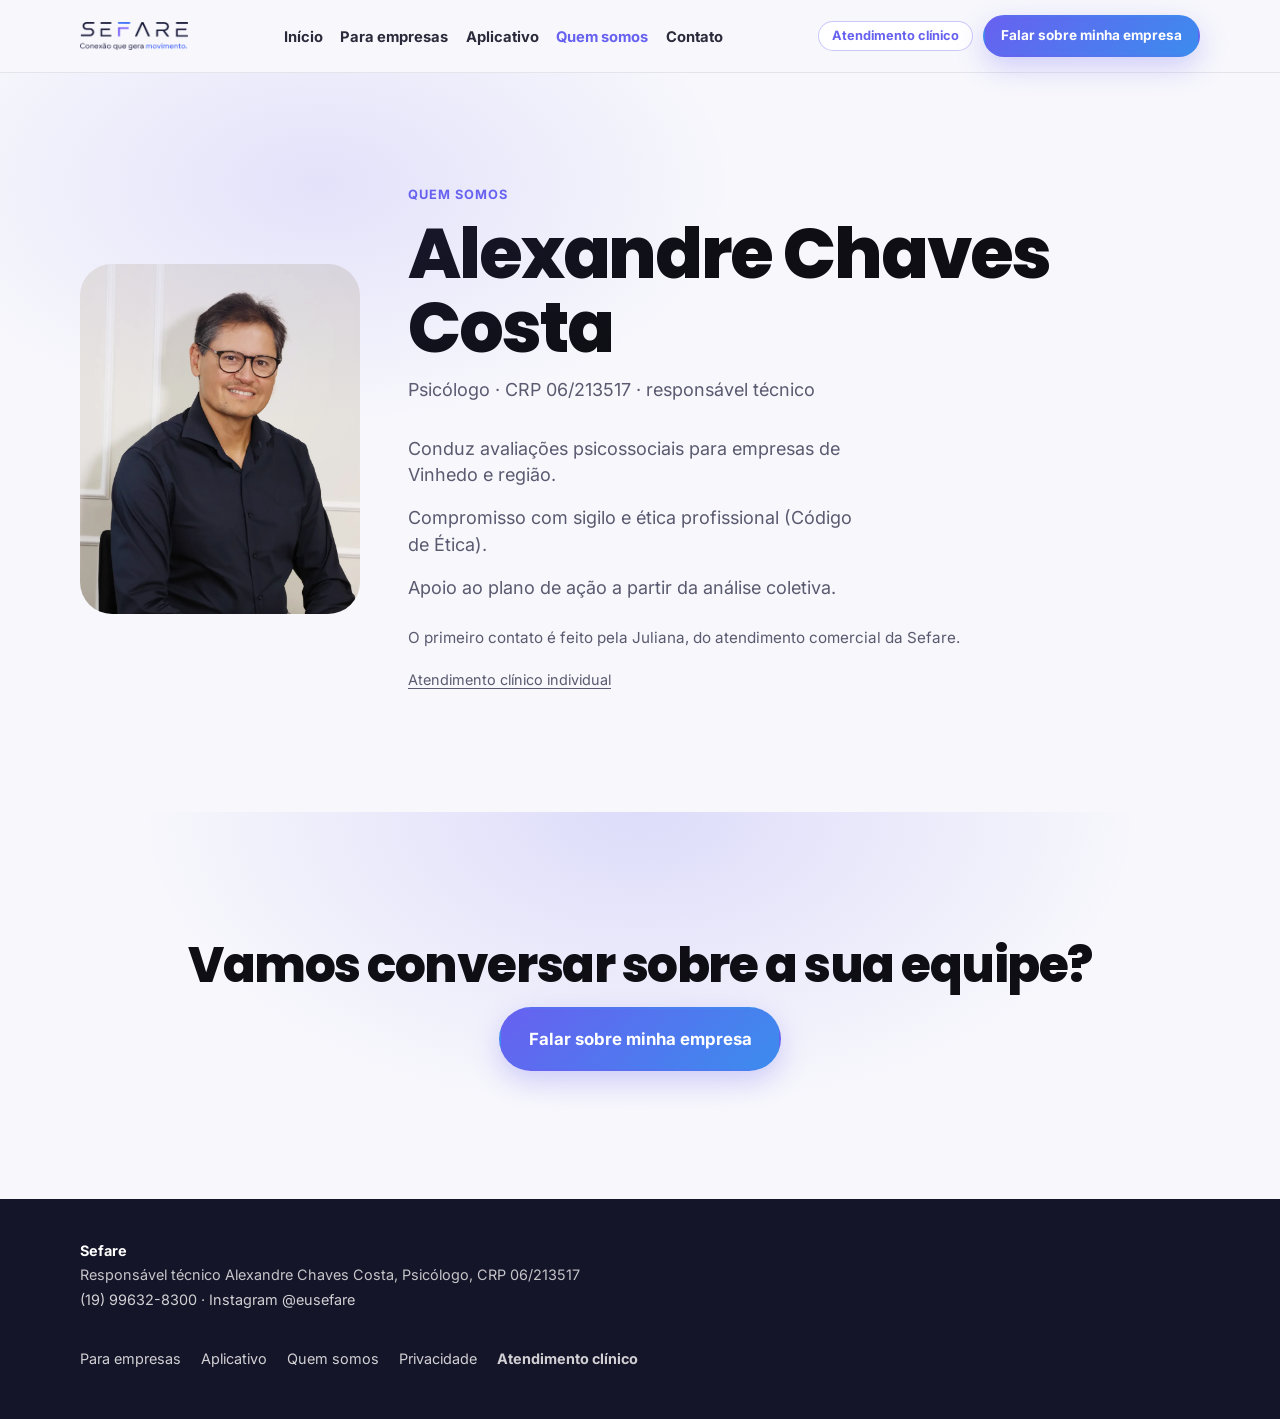
<file: v5-app/quem-somos.html>
<!DOCTYPE html>
<html lang="pt-BR">
<head>
  <meta charset="utf-8">
  <meta name="viewport" content="width=device-width, initial-scale=1">
  <meta name="robots" content="noindex, nofollow">
  <title>Quem somos | Sefare</title>
  <meta name="description" content="Alexandre Chaves Costa, Psicólogo CRP 06/213517, responsável técnico da Sefare. Avaliações psicossociais para empresas de Vinhedo e região.">
  <link rel="icon" href="assets/img/favicon.png" type="image/png">
  <link rel="stylesheet" href="fonts.css">
  <link rel="stylesheet" href="style.css">
  <script>
    (function () {
      var h = document.documentElement;
      if (/(?:^\?|&)print=1(?:&|$)/.test(location.search || "")) h.classList.add("print-mode");
      if (window.matchMedia && matchMedia("(prefers-reduced-motion: reduce)").matches) h.classList.add("reduced-motion");
    })();
  </script>
</head>
<body>
  <a class="skip-link" href="#conteudo">Ir para o conteúdo</a>

  <header class="site-header">
    <div class="wrap header-inner">
      <a class="brand" href="index.html" aria-label="Sefare — início">
        <img class="brand-logo" src="assets/img/sefare-logo-transp-240.png" width="240" height="48" alt="Sefare">
      </a>
      <nav class="site-nav" id="menu-principal" aria-label="Principal">
        <ul>
          <li><a href="index.html">Início</a></li>
          <li><a href="empresas.html">Para empresas</a></li>
          <li><a href="https://sefare.com.br/aplicativo/">Aplicativo</a></li>
          <li><a href="quem-somos.html" aria-current="page">Quem somos</a></li>
          <li><a href="contato.html">Contato</a></li>
          <li class="nav-clinica-m"><a href="https://neuroalexandrechaves.com" rel="noopener" target="_blank">Atendimento clínico</a></li>
          <li class="nav-wa-m"><a class="btn btn-primary btn-sm" href="https://wa.me/5519996328300?text=Ol%C3%A1%2C%20quero%20falar%20sobre%20a%20avalia%C3%A7%C3%A3o%20de%20riscos%20psicossociais%20da%20minha%20empresa">Falar sobre minha empresa</a></li>
        </ul>
      </nav>
      <div class="header-actions">
        <a class="btn-clinica" href="https://neuroalexandrechaves.com" rel="noopener" target="_blank">Atendimento clínico</a>
        <a class="btn btn-primary btn-sm header-wa" href="https://wa.me/5519996328300?text=Ol%C3%A1%2C%20quero%20falar%20sobre%20a%20avalia%C3%A7%C3%A3o%20de%20riscos%20psicossociais%20da%20minha%20empresa">Falar sobre minha empresa</a>
        <button class="nav-toggle" type="button" aria-expanded="false" aria-controls="menu-principal" aria-label="Abrir menu">
          <span class="nav-toggle-bars" aria-hidden="true"></span>
        </button>
      </div>
    </div>
  </header>

  <main id="conteudo">
    <section class="hero" aria-labelledby="hero-title">
      <div class="wrap quem-grid">
        <img class="quem-foto quem-foto--lg" src="assets/fotos-alexandre/alexandre-1-retrato-900x1125.webp" width="900" height="1125" alt="Alexandre Chaves Costa">
        <div>
          <p class="eyebrow">Quem somos</p>
          <h1 id="hero-title">Alexandre Chaves Costa</h1>
          <p class="lead">Psicólogo · CRP 06/213517 · responsável técnico</p>
          <div style="margin-top:2rem;display:grid;gap:1rem;max-width:28rem">
            <p class="apoio">Conduz avaliações psicossociais para empresas de Vinhedo e região.</p>
            <p class="apoio">Compromisso com sigilo e ética profissional (Código de Ética).</p>
            <p class="apoio">Apoio ao plano de ação a partir da análise coletiva.</p>
          </div>
          <p class="juliana-line">O primeiro contato é feito pela Juliana, do atendimento comercial da Sefare.</p>
          <a class="link-discreto" href="https://neuroalexandrechaves.com" rel="noopener" target="_blank">Atendimento clínico individual</a>
        </div>
      </div>
    </section>

    <section class="cta-final" aria-labelledby="cta-title">
      <div class="wrap">
        <h2 id="cta-title">Vamos conversar sobre a sua equipe?</h2>
        <a class="btn btn-primary btn-lg" href="https://wa.me/5519996328300?text=Ol%C3%A1%2C%20quero%20falar%20sobre%20a%20avalia%C3%A7%C3%A3o%20de%20riscos%20psicossociais%20da%20minha%20empresa">Falar sobre minha empresa</a>
      </div>
    </section>
  </main>

  <footer class="site-footer">
    <div class="wrap footer-inner">
      <p class="footer-meta">
        <strong>Sefare</strong><br>
        Responsável técnico Alexandre Chaves Costa, Psicólogo, CRP 06/213517<br>
        <a href="https://wa.me/5519996328300?text=Ol%C3%A1%2C%20quero%20falar%20sobre%20a%20avalia%C3%A7%C3%A3o%20de%20riscos%20psicossociais%20da%20minha%20empresa">(19) 99632-8300</a>
        ·
        <a href="https://www.instagram.com/eusefare/" rel="noopener" target="_blank">Instagram @eusefare</a>
      </p>
      <nav class="footer-links" aria-label="Links do rodapé">
        <a href="empresas.html">Para empresas</a>
        <a href="https://sefare.com.br/aplicativo/">Aplicativo</a>
        <a href="quem-somos.html">Quem somos</a>
        <a href="contato.html#privacidade">Privacidade</a>
        <a class="btn-clinica btn-clinica-rodape" href="https://neuroalexandrechaves.com" rel="noopener" target="_blank">Atendimento clínico</a>
      </nav>
    </div>
  </footer>

  <div class="wa-bar">
    <a class="btn btn-primary" href="https://wa.me/5519996328300?text=Ol%C3%A1%2C%20quero%20falar%20sobre%20a%20avalia%C3%A7%C3%A3o%20de%20riscos%20psicossociais%20da%20minha%20empresa">Falar sobre minha empresa</a>
  </div>

  <script src="site.js" defer></script>
</body>
</html>
</file>
<file: fonts.css>
@font-face { font-family: "Inter"; font-weight: 400; font-style: normal; font-display: swap; src: url("assets/fonts/Inter-400.woff2") format("woff2"); }
@font-face { font-family: "Inter"; font-weight: 700; font-style: normal; font-display: swap; src: url("assets/fonts/Inter-700.woff2") format("woff2"); }
@font-face { font-family: "Poppins"; font-weight: 800; font-style: normal; font-display: swap; src: url("assets/fonts/Poppins-800.woff2") format("woff2"); }
</file>
<file: style.css>
/* Sefare v4 — CSS único, limpo */
:root {
  --marinho: #151529;
  --lilas: #6761F0;
  --azul: #3C8CEE;
  --branco: #F7F7FC;
  --preto: #0E0E14;
  --texto: #2a2a3a;
  --texto-suave: #5a5a70;
  --linha: rgba(21, 21, 41, 0.08);
  --grad: linear-gradient(135deg, #6761F0, #3C8CEE);
  --raio: 24px;
  --raio-sm: 16px;
  --header-h: 72px;
  --wa-bar-h: 56px;
  --wrap: 1120px;
  --font-display: "Poppins", sans-serif;
  --font-body: "Inter", sans-serif;
}

*, *::before, *::after { box-sizing: border-box; }
html { scroll-behavior: smooth; }
@media (prefers-reduced-motion: reduce) {
  html { scroll-behavior: auto; }
}

body {
  margin: 0;
  font-family: var(--font-body);
  font-weight: 400;
  color: var(--texto);
  background: var(--branco);
  line-height: 1.55;
  -webkit-font-smoothing: antialiased;
  padding-bottom: 0;
  overflow-x: clip;
}

@media (max-width: 899px) {
  body { padding-bottom: calc(var(--wa-bar-h) + env(safe-area-inset-bottom, 0px)); }
}

img { max-width: 100%; height: auto; display: block; }
a { color: var(--lilas); text-decoration-thickness: 1px; text-underline-offset: 3px; }
a:hover { color: var(--azul); }
button { font-family: inherit; }
:focus-visible {
  outline: 3px solid var(--lilas);
  outline-offset: 3px;
}

.skip-link {
  position: absolute;
  left: -999px;
  top: 0;
  background: var(--marinho);
  color: #fff;
  padding: 0.75rem 1rem;
  z-index: 1000;
}
.skip-link:focus { left: 0.5rem; top: 0.5rem; }

.wrap {
  width: min(100% - 2.5rem, var(--wrap));
  margin-inline: auto;
}

/* Tipografia */
h1, h2, h3 {
  font-family: var(--font-display);
  font-weight: 800;
  color: var(--preto);
  line-height: 1.05;
  letter-spacing: -0.03em;
  margin: 0 0 0.75rem;
}
h1 {
  font-size: clamp(2.25rem, 5.5vw, 5.25rem); /* ~36–84px */
}
h2 {
  font-size: clamp(1.75rem, 3.8vw, 3.25rem);
}
h3 {
  font-size: clamp(1.15rem, 2vw, 1.45rem);
  letter-spacing: -0.02em;
  line-height: 1.2;
}
.lead, .apoio {
  margin: 0;
  font-size: clamp(1rem, 1.4vw, 1.2rem);
  color: var(--texto-suave);
  max-width: 36rem;
  line-height: 1.5;
}
.eyebrow {
  margin: 0 0 0.75rem;
  font-size: 0.8rem;
  font-weight: 700;
  letter-spacing: 0.08em;
  text-transform: uppercase;
  color: var(--lilas);
}
.trust-line {
  margin: 1.25rem 0 0;
  font-size: 0.9rem;
  color: var(--texto-suave);
}

/* Botões */
.btn {
  display: inline-flex;
  align-items: center;
  justify-content: center;
  gap: 0.4rem;
  padding: 0.9rem 1.4rem;
  border-radius: 999px;
  border: 2px solid transparent;
  font-weight: 700;
  font-size: 0.95rem;
  text-decoration: none;
  cursor: pointer;
  transition: transform 0.2s ease, background 0.2s ease, color 0.2s ease, border-color 0.2s ease;
}
.btn:hover { transform: translateY(-1px); }
.btn-primary {
  background: var(--grad);
  color: #fff;
  box-shadow: 0 10px 28px rgba(103, 97, 240, 0.28);
}
.btn-primary:hover { color: #fff; }
.btn-ghost {
  background: transparent;
  color: var(--marinho);
  border-color: rgba(21, 21, 41, 0.18);
}
.btn-ghost:hover { border-color: var(--lilas); color: var(--lilas); }
.btn-ghost-light {
  background: transparent;
  color: #fff;
  border-color: rgba(255, 255, 255, 0.35);
}
.btn-ghost-light:hover { border-color: #fff; color: #fff; }
.btn-sm { padding: 0.55rem 1rem; font-size: 0.85rem; }
.btn-lg { padding: 1.05rem 1.7rem; font-size: 1.05rem; }
.btn-clinica {
  display: none;
  font-size: 0.82rem;
  font-weight: 700;
  color: var(--texto-suave);
  text-decoration: none;
  padding: 0.4rem 0.7rem;
  border-radius: 8px;
}
.btn-clinica:hover { color: var(--lilas); background: rgba(103, 97, 240, 0.08); }
.btn-clinica-rodape {
  display: inline;
  padding: 0;
  font-size: inherit;
  font-weight: 700;
}
@media (min-width: 1100px) {
  .btn-clinica:not(.btn-clinica-rodape) { display: inline-flex; }
}

/* Header */
.site-header {
  position: sticky;
  top: 0;
  z-index: 100;
  background: rgba(247, 247, 252, 0.92);
  backdrop-filter: blur(12px);
  border-bottom: 1px solid var(--linha);
}
.header-inner {
  display: flex;
  align-items: center;
  justify-content: space-between;
  gap: 1rem;
  min-height: var(--header-h);
}
.brand { display: flex; align-items: center; text-decoration: none; }
.brand-logo {
  height: 28px;
  width: auto;
}
.site-nav ul {
  display: flex;
  align-items: center;
  gap: 0.15rem 1.1rem;
  list-style: none;
  margin: 0;
  padding: 0;
}
.site-nav a {
  color: var(--texto);
  text-decoration: none;
  font-size: 0.92rem;
  font-weight: 700;
}
.site-nav a:hover,
.site-nav a[aria-current="page"] { color: var(--lilas); }
.nav-clinica-m,
.nav-wa-m { display: none; }
.header-actions {
  display: flex;
  align-items: center;
  gap: 0.65rem;
}
.nav-toggle {
  display: none;
  width: 44px;
  height: 44px;
  border: 0;
  background: transparent;
  cursor: pointer;
  padding: 0;
  align-items: center;
  justify-content: center;
}
.nav-toggle-bars,
.nav-toggle-bars::before,
.nav-toggle-bars::after {
  display: block;
  width: 22px;
  height: 2px;
  background: var(--marinho);
  border-radius: 2px;
  position: relative;
}
.nav-toggle-bars::before,
.nav-toggle-bars::after {
  content: "";
  position: absolute;
  left: 0;
}
.nav-toggle-bars::before { top: -7px; }
.nav-toggle-bars::after { top: 7px; }

@media (max-width: 1180px) and (min-width: 981px) {
  .site-nav { gap: 0; }
  .site-nav ul { gap: 0.1rem 0.75rem; }
  .site-nav a { font-size: 0.84rem; }
  .header-wa { font-size: 0.78rem; padding: 0.5rem 0.85rem; }
}

@media (max-width: 980px) {
  .nav-toggle { display: inline-flex; }
  .site-nav {
    position: absolute;
    left: 0;
    right: 0;
    top: 100%;
    background: #fff;
    border-bottom: 1px solid var(--linha);
    max-height: 0;
    overflow: hidden;
    transition: max-height 0.3s ease;
  }
  .site-nav.is-open { max-height: 420px; }
  .site-nav ul {
    flex-direction: column;
    align-items: stretch;
    padding: 0.75rem 1.25rem 1.25rem;
    gap: 0;
  }
  .site-nav li { border-bottom: 1px solid var(--linha); }
  .site-nav a {
    display: block;
    padding: 0.85rem 0;
  }
  .nav-clinica-m,
  .nav-wa-m { display: list-item; }
  .nav-wa-m { border-bottom: 0; padding-top: 0.75rem; }
  .nav-wa-m .btn { width: 100%; }
  .header-wa { display: none; }
}

/* Seções */
.section {
  padding: clamp(4.5rem, 10vw, 8rem) 0;
}
.section-tight { padding: clamp(3.5rem, 8vw, 6rem) 0; }
.section-dark {
  background: var(--marinho);
  color: #e8e8f4;
}
.section-dark h2,
.section-dark h3 { color: #fff; }
.section-dark .apoio,
.section-dark .lead { color: rgba(255, 255, 255, 0.72); }
.section-alt { background: #fff; }

.hero {
  padding: clamp(3.5rem, 9vw, 7rem) 0 clamp(4rem, 10vw, 7.5rem);
  position: relative;
  overflow: hidden;
}
.hero::before {
  content: "";
  position: absolute;
  inset: -20% 40% auto -10%;
  height: 70%;
  background: radial-gradient(ellipse at center, rgba(103, 97, 240, 0.14), transparent 65%);
  pointer-events: none;
}
.hero-grid {
  display: grid;
  gap: 2.5rem;
  align-items: center;
}
@media (min-width: 900px) {
  .hero-grid { grid-template-columns: 1.15fr 0.85fr; gap: 3.5rem; }
}
.hero-ctas {
  display: flex;
  flex-wrap: wrap;
  gap: 0.75rem;
  margin-top: 1.75rem;
}

/* Hero — equipe abstrata (conexão) */
.hero-team {
  width: min(100%, 420px);
  margin-inline: auto;
  max-height: 200px;
}
@media (min-width: 900px) {
  .hero-team { max-height: none; }
}
@media (max-width: 379px) {
  .hero-team { display: none; }
}
.hero-team-svg {
  width: 100%;
  height: auto;
  display: block;
}
.team-node {
  fill: #6761F0;
  opacity: 0.28;
  transform-origin: center;
  transform-box: fill-box;
  animation: teamNodeOn 5.5s ease-in-out infinite;
  animation-delay: calc(var(--i) * 0.38s);
}
.team-line {
  stroke-opacity: 0.18;
  animation: teamLineOn 5.5s ease-in-out infinite;
  animation-delay: calc(var(--i) * 0.28s);
}
.team-glow {
  opacity: 0.55;
  animation: teamGlow 5.5s ease-in-out infinite;
}
@keyframes teamNodeOn {
  0%, 100% { opacity: 0.25; transform: scale(0.92); }
  18%, 42% { opacity: 1; transform: scale(1.08); }
  55% { opacity: 0.55; transform: scale(1); }
}
@keyframes teamLineOn {
  0%, 100% { stroke-opacity: 0.12; }
  22%, 48% { stroke-opacity: 0.85; }
  60% { stroke-opacity: 0.35; }
}
@keyframes teamGlow {
  0%, 100% { opacity: 0.35; }
  40% { opacity: 0.7; }
}
@media (prefers-reduced-motion: reduce) {
  .team-node,
  .team-line,
  .team-glow { animation: none; }
  .team-node { opacity: 0.85; transform: none; }
  .team-line { stroke-opacity: 0.55; }
  .team-glow { opacity: 0.5; }
}
.print-mode .team-node,
.print-mode .team-line,
.print-mode .team-glow { animation: none; }
.print-mode .team-node { opacity: 0.9; }
.print-mode .team-line { stroke-opacity: 0.6; }

/* Impacto / números */
.impacto {
  padding: clamp(4rem, 9vw, 6.5rem) 0;
  background: var(--marinho);
  color: #fff;
}
.impacto-grid {
  display: grid;
  gap: 2.5rem;
}
@media (min-width: 800px) {
  .impacto-grid { grid-template-columns: repeat(3, 1fr); gap: 2rem; }
}
.impacto-item { text-align: left; }
.impacto-num {
  font-family: var(--font-display);
  font-weight: 800;
  font-size: clamp(2.4rem, 5vw, 3.75rem);
  line-height: 1;
  letter-spacing: -0.04em;
  background: var(--grad);
  -webkit-background-clip: text;
  background-clip: text;
  color: transparent;
  margin: 0 0 0.65rem;
}
.impacto-texto {
  margin: 0 0 0.65rem;
  font-size: 1rem;
  color: rgba(255, 255, 255, 0.88);
  max-width: 22rem;
}
.impacto-fonte {
  margin: 0;
  font-size: 0.75rem;
  color: rgba(255, 255, 255, 0.55);
  line-height: 1.4;
}
.impacto-fonte a { color: rgba(255, 255, 255, 0.7); }
.impacto-compact .impacto-num { font-size: clamp(1.8rem, 3.5vw, 2.6rem); }
.impacto-compact { padding: clamp(3rem, 6vw, 4.5rem) 0; }

.nr1-fato {
  margin: 1.25rem 0 0;
  font-size: 0.95rem;
  color: var(--texto-suave);
  max-width: 40rem;
}
.nr1-fato a { font-size: 0.8rem; }

/* Passos */
.passos {
  display: grid;
  gap: 1.5rem;
}
@media (min-width: 800px) {
  .passos { grid-template-columns: repeat(3, 1fr); gap: 2rem; }
}
.passo {
  padding: 1.75rem 1.5rem;
  background: #fff;
  border-radius: var(--raio);
  border: 1px solid var(--linha);
}
.passo-n {
  font-family: var(--font-display);
  font-weight: 800;
  font-size: 3rem;
  line-height: 1;
  background: var(--grad);
  -webkit-background-clip: text;
  background-clip: text;
  color: transparent;
  margin-bottom: 0.75rem;
}
.passo h3 { margin-bottom: 0.4rem; }
.passo p { margin: 0; color: var(--texto-suave); font-size: 0.95rem; }

/* Cards */
.cards-3 {
  display: grid;
  gap: 1.25rem;
}
@media (min-width: 800px) {
  .cards-3 { grid-template-columns: repeat(3, 1fr); gap: 1.5rem; }
}
.card {
  background: #fff;
  border: 1px solid var(--linha);
  border-radius: var(--raio);
  padding: 1.6rem 1.4rem;
}
.card p { margin: 0.4rem 0 0; color: var(--texto-suave); font-size: 0.95rem; }

/* App teaser / mockup */
.app-teaser {
  display: grid;
  gap: 2.5rem;
  align-items: center;
}
@media (min-width: 860px) {
  .app-teaser { grid-template-columns: 1fr 1fr; gap: 3rem; }
}

.phone {
  width: min(100%, 260px);
  margin-inline: auto;
  aspect-ratio: 9 / 18.5;
  background: var(--marinho);
  border-radius: 36px;
  padding: 12px;
  box-shadow:
    0 0 0 2px rgba(255, 255, 255, 0.08),
    0 30px 60px rgba(21, 21, 41, 0.28);
  position: relative;
}
@media (max-width: 899px) {
  .phone { width: min(100%, 200px); }
  .phone-live {
    width: min(100%, 176px);
    aspect-ratio: 9 / 15.4;
    margin-bottom: 0.75rem;
  }
  .app-page .hero {
    padding-bottom: calc(2.25rem + var(--wa-bar-h) + env(safe-area-inset-bottom, 0px));
  }
}
.phone-screen {
  height: 100%;
  border-radius: 26px;
  background: linear-gradient(165deg, #1c1c3a 0%, #151529 45%, #1a2748 100%);
  padding: 1.15rem 0.95rem 1rem;
  display: flex;
  flex-direction: column;
  gap: 0.65rem;
  color: #fff;
  overflow: hidden;
}
.phone-notch {
  width: 42%;
  height: 8px;
  background: rgba(0, 0, 0, 0.35);
  border-radius: 999px;
  margin: 0 auto 0.15rem;
}
.phone-label {
  font-size: 0.68rem;
  font-weight: 700;
  letter-spacing: 0.06em;
  text-transform: uppercase;
  color: rgba(255, 255, 255, 0.55);
  margin: 0;
}
.phone-level {
  font-family: var(--font-display);
  font-weight: 800;
  font-size: 1.35rem;
  margin: 0.15rem 0 0.45rem;
}
.phone-bar {
  height: 7px;
  border-radius: 999px;
  background: rgba(255, 255, 255, 0.12);
  overflow: hidden;
}
.phone-bar > span {
  display: block;
  height: 100%;
  width: 12%;
  border-radius: inherit;
  background: var(--grad);
  transition: width 0.25s ease;
}
.phone-live .phone-bar > span { animation: none; }
.phone-badge {
  margin-top: auto;
  align-self: flex-start;
  padding: 0.45rem 0.75rem;
  border-radius: 999px;
  background: rgba(103, 97, 240, 0.25);
  border: 1px solid rgba(103, 97, 240, 0.45);
  font-size: 0.78rem;
  font-weight: 700;
}
.phone-plant {
  flex: 1;
  display: grid;
  place-items: center;
  min-height: 0;
}
.phone-plant-svg {
  width: min(100%, 150px);
  height: auto;
  filter: drop-shadow(0 8px 18px rgba(103, 97, 240, 0.25));
}
@media (max-width: 899px) {
  .phone-plant-svg { width: min(100%, 118px); }
  .phone-level { font-size: 1.2rem; }
  .phone-pl strong { font-size: 1.2rem; }
  .phone-ring { width: 38px; height: 38px; }
}
.phone-foot {
  display: flex;
  align-items: center;
  justify-content: space-between;
  gap: 0.75rem;
  margin-top: auto;
}
.phone-pl {
  display: flex;
  flex-direction: column;
  gap: 0.1rem;
}
.phone-pl span {
  font-size: 0.65rem;
  font-weight: 700;
  letter-spacing: 0.06em;
  text-transform: uppercase;
  color: rgba(255, 255, 255, 0.5);
}
.phone-pl strong {
  font-family: var(--font-display);
  font-weight: 800;
  font-size: 1.35rem;
  background: var(--grad);
  -webkit-background-clip: text;
  background-clip: text;
  color: transparent;
  line-height: 1;
}
.phone-ring {
  --p: 0;
  width: 42px;
  height: 42px;
  border-radius: 50%;
  background:
    radial-gradient(closest-side, #151529 68%, transparent 70%),
    conic-gradient(#6761F0 calc(var(--p) * 1%), rgba(255, 255, 255, 0.12) 0);
  flex-shrink: 0;
}
.print-mode .phone-bar > span,
.reduced-motion .phone-bar > span { transition: none; }
@keyframes barPulse {
  0%, 100% { width: 58%; }
  50% { width: 72%; }
}
.app-teaser .phone-bar > span { animation: barPulse 2.4s ease-in-out infinite; }

/* Quem conduz */
.quem-grid {
  display: grid;
  gap: 2rem;
  align-items: center;
}
@media (min-width: 800px) {
  .quem-grid { grid-template-columns: 280px 1fr; gap: 3rem; }
}
.quem-foto {
  width: 100%;
  max-width: 280px;
  border-radius: 28px;
  object-fit: cover;
  aspect-ratio: 4 / 5;
}
.quem-foto--lg {
  max-width: 360px;
  border-radius: 32px;
}

/* CTA final */
.cta-final {
  text-align: center;
  padding: clamp(4.5rem, 11vw, 8rem) 0;
  background:
    radial-gradient(ellipse at 50% 0%, rgba(103, 97, 240, 0.18), transparent 55%),
    var(--branco);
}
.cta-final .apoio {
  margin-inline: auto;
  margin-bottom: 1.75rem;
}
.cta-final .btn { margin-top: 0.25rem; }

/* FAQ */
.faq {
  display: grid;
  gap: 0.75rem;
  max-width: 720px;
}
.faq details {
  background: #fff;
  border: 1px solid var(--linha);
  border-radius: var(--raio-sm);
  padding: 1rem 1.15rem;
}
.faq summary {
  cursor: pointer;
  font-weight: 700;
  color: var(--preto);
  list-style: none;
}
.faq summary::-webkit-details-marker { display: none; }
.faq summary::after {
  content: "+";
  float: right;
  color: var(--lilas);
  font-weight: 700;
}
.faq details[open] summary::after { content: "–"; }
.faq details p {
  margin: 0.75rem 0 0;
  color: var(--texto-suave);
  font-size: 0.95rem;
}

/* Vídeo placeholder */
.video-empresas { padding-top: 0; }
.video-frame {
  position: relative;
  width: 100%;
  aspect-ratio: 16 / 9;
  border-radius: var(--raio);
  overflow: hidden;
  background:
    radial-gradient(ellipse at 30% 20%, rgba(103, 97, 240, 0.45), transparent 50%),
    radial-gradient(ellipse at 80% 80%, rgba(60, 140, 238, 0.35), transparent 45%),
    var(--marinho);
  display: grid;
  place-items: center;
  color: #fff;
}
.video-play {
  width: 72px;
  height: 72px;
  border-radius: 50%;
  background: rgba(255, 255, 255, 0.15);
  border: 2px solid rgba(255, 255, 255, 0.45);
  display: grid;
  place-items: center;
  margin-bottom: 1rem;
}
.video-play::after {
  content: "";
  width: 0;
  height: 0;
  border-style: solid;
  border-width: 10px 0 10px 16px;
  border-color: transparent transparent transparent #fff;
  margin-left: 4px;
}
.video-label {
  margin: 0;
  font-family: var(--font-display);
  font-weight: 800;
  font-size: 1.35rem;
}

.juliana-line {
  margin: 1.5rem 0 0;
  font-size: 0.95rem;
  color: var(--texto-suave);
}

/* Contato */
.contato-box {
  text-align: center;
  max-width: 32rem;
  margin-inline: auto;
}
.contato-box .lead { margin-inline: auto; }
.contato-links {
  list-style: none;
  padding: 0;
  margin: 2rem 0 0;
  display: grid;
  gap: 0.75rem;
}
.contato-links a {
  font-weight: 700;
  text-decoration: none;
  color: var(--marinho);
}
.contato-links a:hover { color: var(--lilas); }
.privacy-details {
  margin-top: 3rem;
  max-width: 40rem;
  margin-inline: auto;
  border: 1px solid var(--linha);
  border-radius: var(--raio-sm);
  padding: 1rem 1.15rem;
  background: #fff;
  text-align: left;
}
.privacy-details summary {
  cursor: pointer;
  font-weight: 700;
}
.privacy h3 {
  font-size: 1rem;
  margin-top: 1.25rem;
}
.privacy p { color: var(--texto-suave); font-size: 0.92rem; }

.link-discreto {
  display: inline-block;
  margin-top: 1.25rem;
  font-size: 0.9rem;
  color: var(--texto-suave);
}

/* Footer */
.site-footer {
  background: var(--marinho);
  color: rgba(255, 255, 255, 0.75);
  padding: 2.5rem 0 3rem;
  font-size: 0.9rem;
}
.footer-inner {
  display: grid;
  gap: 1.25rem;
}
.footer-meta { margin: 0; line-height: 1.7; }
.footer-meta strong { color: #fff; }
.footer-meta a,
.footer-links a {
  color: rgba(255, 255, 255, 0.8);
  text-decoration: none;
}
.footer-meta a:hover,
.footer-links a:hover { color: #fff; }
.footer-links {
  display: flex;
  flex-wrap: wrap;
  gap: 0.75rem 1.25rem;
  margin-top: 1rem;
}

/* Barra WhatsApp móvel */
.wa-bar {
  display: none;
  position: fixed;
  left: 0;
  right: 0;
  bottom: 0;
  z-index: 90;
  padding: 0.55rem 1rem calc(0.55rem + env(safe-area-inset-bottom, 0px));
  background: rgba(21, 21, 41, 0.96);
  border-top: 1px solid rgba(255, 255, 255, 0.08);
}
.wa-bar .btn {
  width: 100%;
  padding: 0.7rem 1rem;
}
@media (max-width: 899px) {
  .wa-bar { display: block; }
}

/* Reveal */
.js .reveal {
  opacity: 0;
  transform: translateY(18px);
  transition: opacity 0.4s ease, transform 0.4s ease;
}
.js .reveal.is-in {
  opacity: 1;
  transform: none;
}
.print-mode .reveal,
.reduced-motion .reveal,
html:not(.js) .reveal {
  opacity: 1 !important;
  transform: none !important;
  transition: none !important;
}

@media (prefers-reduced-motion: reduce) {
  .btn:hover { transform: none; }
  .app-teaser .phone-bar > span { animation: none; width: 68%; }
  .js .reveal { transition: none; opacity: 1; transform: none; }
}

/* ========== Página Aplicativo (gamificada) ========== */
body.app-page { padding-top: 0; }

.app-xp-bar {
  position: sticky;
  top: var(--header-h);
  z-index: 80;
  height: 44px;
  background: rgba(247, 247, 252, 0.95);
  backdrop-filter: blur(10px);
  border-bottom: 1px solid var(--linha);
  display: flex;
  align-items: center;
  gap: 0.75rem;
  padding: 0 1.25rem;
}
.app-xp-plant {
  width: 28px;
  height: 28px;
  flex-shrink: 0;
}
.app-xp-meta {
  display: flex;
  align-items: center;
  gap: 0.5rem;
  font-size: 0.78rem;
  font-weight: 700;
  color: var(--marinho);
  min-width: 5.5rem;
}
.app-xp-track {
  flex: 1;
  height: 8px;
  border-radius: 999px;
  background: rgba(21, 21, 41, 0.08);
  overflow: hidden;
}
.app-xp-fill {
  height: 100%;
  width: 0%;
  border-radius: inherit;
  background: var(--grad);
  transition: width 0.25s ease;
}
.print-mode .app-xp-fill,
.reduced-motion .app-xp-fill { transition: none; }

.demo-tag {
  display: inline-block;
  margin-bottom: 0.75rem;
  padding: 0.3rem 0.65rem;
  border-radius: 999px;
  background: rgba(103, 97, 240, 0.12);
  color: var(--lilas);
  font-size: 0.75rem;
  font-weight: 700;
  letter-spacing: 0.02em;
}

.mood-grid {
  display: grid;
  grid-template-columns: repeat(5, 1fr);
  gap: 0.65rem;
  margin-top: 1.5rem;
}
@media (max-width: 640px) {
  .mood-grid {
    grid-template-columns: repeat(6, 1fr);
    gap: 0.55rem;
  }
  .mood-grid .mood-btn:nth-child(1),
  .mood-grid .mood-btn:nth-child(2),
  .mood-grid .mood-btn:nth-child(3) { grid-column: span 2; }
  .mood-grid .mood-btn:nth-child(4) { grid-column: 2 / span 2; }
  .mood-grid .mood-btn:nth-child(5) { grid-column: 4 / span 2; }
}
.mood-btn {
  appearance: none;
  border: 1.5px solid var(--linha);
  background: #fff;
  border-radius: var(--raio-sm);
  padding: 0.85rem 0.4rem;
  min-height: 88px;
  cursor: pointer;
  display: flex;
  flex-direction: column;
  align-items: center;
  justify-content: center;
  gap: 0.35rem;
  font-weight: 700;
  font-size: 0.85rem;
  color: var(--marinho);
  transition: transform 0.2s ease, border-color 0.2s ease, background 0.2s ease, box-shadow 0.2s ease;
}
.mood-emoji {
  font-size: 36px;
  line-height: 1;
  display: block;
}
.mood-btn:hover { border-color: var(--lilas); }
.mood-btn.is-active {
  border-color: var(--lilas);
  background: rgba(103, 97, 240, 0.12);
  box-shadow: 0 0 0 3px rgba(103, 97, 240, 0.18);
  animation: moodPulse 0.4s ease;
  color: var(--lilas);
}
@keyframes moodPulse {
  0% { transform: scale(1); }
  40% { transform: scale(1.07); }
  100% { transform: scale(1); }
}
.mood-reply {
  min-height: 1.5rem;
  margin: 1.1rem 0 0;
  color: var(--texto-suave);
  font-size: 1rem;
  font-weight: 500;
}
.pl-live {
  position: relative;
  display: inline-block;
  margin-left: 0.35rem;
  font-weight: 700;
  color: var(--lilas);
  font-size: 0.9rem;
}
.pl-float {
  position: absolute;
  left: 50%;
  bottom: 100%;
  transform: translateX(-50%);
  color: var(--lilas);
  font-weight: 700;
  font-size: 0.9rem;
  pointer-events: none;
  animation: plUp 0.4s ease forwards;
}
@keyframes plUp {
  from { opacity: 1; transform: translate(-50%, 0); }
  to { opacity: 0; transform: translate(-50%, -28px); }
}

.missoes {
  display: grid;
  gap: 1rem;
  margin-top: 1.5rem;
}
@media (min-width: 700px) {
  .missoes { grid-template-columns: repeat(3, 1fr); gap: 1.15rem; }
}
.missao {
  appearance: none;
  text-align: left;
  border: 1.5px solid var(--linha);
  background: #fff;
  border-radius: var(--raio);
  padding: 1.45rem 1.25rem 1.35rem;
  padding-right: 3.25rem;
  min-height: 110px;
  cursor: pointer;
  position: relative;
  transition: border-color 0.2s ease, transform 0.2s ease, background 0.2s ease;
}
.missao:hover { border-color: var(--lilas); transform: translateY(-2px); }
.missao.is-done {
  border-color: var(--lilas);
  background: rgba(103, 97, 240, 0.07);
}
.missao-check {
  position: absolute;
  top: 1.15rem;
  right: 1.1rem;
  width: 30px;
  height: 30px;
  border-radius: 50%;
  border: 2px solid rgba(21, 21, 41, 0.18);
  background: transparent;
  display: grid;
  place-items: center;
  transition: transform 0.25s ease, background 0.2s ease, border-color 0.2s ease;
}
.missao-check::after {
  content: "";
  width: 8px;
  height: 14px;
  border-right: 2.5px solid #fff;
  border-bottom: 2.5px solid #fff;
  transform: rotate(45deg) scale(0);
  margin-top: -2px;
  transition: transform 0.22s ease;
}
.missao.is-done .missao-check {
  background: var(--grad);
  border-color: transparent;
  animation: checkPop 0.35s ease;
}
.missao.is-done .missao-check::after {
  transform: rotate(45deg) scale(1);
}
@keyframes checkPop {
  0% { transform: scale(0.6); }
  55% { transform: scale(1.18); }
  100% { transform: scale(1); }
}
.missao strong {
  display: block;
  margin-bottom: 0.4rem;
  color: var(--preto);
  font-size: 1.05rem;
  padding-right: 0.25rem;
}
.missao > span { color: var(--texto-suave); font-size: 0.9rem; }

.dia-progress {
  margin-top: 1.5rem;
  display: flex;
  align-items: center;
  gap: 1rem;
}
.dia-ring {
  --p: 0;
  width: 64px;
  height: 64px;
  border-radius: 50%;
  background:
    radial-gradient(closest-side, var(--branco) 72%, transparent 73%),
    conic-gradient(var(--lilas) calc(var(--p) * 1%), rgba(21, 21, 41, 0.08) 0);
  display: grid;
  place-items: center;
  font-weight: 700;
  font-size: 0.85rem;
  color: var(--marinho);
  flex-shrink: 0;
}

.selos-grid {
  display: grid;
  grid-template-columns: repeat(auto-fill, minmax(140px, 1fr));
  gap: 0.85rem;
  margin-top: 1.5rem;
}
.selo {
  border: 1px solid var(--linha);
  border-radius: var(--raio-sm);
  padding: 1.1rem 0.85rem;
  text-align: center;
  background: #fff;
  transition: opacity 0.3s ease, transform 0.3s ease, border-color 0.3s ease;
}
.selo:not(.is-on) {
  opacity: 0.72;
}
.selo.is-on {
  opacity: 1;
  border-color: rgba(103, 97, 240, 0.35);
}
.selo.is-burst,
.selo.is-pop {
  animation: seloBurst 0.45s ease;
}
@keyframes seloBurst {
  0% { transform: scale(1); }
  35% { transform: scale(1.14); }
  100% { transform: scale(1); }
}
.selo-ico {
  width: 48px;
  height: 48px;
  margin: 0 auto 0.55rem;
  border-radius: 50%;
  background: #e8e8f2;
  display: grid;
  place-items: center;
  font-size: 1.35rem;
  position: relative;
}
.selo-icon { display: none; line-height: 1; }
.selo-lock { display: block; line-height: 1; filter: grayscale(1); opacity: 0.7; }
.selo.is-on .selo-ico {
  background: var(--grad);
  box-shadow: 0 8px 20px rgba(103, 97, 240, 0.3);
}
.selo.is-on .selo-icon { display: block; }
.selo.is-on .selo-lock { display: none; }
.selo strong {
  display: block;
  font-size: 0.88rem;
  color: var(--preto);
  margin-bottom: 0.25rem;
}
.selo:not(.is-on) strong { color: var(--texto-suave); }
.selo small {
  color: var(--texto-suave);
  font-size: 0.75rem;
}

.app-priv {
  text-align: center;
}
.app-priv p {
  margin: 0.35rem 0;
  color: var(--texto-suave);
}
.app-priv .hero-ctas {
  justify-content: center;
}

.confetti-layer {
  position: fixed;
  inset: 0;
  pointer-events: none;
  z-index: 200;
  overflow: hidden;
}
.confetti-bit {
  position: absolute;
  width: 8px;
  height: 8px;
  border-radius: 2px;
  top: 40%;
  left: 50%;
  opacity: 0;
  animation: confettiFly 1s ease-out forwards;
}
@keyframes confettiFly {
  0% { opacity: 1; transform: translate(0, 0) rotate(0deg); }
  100% { opacity: 0; transform: translate(var(--x), var(--y)) rotate(220deg); }
}

.app-celebrate {
  position: fixed;
  left: 50%;
  bottom: 5rem;
  transform: translateX(-50%);
  background: var(--marinho);
  color: #fff;
  padding: 0.75rem 1.2rem;
  border-radius: 999px;
  font-weight: 700;
  font-size: 0.9rem;
  z-index: 210;
  opacity: 0;
  pointer-events: none;
  transition: opacity 0.3s ease, transform 0.3s ease;
}
.app-celebrate.is-on {
  opacity: 1;
  transform: translateX(-50%) translateY(-8px);
}

@media (prefers-reduced-motion: reduce) {
  .mood-btn.is-active,
  .selo.is-burst,
  .selo.is-pop,
  .missao.is-done .missao-check { animation: none; }
  .missao:hover { transform: none; }
  .pl-float { animation: none; opacity: 0; }
  .confetti-bit { animation: none; display: none; }
  .app-xp-fill { transition: none; }
  .phone-bar > span { transition: none; }
}

/* Atendimento clínico sempre visível no topo */
.btn-clinica:not(.btn-clinica-rodape) {
  display: inline-flex;
  align-items: center;
  white-space: nowrap;
  border: 1px solid rgba(103, 97, 240, 0.35);
  border-radius: 999px;
  color: var(--lilas);
  background: #fff;
  font-size: 0.8rem;
  padding: 0.38rem 0.8rem;
  line-height: 1.2;
}
@media (max-width: 1240px) and (min-width: 981px) {
  .site-nav ul { gap: 0.15rem 0.8rem; }
  .site-nav a { font-size: 0.86rem; }
}
@media (max-width: 980px) {
  .nav-clinica-m { display: none; }
}
@media (max-width: 420px) {
  .header-inner { gap: 0.5rem; }
  .brand-logo { height: 24px; }
  .btn-clinica:not(.btn-clinica-rodape) { font-size: 0.74rem; padding: 0.34rem 0.6rem; }
}
</file>
<file: v5-app/fonts.css>
@font-face { font-family: "Inter"; font-weight: 400; font-style: normal; font-display: swap; src: url("assets/fonts/Inter-400.woff2") format("woff2"); }
@font-face { font-family: "Inter"; font-weight: 700; font-style: normal; font-display: swap; src: url("assets/fonts/Inter-700.woff2") format("woff2"); }
@font-face { font-family: "Poppins"; font-weight: 800; font-style: normal; font-display: swap; src: url("assets/fonts/Poppins-800.woff2") format("woff2"); }
</file>
<file: v5-app/style.css>
/* Sefare v4 — CSS único, limpo */
:root {
  --marinho: #151529;
  --lilas: #6761F0;
  --azul: #3C8CEE;
  --branco: #F7F7FC;
  --preto: #0E0E14;
  --texto: #2a2a3a;
  --texto-suave: #5a5a70;
  --linha: rgba(21, 21, 41, 0.08);
  --grad: linear-gradient(135deg, #6761F0, #3C8CEE);
  --raio: 24px;
  --raio-sm: 16px;
  --header-h: 72px;
  --wa-bar-h: 56px;
  --wrap: 1120px;
  --font-display: "Poppins", sans-serif;
  --font-body: "Inter", sans-serif;
}

*, *::before, *::after { box-sizing: border-box; }
html { scroll-behavior: smooth; }
@media (prefers-reduced-motion: reduce) {
  html { scroll-behavior: auto; }
}

body {
  margin: 0;
  font-family: var(--font-body);
  font-weight: 400;
  color: var(--texto);
  background: var(--branco);
  line-height: 1.55;
  -webkit-font-smoothing: antialiased;
  padding-bottom: 0;
  overflow-x: clip;
}

@media (max-width: 899px) {
  body { padding-bottom: calc(var(--wa-bar-h) + env(safe-area-inset-bottom, 0px)); }
}

img { max-width: 100%; height: auto; display: block; }
a { color: var(--lilas); text-decoration-thickness: 1px; text-underline-offset: 3px; }
a:hover { color: var(--azul); }
button { font-family: inherit; }
:focus-visible {
  outline: 3px solid var(--lilas);
  outline-offset: 3px;
}

.skip-link {
  position: absolute;
  left: -999px;
  top: 0;
  background: var(--marinho);
  color: #fff;
  padding: 0.75rem 1rem;
  z-index: 1000;
}
.skip-link:focus { left: 0.5rem; top: 0.5rem; }

.wrap {
  width: min(100% - 2.5rem, var(--wrap));
  margin-inline: auto;
}

/* Tipografia */
h1, h2, h3 {
  font-family: var(--font-display);
  font-weight: 800;
  color: var(--preto);
  line-height: 1.05;
  letter-spacing: -0.03em;
  margin: 0 0 0.75rem;
}
h1 {
  font-size: clamp(2.25rem, 5.5vw, 5.25rem); /* ~36–84px */
}
h2 {
  font-size: clamp(1.75rem, 3.8vw, 3.25rem);
}
h3 {
  font-size: clamp(1.15rem, 2vw, 1.45rem);
  letter-spacing: -0.02em;
  line-height: 1.2;
}
.lead, .apoio {
  margin: 0;
  font-size: clamp(1rem, 1.4vw, 1.2rem);
  color: var(--texto-suave);
  max-width: 36rem;
  line-height: 1.5;
}
.eyebrow {
  margin: 0 0 0.75rem;
  font-size: 0.8rem;
  font-weight: 700;
  letter-spacing: 0.08em;
  text-transform: uppercase;
  color: var(--lilas);
}
.trust-line {
  margin: 1.25rem 0 0;
  font-size: 0.9rem;
  color: var(--texto-suave);
}

/* Botões */
.btn {
  display: inline-flex;
  align-items: center;
  justify-content: center;
  gap: 0.4rem;
  padding: 0.9rem 1.4rem;
  border-radius: 999px;
  border: 2px solid transparent;
  font-weight: 700;
  font-size: 0.95rem;
  text-decoration: none;
  cursor: pointer;
  transition: transform 0.2s ease, background 0.2s ease, color 0.2s ease, border-color 0.2s ease;
}
.btn:hover { transform: translateY(-1px); }
.btn-primary {
  background: var(--grad);
  color: #fff;
  box-shadow: 0 10px 28px rgba(103, 97, 240, 0.28);
}
.btn-primary:hover { color: #fff; }
.btn-ghost {
  background: transparent;
  color: var(--marinho);
  border-color: rgba(21, 21, 41, 0.18);
}
.btn-ghost:hover { border-color: var(--lilas); color: var(--lilas); }
.btn-ghost-light {
  background: transparent;
  color: #fff;
  border-color: rgba(255, 255, 255, 0.35);
}
.btn-ghost-light:hover { border-color: #fff; color: #fff; }
.btn-sm { padding: 0.55rem 1rem; font-size: 0.85rem; }
.btn-lg { padding: 1.05rem 1.7rem; font-size: 1.05rem; }
.btn-clinica {
  display: none;
  font-size: 0.82rem;
  font-weight: 700;
  color: var(--texto-suave);
  text-decoration: none;
  padding: 0.4rem 0.7rem;
  border-radius: 8px;
}
.btn-clinica:hover { color: var(--lilas); background: rgba(103, 97, 240, 0.08); }
.btn-clinica-rodape {
  display: inline;
  padding: 0;
  font-size: inherit;
  font-weight: 700;
}
@media (min-width: 1100px) {
  .btn-clinica:not(.btn-clinica-rodape) { display: inline-flex; }
}

/* Header */
.site-header {
  position: sticky;
  top: 0;
  z-index: 100;
  background: rgba(247, 247, 252, 0.92);
  backdrop-filter: blur(12px);
  border-bottom: 1px solid var(--linha);
}
.header-inner {
  display: flex;
  align-items: center;
  justify-content: space-between;
  gap: 1rem;
  min-height: var(--header-h);
}
.brand { display: flex; align-items: center; text-decoration: none; }
.brand-logo {
  height: 28px;
  width: auto;
}
.site-nav ul {
  display: flex;
  align-items: center;
  gap: 0.15rem 1.1rem;
  list-style: none;
  margin: 0;
  padding: 0;
}
.site-nav a {
  color: var(--texto);
  text-decoration: none;
  font-size: 0.92rem;
  font-weight: 700;
}
.site-nav a:hover,
.site-nav a[aria-current="page"] { color: var(--lilas); }
.nav-clinica-m,
.nav-wa-m { display: none; }
.header-actions {
  display: flex;
  align-items: center;
  gap: 0.65rem;
}
.nav-toggle {
  display: none;
  width: 44px;
  height: 44px;
  border: 0;
  background: transparent;
  cursor: pointer;
  padding: 0;
  align-items: center;
  justify-content: center;
}
.nav-toggle-bars,
.nav-toggle-bars::before,
.nav-toggle-bars::after {
  display: block;
  width: 22px;
  height: 2px;
  background: var(--marinho);
  border-radius: 2px;
  position: relative;
}
.nav-toggle-bars::before,
.nav-toggle-bars::after {
  content: "";
  position: absolute;
  left: 0;
}
.nav-toggle-bars::before { top: -7px; }
.nav-toggle-bars::after { top: 7px; }

@media (max-width: 1180px) and (min-width: 981px) {
  .site-nav { gap: 0; }
  .site-nav ul { gap: 0.1rem 0.75rem; }
  .site-nav a { font-size: 0.84rem; }
  .header-wa { font-size: 0.78rem; padding: 0.5rem 0.85rem; }
}

@media (max-width: 980px) {
  .nav-toggle { display: inline-flex; }
  .site-nav {
    position: absolute;
    left: 0;
    right: 0;
    top: 100%;
    background: #fff;
    border-bottom: 1px solid var(--linha);
    max-height: 0;
    overflow: hidden;
    transition: max-height 0.3s ease;
  }
  .site-nav.is-open { max-height: 420px; }
  .site-nav ul {
    flex-direction: column;
    align-items: stretch;
    padding: 0.75rem 1.25rem 1.25rem;
    gap: 0;
  }
  .site-nav li { border-bottom: 1px solid var(--linha); }
  .site-nav a {
    display: block;
    padding: 0.85rem 0;
  }
  .nav-clinica-m,
  .nav-wa-m { display: list-item; }
  .nav-wa-m { border-bottom: 0; padding-top: 0.75rem; }
  .nav-wa-m .btn { width: 100%; }
  .header-wa { display: none; }
}

/* Seções */
.section {
  padding: clamp(4.5rem, 10vw, 8rem) 0;
}
.section-tight { padding: clamp(3.5rem, 8vw, 6rem) 0; }
.section-dark {
  background: var(--marinho);
  color: #e8e8f4;
}
.section-dark h2,
.section-dark h3 { color: #fff; }
.section-dark .apoio,
.section-dark .lead { color: rgba(255, 255, 255, 0.72); }
.section-alt { background: #fff; }

.hero {
  padding: clamp(3.5rem, 9vw, 7rem) 0 clamp(4rem, 10vw, 7.5rem);
  position: relative;
  overflow: hidden;
}
.hero::before {
  content: "";
  position: absolute;
  inset: -20% 40% auto -10%;
  height: 70%;
  background: radial-gradient(ellipse at center, rgba(103, 97, 240, 0.14), transparent 65%);
  pointer-events: none;
}
.hero-grid {
  display: grid;
  gap: 2.5rem;
  align-items: center;
}
@media (min-width: 900px) {
  .hero-grid { grid-template-columns: 1.15fr 0.85fr; gap: 3.5rem; }
}
.hero-ctas {
  display: flex;
  flex-wrap: wrap;
  gap: 0.75rem;
  margin-top: 1.75rem;
}

/* Hero — equipe abstrata (conexão) */
.hero-team {
  width: min(100%, 420px);
  margin-inline: auto;
  max-height: 200px;
}
@media (min-width: 900px) {
  .hero-team { max-height: none; }
}
@media (max-width: 379px) {
  .hero-team { display: none; }
}
.hero-team-svg {
  width: 100%;
  height: auto;
  display: block;
}
.team-node {
  fill: #6761F0;
  opacity: 0.28;
  transform-origin: center;
  transform-box: fill-box;
  animation: teamNodeOn 5.5s ease-in-out infinite;
  animation-delay: calc(var(--i) * 0.38s);
}
.team-line {
  stroke-opacity: 0.18;
  animation: teamLineOn 5.5s ease-in-out infinite;
  animation-delay: calc(var(--i) * 0.28s);
}
.team-glow {
  opacity: 0.55;
  animation: teamGlow 5.5s ease-in-out infinite;
}
@keyframes teamNodeOn {
  0%, 100% { opacity: 0.25; transform: scale(0.92); }
  18%, 42% { opacity: 1; transform: scale(1.08); }
  55% { opacity: 0.55; transform: scale(1); }
}
@keyframes teamLineOn {
  0%, 100% { stroke-opacity: 0.12; }
  22%, 48% { stroke-opacity: 0.85; }
  60% { stroke-opacity: 0.35; }
}
@keyframes teamGlow {
  0%, 100% { opacity: 0.35; }
  40% { opacity: 0.7; }
}
@media (prefers-reduced-motion: reduce) {
  .team-node,
  .team-line,
  .team-glow { animation: none; }
  .team-node { opacity: 0.85; transform: none; }
  .team-line { stroke-opacity: 0.55; }
  .team-glow { opacity: 0.5; }
}
.print-mode .team-node,
.print-mode .team-line,
.print-mode .team-glow { animation: none; }
.print-mode .team-node { opacity: 0.9; }
.print-mode .team-line { stroke-opacity: 0.6; }

/* Impacto / números */
.impacto {
  padding: clamp(4rem, 9vw, 6.5rem) 0;
  background: var(--marinho);
  color: #fff;
}
.impacto-grid {
  display: grid;
  gap: 2.5rem;
}
@media (min-width: 800px) {
  .impacto-grid { grid-template-columns: repeat(3, 1fr); gap: 2rem; }
}
.impacto-item { text-align: left; }
.impacto-num {
  font-family: var(--font-display);
  font-weight: 800;
  font-size: clamp(2.4rem, 5vw, 3.75rem);
  line-height: 1;
  letter-spacing: -0.04em;
  background: var(--grad);
  -webkit-background-clip: text;
  background-clip: text;
  color: transparent;
  margin: 0 0 0.65rem;
}
.impacto-texto {
  margin: 0 0 0.65rem;
  font-size: 1rem;
  color: rgba(255, 255, 255, 0.88);
  max-width: 22rem;
}
.impacto-fonte {
  margin: 0;
  font-size: 0.75rem;
  color: rgba(255, 255, 255, 0.55);
  line-height: 1.4;
}
.impacto-fonte a { color: rgba(255, 255, 255, 0.7); }
.impacto-compact .impacto-num { font-size: clamp(1.8rem, 3.5vw, 2.6rem); }
.impacto-compact { padding: clamp(3rem, 6vw, 4.5rem) 0; }

.nr1-fato {
  margin: 1.25rem 0 0;
  font-size: 0.95rem;
  color: var(--texto-suave);
  max-width: 40rem;
}
.nr1-fato a { font-size: 0.8rem; }

/* Passos */
.passos {
  display: grid;
  gap: 1.5rem;
}
@media (min-width: 800px) {
  .passos { grid-template-columns: repeat(3, 1fr); gap: 2rem; }
}
.passo {
  padding: 1.75rem 1.5rem;
  background: #fff;
  border-radius: var(--raio);
  border: 1px solid var(--linha);
}
.passo-n {
  font-family: var(--font-display);
  font-weight: 800;
  font-size: 3rem;
  line-height: 1;
  background: var(--grad);
  -webkit-background-clip: text;
  background-clip: text;
  color: transparent;
  margin-bottom: 0.75rem;
}
.passo h3 { margin-bottom: 0.4rem; }
.passo p { margin: 0; color: var(--texto-suave); font-size: 0.95rem; }

/* Cards */
.cards-3 {
  display: grid;
  gap: 1.25rem;
}
@media (min-width: 800px) {
  .cards-3 { grid-template-columns: repeat(3, 1fr); gap: 1.5rem; }
}
.card {
  background: #fff;
  border: 1px solid var(--linha);
  border-radius: var(--raio);
  padding: 1.6rem 1.4rem;
}
.card p { margin: 0.4rem 0 0; color: var(--texto-suave); font-size: 0.95rem; }

/* App teaser / mockup */
.app-teaser {
  display: grid;
  gap: 2.5rem;
  align-items: center;
}
@media (min-width: 860px) {
  .app-teaser { grid-template-columns: 1fr 1fr; gap: 3rem; }
}

.phone {
  width: min(100%, 260px);
  margin-inline: auto;
  aspect-ratio: 9 / 18.5;
  background: var(--marinho);
  border-radius: 36px;
  padding: 12px;
  box-shadow:
    0 0 0 2px rgba(255, 255, 255, 0.08),
    0 30px 60px rgba(21, 21, 41, 0.28);
  position: relative;
}
@media (max-width: 899px) {
  .phone { width: min(100%, 200px); }
  .phone-live {
    width: min(100%, 176px);
    aspect-ratio: 9 / 15.4;
    margin-bottom: 0.75rem;
  }
  .app-page .hero {
    padding-bottom: calc(2.25rem + var(--wa-bar-h) + env(safe-area-inset-bottom, 0px));
  }
}
.phone-screen {
  height: 100%;
  border-radius: 26px;
  background: linear-gradient(165deg, #1c1c3a 0%, #151529 45%, #1a2748 100%);
  padding: 1.15rem 0.95rem 1rem;
  display: flex;
  flex-direction: column;
  gap: 0.65rem;
  color: #fff;
  overflow: hidden;
}
.phone-notch {
  width: 42%;
  height: 8px;
  background: rgba(0, 0, 0, 0.35);
  border-radius: 999px;
  margin: 0 auto 0.15rem;
}
.phone-label {
  font-size: 0.68rem;
  font-weight: 700;
  letter-spacing: 0.06em;
  text-transform: uppercase;
  color: rgba(255, 255, 255, 0.55);
  margin: 0;
}
.phone-level {
  font-family: var(--font-display);
  font-weight: 800;
  font-size: 1.35rem;
  margin: 0.15rem 0 0.45rem;
}
.phone-bar {
  height: 7px;
  border-radius: 999px;
  background: rgba(255, 255, 255, 0.12);
  overflow: hidden;
}
.phone-bar > span {
  display: block;
  height: 100%;
  width: 12%;
  border-radius: inherit;
  background: var(--grad);
  transition: width 0.25s ease;
}
.phone-live .phone-bar > span { animation: none; }
.phone-badge {
  margin-top: auto;
  align-self: flex-start;
  padding: 0.45rem 0.75rem;
  border-radius: 999px;
  background: rgba(103, 97, 240, 0.25);
  border: 1px solid rgba(103, 97, 240, 0.45);
  font-size: 0.78rem;
  font-weight: 700;
}
.phone-plant {
  flex: 1;
  display: grid;
  place-items: center;
  min-height: 0;
}
.phone-plant-svg {
  width: min(100%, 150px);
  height: auto;
  filter: drop-shadow(0 8px 18px rgba(103, 97, 240, 0.25));
}
@media (max-width: 899px) {
  .phone-plant-svg { width: min(100%, 118px); }
  .phone-level { font-size: 1.2rem; }
  .phone-pl strong { font-size: 1.2rem; }
  .phone-ring { width: 38px; height: 38px; }
}
.phone-foot {
  display: flex;
  align-items: center;
  justify-content: space-between;
  gap: 0.75rem;
  margin-top: auto;
}
.phone-pl {
  display: flex;
  flex-direction: column;
  gap: 0.1rem;
}
.phone-pl span {
  font-size: 0.65rem;
  font-weight: 700;
  letter-spacing: 0.06em;
  text-transform: uppercase;
  color: rgba(255, 255, 255, 0.5);
}
.phone-pl strong {
  font-family: var(--font-display);
  font-weight: 800;
  font-size: 1.35rem;
  background: var(--grad);
  -webkit-background-clip: text;
  background-clip: text;
  color: transparent;
  line-height: 1;
}
.phone-ring {
  --p: 0;
  width: 42px;
  height: 42px;
  border-radius: 50%;
  background:
    radial-gradient(closest-side, #151529 68%, transparent 70%),
    conic-gradient(#6761F0 calc(var(--p) * 1%), rgba(255, 255, 255, 0.12) 0);
  flex-shrink: 0;
}
.print-mode .phone-bar > span,
.reduced-motion .phone-bar > span { transition: none; }
@keyframes barPulse {
  0%, 100% { width: 58%; }
  50% { width: 72%; }
}
.app-teaser .phone-bar > span { animation: barPulse 2.4s ease-in-out infinite; }

/* Quem conduz */
.quem-grid {
  display: grid;
  gap: 2rem;
  align-items: center;
}
@media (min-width: 800px) {
  .quem-grid { grid-template-columns: 280px 1fr; gap: 3rem; }
}
.quem-foto {
  width: 100%;
  max-width: 280px;
  border-radius: 28px;
  object-fit: cover;
  aspect-ratio: 4 / 5;
}
.quem-foto--lg {
  max-width: 360px;
  border-radius: 32px;
}

/* CTA final */
.cta-final {
  text-align: center;
  padding: clamp(4.5rem, 11vw, 8rem) 0;
  background:
    radial-gradient(ellipse at 50% 0%, rgba(103, 97, 240, 0.18), transparent 55%),
    var(--branco);
}
.cta-final .apoio {
  margin-inline: auto;
  margin-bottom: 1.75rem;
}
.cta-final .btn { margin-top: 0.25rem; }

/* FAQ */
.faq {
  display: grid;
  gap: 0.75rem;
  max-width: 720px;
}
.faq details {
  background: #fff;
  border: 1px solid var(--linha);
  border-radius: var(--raio-sm);
  padding: 1rem 1.15rem;
}
.faq summary {
  cursor: pointer;
  font-weight: 700;
  color: var(--preto);
  list-style: none;
}
.faq summary::-webkit-details-marker { display: none; }
.faq summary::after {
  content: "+";
  float: right;
  color: var(--lilas);
  font-weight: 700;
}
.faq details[open] summary::after { content: "–"; }
.faq details p {
  margin: 0.75rem 0 0;
  color: var(--texto-suave);
  font-size: 0.95rem;
}

/* Vídeo placeholder */
.video-empresas { padding-top: 0; }
.video-frame {
  position: relative;
  width: 100%;
  aspect-ratio: 16 / 9;
  border-radius: var(--raio);
  overflow: hidden;
  background:
    radial-gradient(ellipse at 30% 20%, rgba(103, 97, 240, 0.45), transparent 50%),
    radial-gradient(ellipse at 80% 80%, rgba(60, 140, 238, 0.35), transparent 45%),
    var(--marinho);
  display: grid;
  place-items: center;
  color: #fff;
}
.video-play {
  width: 72px;
  height: 72px;
  border-radius: 50%;
  background: rgba(255, 255, 255, 0.15);
  border: 2px solid rgba(255, 255, 255, 0.45);
  display: grid;
  place-items: center;
  margin-bottom: 1rem;
}
.video-play::after {
  content: "";
  width: 0;
  height: 0;
  border-style: solid;
  border-width: 10px 0 10px 16px;
  border-color: transparent transparent transparent #fff;
  margin-left: 4px;
}
.video-label {
  margin: 0;
  font-family: var(--font-display);
  font-weight: 800;
  font-size: 1.35rem;
}

.juliana-line {
  margin: 1.5rem 0 0;
  font-size: 0.95rem;
  color: var(--texto-suave);
}

/* Contato */
.contato-box {
  text-align: center;
  max-width: 32rem;
  margin-inline: auto;
}
.contato-box .lead { margin-inline: auto; }
.contato-links {
  list-style: none;
  padding: 0;
  margin: 2rem 0 0;
  display: grid;
  gap: 0.75rem;
}
.contato-links a {
  font-weight: 700;
  text-decoration: none;
  color: var(--marinho);
}
.contato-links a:hover { color: var(--lilas); }
.privacy-details {
  margin-top: 3rem;
  max-width: 40rem;
  margin-inline: auto;
  border: 1px solid var(--linha);
  border-radius: var(--raio-sm);
  padding: 1rem 1.15rem;
  background: #fff;
  text-align: left;
}
.privacy-details summary {
  cursor: pointer;
  font-weight: 700;
}
.privacy h3 {
  font-size: 1rem;
  margin-top: 1.25rem;
}
.privacy p { color: var(--texto-suave); font-size: 0.92rem; }

.link-discreto {
  display: inline-block;
  margin-top: 1.25rem;
  font-size: 0.9rem;
  color: var(--texto-suave);
}

/* Footer */
.site-footer {
  background: var(--marinho);
  color: rgba(255, 255, 255, 0.75);
  padding: 2.5rem 0 3rem;
  font-size: 0.9rem;
}
.footer-inner {
  display: grid;
  gap: 1.25rem;
}
.footer-meta { margin: 0; line-height: 1.7; }
.footer-meta strong { color: #fff; }
.footer-meta a,
.footer-links a {
  color: rgba(255, 255, 255, 0.8);
  text-decoration: none;
}
.footer-meta a:hover,
.footer-links a:hover { color: #fff; }
.footer-links {
  display: flex;
  flex-wrap: wrap;
  gap: 0.75rem 1.25rem;
  margin-top: 1rem;
}

/* Barra WhatsApp móvel */
.wa-bar {
  display: none;
  position: fixed;
  left: 0;
  right: 0;
  bottom: 0;
  z-index: 90;
  padding: 0.55rem 1rem calc(0.55rem + env(safe-area-inset-bottom, 0px));
  background: rgba(21, 21, 41, 0.96);
  border-top: 1px solid rgba(255, 255, 255, 0.08);
}
.wa-bar .btn {
  width: 100%;
  padding: 0.7rem 1rem;
}
@media (max-width: 899px) {
  .wa-bar { display: block; }
}

/* Reveal */
.js .reveal {
  opacity: 0;
  transform: translateY(18px);
  transition: opacity 0.4s ease, transform 0.4s ease;
}
.js .reveal.is-in {
  opacity: 1;
  transform: none;
}
.print-mode .reveal,
.reduced-motion .reveal,
html:not(.js) .reveal {
  opacity: 1 !important;
  transform: none !important;
  transition: none !important;
}

@media (prefers-reduced-motion: reduce) {
  .btn:hover { transform: none; }
  .app-teaser .phone-bar > span { animation: none; width: 68%; }
  .js .reveal { transition: none; opacity: 1; transform: none; }
}

/* ========== Página Aplicativo (gamificada) ========== */
body.app-page { padding-top: 0; }

.app-xp-bar {
  position: sticky;
  top: var(--header-h);
  z-index: 80;
  height: 44px;
  background: rgba(247, 247, 252, 0.95);
  backdrop-filter: blur(10px);
  border-bottom: 1px solid var(--linha);
  display: flex;
  align-items: center;
  gap: 0.75rem;
  padding: 0 1.25rem;
}
.app-xp-plant {
  width: 28px;
  height: 28px;
  flex-shrink: 0;
}
.app-xp-meta {
  display: flex;
  align-items: center;
  gap: 0.5rem;
  font-size: 0.78rem;
  font-weight: 700;
  color: var(--marinho);
  min-width: 5.5rem;
}
.app-xp-track {
  flex: 1;
  height: 8px;
  border-radius: 999px;
  background: rgba(21, 21, 41, 0.08);
  overflow: hidden;
}
.app-xp-fill {
  height: 100%;
  width: 0%;
  border-radius: inherit;
  background: var(--grad);
  transition: width 0.25s ease;
}
.print-mode .app-xp-fill,
.reduced-motion .app-xp-fill { transition: none; }

.demo-tag {
  display: inline-block;
  margin-bottom: 0.75rem;
  padding: 0.3rem 0.65rem;
  border-radius: 999px;
  background: rgba(103, 97, 240, 0.12);
  color: var(--lilas);
  font-size: 0.75rem;
  font-weight: 700;
  letter-spacing: 0.02em;
}

.mood-grid {
  display: grid;
  grid-template-columns: repeat(5, 1fr);
  gap: 0.65rem;
  margin-top: 1.5rem;
}
@media (max-width: 640px) {
  .mood-grid {
    grid-template-columns: repeat(6, 1fr);
    gap: 0.55rem;
  }
  .mood-grid .mood-btn:nth-child(1),
  .mood-grid .mood-btn:nth-child(2),
  .mood-grid .mood-btn:nth-child(3) { grid-column: span 2; }
  .mood-grid .mood-btn:nth-child(4) { grid-column: 2 / span 2; }
  .mood-grid .mood-btn:nth-child(5) { grid-column: 4 / span 2; }
}
.mood-btn {
  appearance: none;
  border: 1.5px solid var(--linha);
  background: #fff;
  border-radius: var(--raio-sm);
  padding: 0.85rem 0.4rem;
  min-height: 88px;
  cursor: pointer;
  display: flex;
  flex-direction: column;
  align-items: center;
  justify-content: center;
  gap: 0.35rem;
  font-weight: 700;
  font-size: 0.85rem;
  color: var(--marinho);
  transition: transform 0.2s ease, border-color 0.2s ease, background 0.2s ease, box-shadow 0.2s ease;
}
.mood-emoji {
  font-size: 36px;
  line-height: 1;
  display: block;
}
.mood-btn:hover { border-color: var(--lilas); }
.mood-btn.is-active {
  border-color: var(--lilas);
  background: rgba(103, 97, 240, 0.12);
  box-shadow: 0 0 0 3px rgba(103, 97, 240, 0.18);
  animation: moodPulse 0.4s ease;
  color: var(--lilas);
}
@keyframes moodPulse {
  0% { transform: scale(1); }
  40% { transform: scale(1.07); }
  100% { transform: scale(1); }
}
.mood-reply {
  min-height: 1.5rem;
  margin: 1.1rem 0 0;
  color: var(--texto-suave);
  font-size: 1rem;
  font-weight: 500;
}
.pl-live {
  position: relative;
  display: inline-block;
  margin-left: 0.35rem;
  font-weight: 700;
  color: var(--lilas);
  font-size: 0.9rem;
}
.pl-float {
  position: absolute;
  left: 50%;
  bottom: 100%;
  transform: translateX(-50%);
  color: var(--lilas);
  font-weight: 700;
  font-size: 0.9rem;
  pointer-events: none;
  animation: plUp 0.4s ease forwards;
}
@keyframes plUp {
  from { opacity: 1; transform: translate(-50%, 0); }
  to { opacity: 0; transform: translate(-50%, -28px); }
}

.missoes {
  display: grid;
  gap: 1rem;
  margin-top: 1.5rem;
}
@media (min-width: 700px) {
  .missoes { grid-template-columns: repeat(3, 1fr); gap: 1.15rem; }
}
.missao {
  appearance: none;
  text-align: left;
  border: 1.5px solid var(--linha);
  background: #fff;
  border-radius: var(--raio);
  padding: 1.45rem 1.25rem 1.35rem;
  padding-right: 3.25rem;
  min-height: 110px;
  cursor: pointer;
  position: relative;
  transition: border-color 0.2s ease, transform 0.2s ease, background 0.2s ease;
}
.missao:hover { border-color: var(--lilas); transform: translateY(-2px); }
.missao.is-done {
  border-color: var(--lilas);
  background: rgba(103, 97, 240, 0.07);
}
.missao-check {
  position: absolute;
  top: 1.15rem;
  right: 1.1rem;
  width: 30px;
  height: 30px;
  border-radius: 50%;
  border: 2px solid rgba(21, 21, 41, 0.18);
  background: transparent;
  display: grid;
  place-items: center;
  transition: transform 0.25s ease, background 0.2s ease, border-color 0.2s ease;
}
.missao-check::after {
  content: "";
  width: 8px;
  height: 14px;
  border-right: 2.5px solid #fff;
  border-bottom: 2.5px solid #fff;
  transform: rotate(45deg) scale(0);
  margin-top: -2px;
  transition: transform 0.22s ease;
}
.missao.is-done .missao-check {
  background: var(--grad);
  border-color: transparent;
  animation: checkPop 0.35s ease;
}
.missao.is-done .missao-check::after {
  transform: rotate(45deg) scale(1);
}
@keyframes checkPop {
  0% { transform: scale(0.6); }
  55% { transform: scale(1.18); }
  100% { transform: scale(1); }
}
.missao strong {
  display: block;
  margin-bottom: 0.4rem;
  color: var(--preto);
  font-size: 1.05rem;
  padding-right: 0.25rem;
}
.missao > span { color: var(--texto-suave); font-size: 0.9rem; }

.dia-progress {
  margin-top: 1.5rem;
  display: flex;
  align-items: center;
  gap: 1rem;
}
.dia-ring {
  --p: 0;
  width: 64px;
  height: 64px;
  border-radius: 50%;
  background:
    radial-gradient(closest-side, var(--branco) 72%, transparent 73%),
    conic-gradient(var(--lilas) calc(var(--p) * 1%), rgba(21, 21, 41, 0.08) 0);
  display: grid;
  place-items: center;
  font-weight: 700;
  font-size: 0.85rem;
  color: var(--marinho);
  flex-shrink: 0;
}

.selos-grid {
  display: grid;
  grid-template-columns: repeat(auto-fill, minmax(140px, 1fr));
  gap: 0.85rem;
  margin-top: 1.5rem;
}
.selo {
  border: 1px solid var(--linha);
  border-radius: var(--raio-sm);
  padding: 1.1rem 0.85rem;
  text-align: center;
  background: #fff;
  transition: opacity 0.3s ease, transform 0.3s ease, border-color 0.3s ease;
}
.selo:not(.is-on) {
  opacity: 0.72;
}
.selo.is-on {
  opacity: 1;
  border-color: rgba(103, 97, 240, 0.35);
}
.selo.is-burst,
.selo.is-pop {
  animation: seloBurst 0.45s ease;
}
@keyframes seloBurst {
  0% { transform: scale(1); }
  35% { transform: scale(1.14); }
  100% { transform: scale(1); }
}
.selo-ico {
  width: 48px;
  height: 48px;
  margin: 0 auto 0.55rem;
  border-radius: 50%;
  background: #e8e8f2;
  display: grid;
  place-items: center;
  font-size: 1.35rem;
  position: relative;
}
.selo-icon { display: none; line-height: 1; }
.selo-lock { display: block; line-height: 1; filter: grayscale(1); opacity: 0.7; }
.selo.is-on .selo-ico {
  background: var(--grad);
  box-shadow: 0 8px 20px rgba(103, 97, 240, 0.3);
}
.selo.is-on .selo-icon { display: block; }
.selo.is-on .selo-lock { display: none; }
.selo strong {
  display: block;
  font-size: 0.88rem;
  color: var(--preto);
  margin-bottom: 0.25rem;
}
.selo:not(.is-on) strong { color: var(--texto-suave); }
.selo small {
  color: var(--texto-suave);
  font-size: 0.75rem;
}

.app-priv {
  text-align: center;
}
.app-priv p {
  margin: 0.35rem 0;
  color: var(--texto-suave);
}
.app-priv .hero-ctas {
  justify-content: center;
}

.confetti-layer {
  position: fixed;
  inset: 0;
  pointer-events: none;
  z-index: 200;
  overflow: hidden;
}
.confetti-bit {
  position: absolute;
  width: 8px;
  height: 8px;
  border-radius: 2px;
  top: 40%;
  left: 50%;
  opacity: 0;
  animation: confettiFly 1s ease-out forwards;
}
@keyframes confettiFly {
  0% { opacity: 1; transform: translate(0, 0) rotate(0deg); }
  100% { opacity: 0; transform: translate(var(--x), var(--y)) rotate(220deg); }
}

.app-celebrate {
  position: fixed;
  left: 50%;
  bottom: 5rem;
  transform: translateX(-50%);
  background: var(--marinho);
  color: #fff;
  padding: 0.75rem 1.2rem;
  border-radius: 999px;
  font-weight: 700;
  font-size: 0.9rem;
  z-index: 210;
  opacity: 0;
  pointer-events: none;
  transition: opacity 0.3s ease, transform 0.3s ease;
}
.app-celebrate.is-on {
  opacity: 1;
  transform: translateX(-50%) translateY(-8px);
}

@media (prefers-reduced-motion: reduce) {
  .mood-btn.is-active,
  .selo.is-burst,
  .selo.is-pop,
  .missao.is-done .missao-check { animation: none; }
  .missao:hover { transform: none; }
  .pl-float { animation: none; opacity: 0; }
  .confetti-bit { animation: none; display: none; }
  .app-xp-fill { transition: none; }
  .phone-bar > span { transition: none; }
}

/* Atendimento clínico sempre visível no topo */
.btn-clinica:not(.btn-clinica-rodape) {
  display: inline-flex;
  align-items: center;
  white-space: nowrap;
  border: 1px solid rgba(103, 97, 240, 0.35);
  border-radius: 999px;
  color: var(--lilas);
  background: #fff;
  font-size: 0.8rem;
  padding: 0.38rem 0.8rem;
  line-height: 1.2;
}
@media (max-width: 1240px) and (min-width: 981px) {
  .site-nav ul { gap: 0.15rem 0.8rem; }
  .site-nav a { font-size: 0.86rem; }
}
@media (max-width: 980px) {
  .nav-clinica-m { display: none; }
}
@media (max-width: 420px) {
  .header-inner { gap: 0.5rem; }
  .brand-logo { height: 24px; }
  .btn-clinica:not(.btn-clinica-rodape) { font-size: 0.74rem; padding: 0.34rem 0.6rem; }
}

/* ========== Personagens do app (níveis, humor, conquistas) ========== */
.hero-cast {
  position: relative;
  width: min(100%, 360px);
  height: 280px;
  margin-inline: auto;
}
.hero-cast-img {
  position: absolute;
  width: 42%;
  height: auto;
  filter: drop-shadow(0 12px 28px rgba(103, 97, 240, 0.28));
}
.hero-cast-img:nth-child(1) {
  width: 58%;
  left: 22%;
  top: 8%;
  z-index: 2;
}
.hero-cast-img:nth-child(2) {
  width: 34%;
  left: 0;
  bottom: 8%;
  z-index: 1;
}
.hero-cast-img:nth-child(3) {
  width: 38%;
  right: 0;
  bottom: 4%;
  z-index: 1;
}
@media (max-width: 379px) {
  .hero-cast { height: 220px; }
}

.niveis-scroll,
.conquistas-scroll {
  margin-top: 2rem;
  margin-inline: -1.25rem;
  padding-inline: 1.25rem;
  overflow-x: auto;
  overflow-y: hidden;
  -webkit-overflow-scrolling: touch;
  scrollbar-width: thin;
  padding-bottom: 0.5rem;
  max-width: calc(100% + 2.5rem);
}
.niveis-scroll:focus-visible,
.conquistas-scroll:focus-visible {
  outline: 3px solid var(--lilas);
  outline-offset: -3px;
}
.niveis-track,
.conquistas-track {
  display: flex;
  gap: 1rem;
  list-style: none;
  margin: 0;
  padding: 0.5rem 0;
  width: max-content;
}
.nivel-card {
  flex: 0 0 auto;
  width: 132px;
  text-align: center;
  background: #fff;
  border: 1px solid var(--linha);
  border-radius: var(--raio);
  padding: 1rem 0.75rem 1.1rem;
}
.nivel-img {
  width: 100px;
  height: 100px;
  margin: 0 auto 0.65rem;
  object-fit: contain;
}
.nivel-card strong {
  display: block;
  font-family: var(--font-display);
  font-weight: 800;
  font-size: 0.95rem;
  color: var(--preto);
  letter-spacing: -0.02em;
}
@media (min-width: 900px) {
  .niveis-scroll {
    margin-inline: 0;
    padding-inline: 0;
    max-width: none;
    overflow-x: visible;
  }
  .niveis-track {
    width: 100%;
    justify-content: space-between;
    gap: 0.65rem;
  }
  .nivel-card { width: auto; flex: 1 1 0; min-width: 0; padding: 1rem 0.4rem 1.1rem; }
  .nivel-img { width: 88px; height: 88px; }
  .conquistas-scroll {
    margin-inline: 0;
    padding-inline: 0;
    max-width: none;
  }
}

.mood-strip {
  display: grid;
  grid-template-columns: repeat(5, 1fr);
  gap: 0.55rem;
  margin-top: 1.5rem;
}
.mood-chip {
  appearance: none;
  border: 1.5px solid var(--linha);
  background: #fff;
  border-radius: var(--raio-sm);
  padding: 0.75rem 0.25rem;
  min-height: 84px;
  cursor: pointer;
  display: flex;
  flex-direction: column;
  align-items: center;
  justify-content: center;
  gap: 0.3rem;
  font-weight: 700;
  font-size: 0.72rem;
  color: var(--marinho);
  transition: border-color 0.2s ease, background 0.2s ease, transform 0.2s ease;
}
.mood-chip:hover,
.mood-chip:focus-visible {
  border-color: var(--lilas);
  background: rgba(103, 97, 240, 0.08);
}
.mood-chip:hover .mood-emoji,
.mood-chip:focus-visible .mood-emoji,
.mood-chip:active .mood-emoji {
  animation-name: moodHop;
  animation-duration: 0.45s;
  animation-timing-function: ease;
}
.mood-chip .mood-emoji {
  font-size: 1.85rem;
  line-height: 1;
  display: block;
}

.conquistas-track .conquista-card,
.conquistas-grid .conquista-card {
  position: relative;
  flex: 0 0 auto;
  width: 128px;
  text-align: center;
  background: #fff;
  border: 1px solid var(--linha);
  border-radius: var(--raio-sm);
  padding: 1rem 0.7rem 1.05rem;
}
.conquista-card img {
  width: 72px;
  height: 72px;
  margin: 0 auto 0.35rem;
  object-fit: contain;
}
.conquista-emoji {
  display: block;
  font-size: 1.15rem;
  line-height: 1;
  margin-bottom: 0.35rem;
}
.conquista-card strong {
  display: block;
  font-size: 0.82rem;
  color: var(--preto);
  line-height: 1.25;
}
.conquista-card small {
  display: block;
  margin-top: 0.25rem;
  color: var(--texto-suave);
  font-size: 0.72rem;
}
.conquistas-grid {
  display: grid;
  grid-template-columns: repeat(auto-fill, minmax(128px, 1fr));
  gap: 0.85rem;
  margin-top: 1.5rem;
}
.conquistas-grid .conquista-card { width: auto; }
.conquista-card--demo:not(.is-on) {
  opacity: 0.72;
}
.conquista-card--demo:not(.is-on) .conquista-emoji,
.conquista-card--demo:not(.is-on) img {
  filter: grayscale(0.85);
  opacity: 0.75;
}
.conquista-card--demo:not(.is-on) .anim-shine {
  animation: none;
}
.conquista-card--demo.is-on {
  opacity: 1;
  border-color: rgba(103, 97, 240, 0.35);
  box-shadow: 0 8px 22px rgba(103, 97, 240, 0.16);
}
.conquista-card--demo.is-on img,
.conquista-card--demo.is-on .conquista-emoji {
  filter: none;
  opacity: 1;
}
.selo.is-burst,
.selo.is-pop {
  animation: seloBurst 0.45s ease;
}

.phone-plant-img {
  width: min(100%, 140px);
  height: auto;
  margin: 0 auto;
  filter: drop-shadow(0 8px 18px rgba(103, 97, 240, 0.3));
}
.app-xp-plant {
  width: 28px;
  height: 28px;
  object-fit: contain;
  border-radius: 50%;
}

/* Animações CSS leves (só transform/opacity) */
@keyframes floatY {
  0%, 100% { transform: translateY(0); }
  50% { transform: translateY(-7px); }
}
@keyframes breathe {
  0%, 100% { transform: scale(1); opacity: 1; }
  50% { transform: scale(1.045); opacity: 0.92; }
}
@keyframes softGlow {
  0%, 100% { transform: translateY(0) scale(1); opacity: 0.88; }
  50% { transform: translateY(-5px) scale(1.03); opacity: 1; }
}
@keyframes moodHop {
  0% { transform: translateY(0) scale(1); }
  35% { transform: translateY(-10px) scale(1.12); }
  60% { transform: translateY(0) scale(0.96); }
  100% { transform: translateY(0) scale(1); }
}
@keyframes shinePulse {
  0%, 100% { transform: scale(1); opacity: 0.85; }
  50% { transform: scale(1.18); opacity: 1; }
}

.anim-float {
  animation: floatY 3.4s ease-in-out infinite;
  animation-delay: calc(var(--i, 0) * 0.28s);
}
.anim-breathe {
  animation: breathe 3.8s ease-in-out infinite;
  animation-delay: calc(var(--i, 0) * 0.32s);
}
.anim-glow {
  animation: softGlow 4.2s ease-in-out infinite;
  animation-delay: calc(var(--i, 0) * 0.36s);
}
.anim-hop {
  animation: floatY 3.2s ease-in-out infinite;
  animation-delay: calc(var(--i, 0) * 0.22s);
}
.anim-shine {
  animation: shinePulse 2.6s ease-in-out infinite;
  animation-delay: calc(var(--i, 0) * 0.25s);
  display: inline-block;
}

.mood-btn.is-active .mood-emoji {
  animation: moodHop 0.45s ease;
}

@media (prefers-reduced-motion: reduce),
html.reduced-motion {
  .anim-float,
  .anim-breathe,
  .anim-glow,
  .anim-hop,
  .anim-shine,
  .mood-btn.is-active,
  .mood-btn.is-active .mood-emoji,
  .mood-chip:hover .mood-emoji,
  .mood-chip:focus-visible .mood-emoji,
  .mood-chip:active .mood-emoji,
  .selo.is-burst,
  .selo.is-pop,
  .hero-cast-img,
  .nivel-img,
  .phone-plant-img,
  .app-teaser .phone-bar > span,
  .team-node,
  .team-line,
  .team-glow {
    animation: none !important;
  }
  .anim-float,
  .anim-breathe,
  .anim-glow,
  .anim-hop,
  .hero-cast-img,
  .nivel-img,
  .phone-plant-img {
    transform: none !important;
    filter: none;
    opacity: 1;
  }
}

.footer-links .btn-primary {
  color: #fff;
  text-decoration: none;
}
.footer-links .btn-primary:hover { color: #fff; }

.site-footer .footer-links {
  align-items: center;
}
</file>
